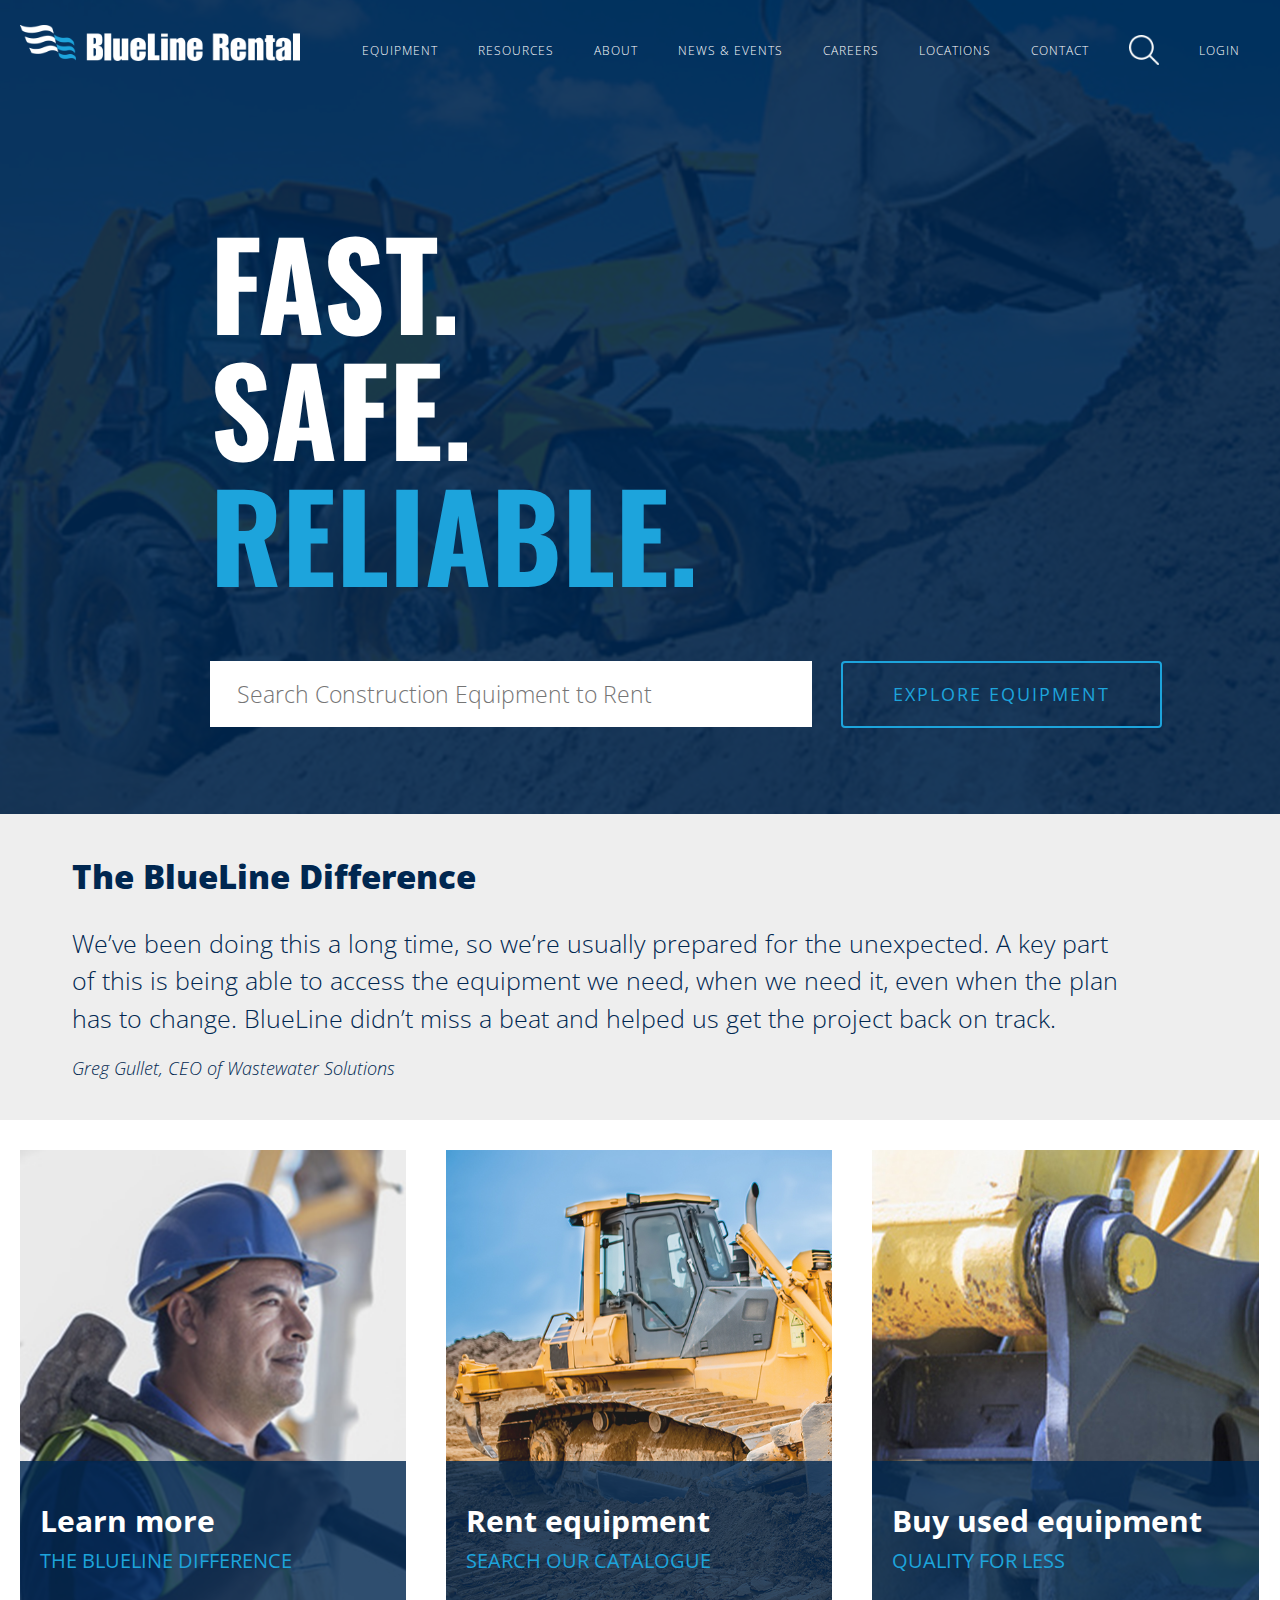
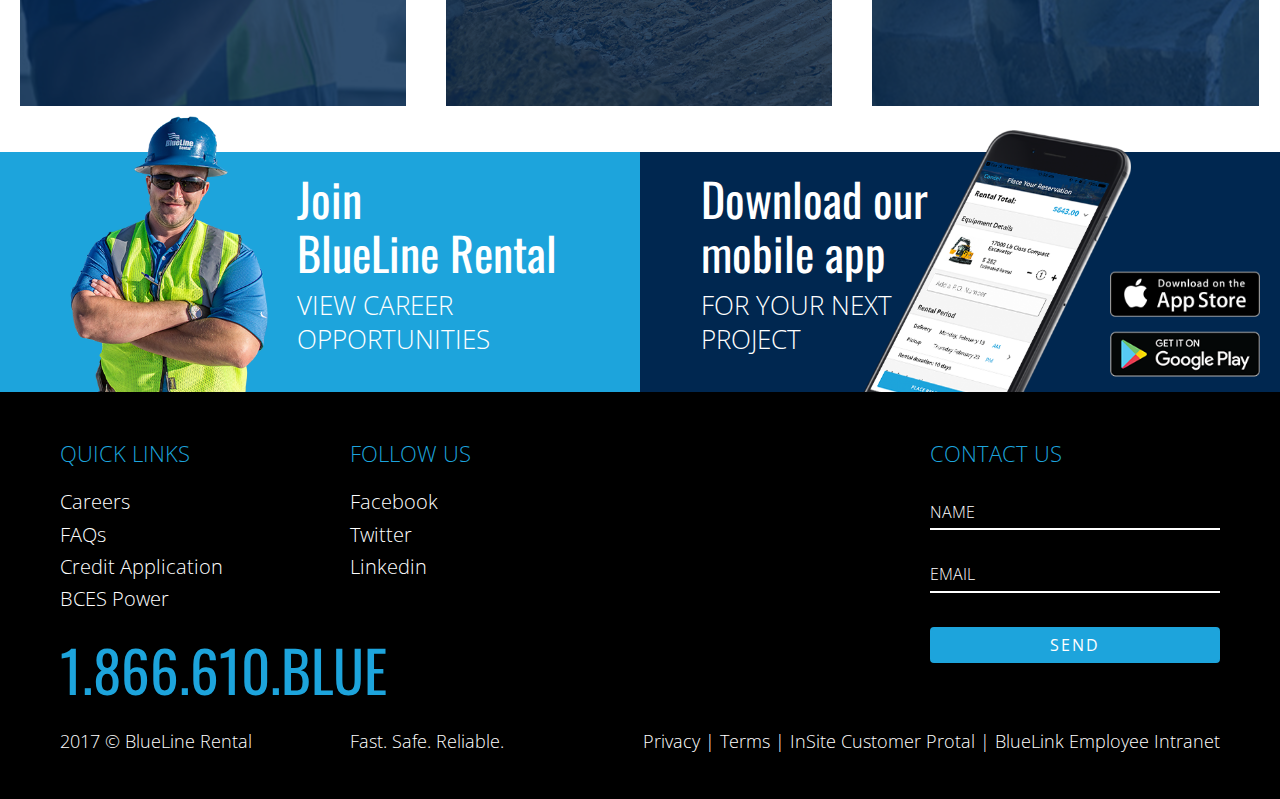
<file: index.html>
<!DOCTYPE html>
<html lang="en">
<head>
    <meta charset="UTF-8">
    <title>BLR Genesis</title>
    <meta name="viewport" content="width=device-width, initial-scale=1.0">
    <link rel="stylesheet" href="style.css">
</head>
<body>

    <!-- menu on top of every page -->
    <div class="menu">

        <!-- logo -->
        <a href="index.html" class="pull-left logo"><img src="img/logo.png" alt="blr-logo"></a>

        <!-- menu -->
        <ul class="pull-right">
            <li>
                <a href="#">Equipment</a>
                <ul>
                    <li><a href="">Rent Eqipment</a></li>
                    <li><a href="">Buy used equipment</a></li>
                </ul>
            </li>
            <li><a href="#">Resources</a></li>
            <li><a href="#">About</a></li>
            <li><a href="#">News & events</a></li>
            <li><a href="#">Careers</a></li>
            <li><a href="#">Locations</a></li>
            <li><a href="#">Contact</a></li>
            <li class="search">
                <a href="#"><img src="img/search.png" style="height: 30px;"></a>
                <form class="search-form">
                    <span class="close light-blue-font-color dark-blue-hover-font-color">&times;</span>
                    <input type="text" placeholder="Search in the website...">
                    <input type="submit">
                </form>
            </li>
            <li class="login"><a href="#">Login</a></li>
        </ul>
        <div class="clear"></div> <!-- please keep all .clear, they're very important! -->

    </div>

    <!-- homepage header -->
    <div class="header header-homepage" style="background-image: url('img/header-homepage.jpg')">

        <!-- main title -->
        <h1><span class="white-font-color">Fast.</span><span class="white-font-color">Safe.</span><span class="light-blue-font-color">Reliable.</span></h1>

        <!-- searchbar -->
        <div class="homepage-searchbar">
            <input type="text" placeholder="Search Construction Equipment to Rent">
            <button class="btn light-blue-btn white-hover-btn">explore equipment</button>
        </div>

    </div>

    <!-- grey box introduction -->
    <div class="homepage-introduction">
        <div class="container">
            <h3>The BlueLine Difference</h3>
            <p>
                We’ve been doing this a long time, so we’re usually prepared for the unexpected. A key part of this is being able to access the equipment we need, when we need it, even when the plan
                has to change. BlueLine didn’t miss a beat and helped us get the project back on track.
            </p>
            <p><i>Greg Gullet, CEO of Wastewater Solutions</i></p>
        </div>
    </div>

    <!-- link boxes -->
    <div class="max-container">
        <a href="" class="homepage-boxes pull-left" style="background-image: url('img/homepage-box1.png')">
            <h6 class="white-font-color">Learn more</h6>
            <p class="light-blue-font-color">The BlueLine difference</p>
            <span class="btn white-btn light-blue-hover-btn">Learn more</span>
        </a>
        <a href="" class="homepage-boxes pull-left" style="background-image: url('img/homepage-box2.jpg')">
            <h6 class="white-font-color">Rent equipment</h6>
            <p class="light-blue-font-color">Search our catalogue</p>
            <span class="btn white-btn light-blue-hover-btn">Rent equipment</span>
        </a>
        <a href="" class="homepage-boxes pull-left" style="background-image: url('img/homepage-box3.jpg')">
            <h6 class="white-font-color">Buy used equipment</h6>
            <p class="light-blue-font-color">Quality for less</p>
            <span class="btn white-btn light-blue-hover-btn">Buy equipment</span>
        </a>
        <div class="clear"></div>
    </div>

    <!-- bottom link stripe with images -->
    <div class="homepage-stripe max-container">

        <!-- link to career page -->
        <div class="stripe-btn light-blue-bg darker-light-blue-bg-hover pull-left">
            <a href="">

                <!-- man image -->
                <img src="img/join-career.png" alt="view-career-opportunities" class="stripe-block man-image">

                <!-- text -->
                <div class="stripe-block">
                    <h5 class="white-font-color">
                        <span style="display: block;">Join</span>
                        BlueLine Rental
                    </h5>
                    <p class="white-font-color">View career opportunities</p>
                </div>

            </a>
        </div>

        <!-- link to app stores -->
        <div class="stripe-btn dark-blue-bg pull-right align-right">

            <!-- text -->
            <div class="stripe-block">
                <h5 class="white-font-color">
                    <span style="display: block;">Download our</span>
                    mobile app
                </h5>
                <p class="white-font-color">For your next project</p>
            </div>

            <!-- phone image -->
            <img src="img/download-app.png" alt="download-our-app" class="stripe-block phone-image">

            <!-- apple and google buttons -->
            <div class="stripe-block store-btns">
                <a href=""><img src="img/app-store-btn.png" alt="app-store"></a>
                <a href=""><img src="img/google-play-btn.png" alt="google-play"></a>
            </div>

        </div>

        <div class="clear"></div>
    </div>

    <!-- footer -->
    <div class="footer">
        <div class="container">

            <!-- menu column -->
            <div class="col-3 pull-left">
                <p class="light-blue-font-color">Quick links</p>
                <ul>
                    <li><a href="">Careers</a></li>
                    <li><a href="">FAQs</a></li>
                    <li><a href="">Credit Application</a></li>
                    <li><a href="">BCES Power</a></li>
                </ul>
            </div>

            <!-- social column -->
            <div class="col-3 pull-left">
                <p class="light-blue-font-color">Follow us</p>
                <ul>
                    <li><a href="">Facebook</a></li>
                    <li><a href="">Twitter</a></li>
                    <li><a href="">Linkedin</a></li>
                </ul>
            </div>

            <!-- contact form -->
            <div class="col-3 pull-right contact-form">
                <p class="light-blue-font-color">Contact us</p>
                <form>
                    <label>Name</label>
                    <input type="text" placeholder="NAME">
                    <label>Email</label>
                    <input type="email" placeholder="EMAIL">
                    <button class="btn light-blue-btn">Send</button>
                </form>
            </div>

            <!-- phone number -->
            <a href="tel:1.866.610.BLUE" class="phone-number pull-left light-blue-font-color">1.866.610.BLUE</a>

            <div class="clear"></div>

            <!-- copyright -->
            <p class="copyright white-font-color">
                <span class="pull-left">2017 &copy; BlueLine Rental</span>
                <span class="pull-left">Fast. Safe. Reliable.</span>
                <span class="pull-right">
                    <a href="" target="_blank">Privacy</a> |
                    <a href="" target="_blank">Terms</a> |
                    <a href="" target="_blank">InSite Customer Protal</a> |
                    <a href="" target="_blank">BlueLink Employee Intranet</a>
                </span>
            </p>
            <div class="clear"></div>

        </div>
    </div>

    <!-- jQuery and custom scripts -->
    <script src="https://code.jquery.com/jquery-2.2.4.min.js" integrity="sha256-BbhdlvQf/xTY9gja0Dq3HiwQF8LaCRTXxZKRutelT44=" crossorigin="anonymous"></script>
    <script src="js/custom.js"></script>
</body>
</html>
</file>
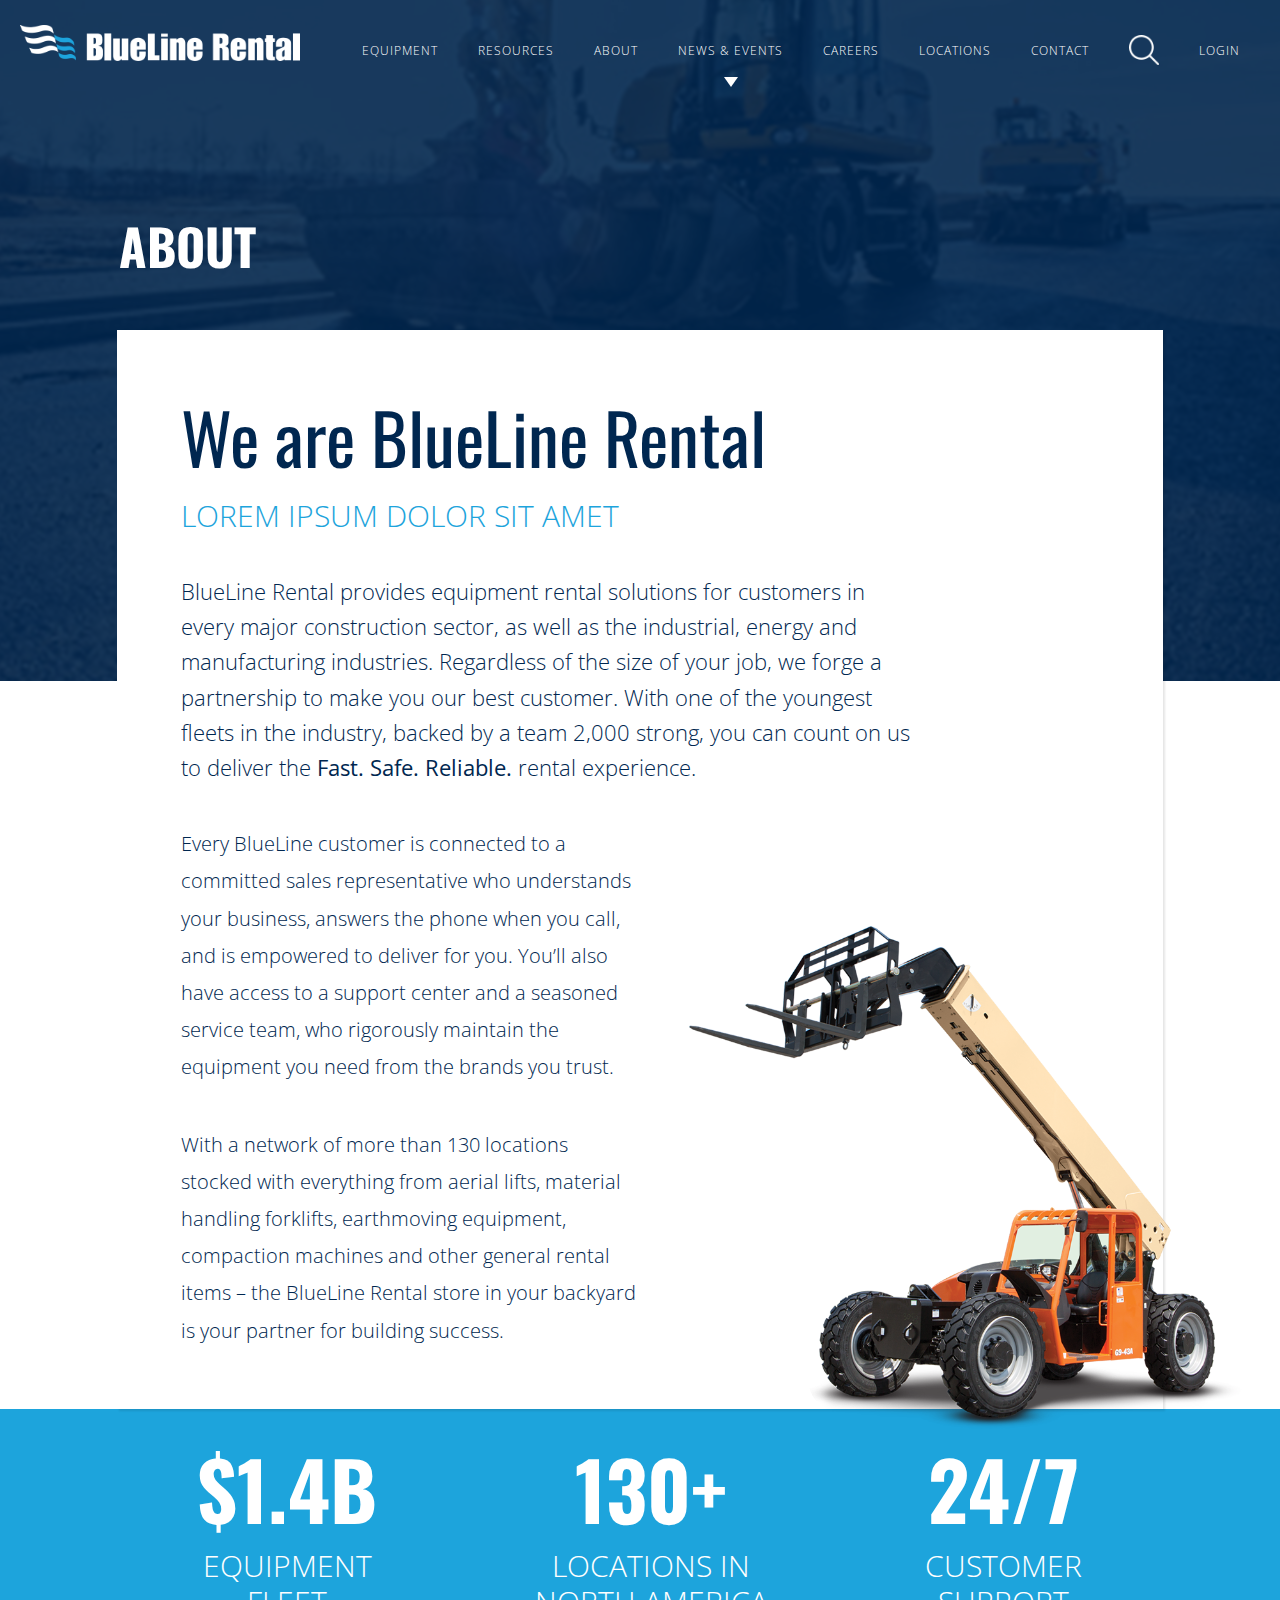
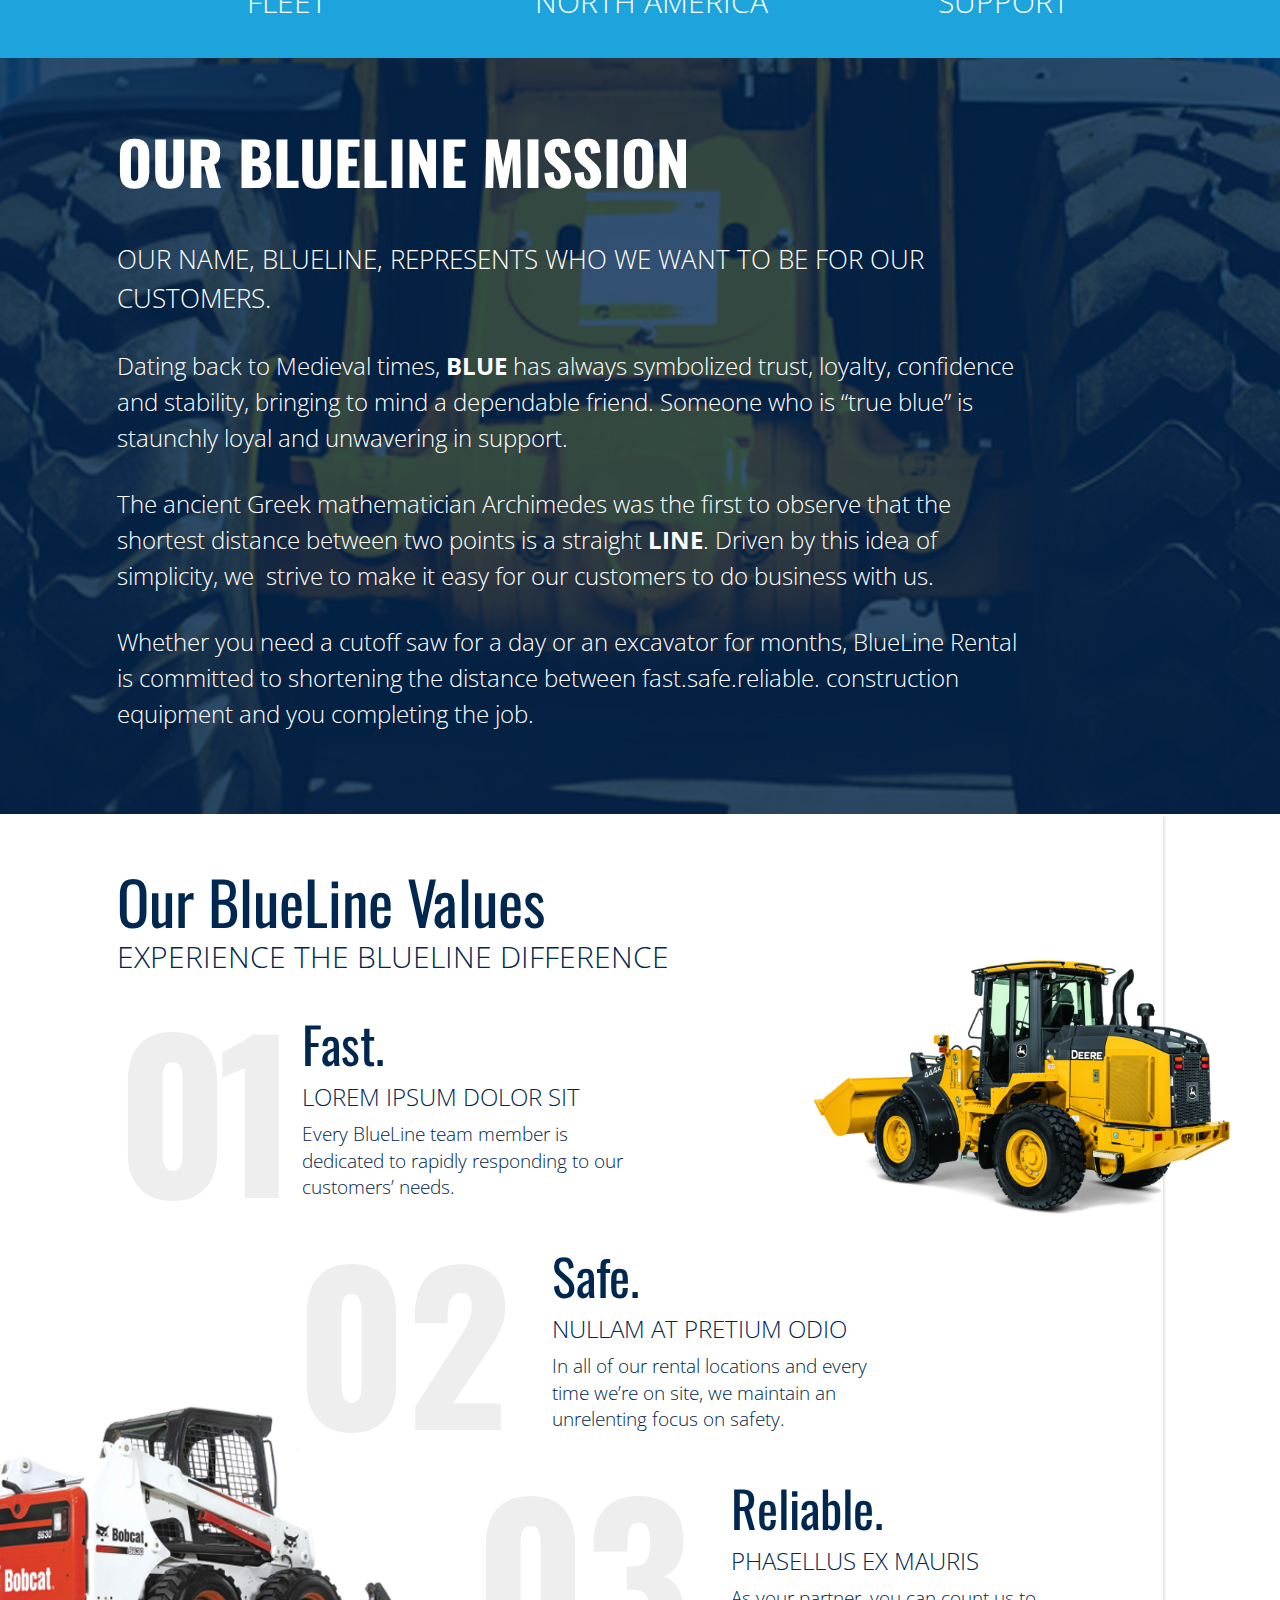
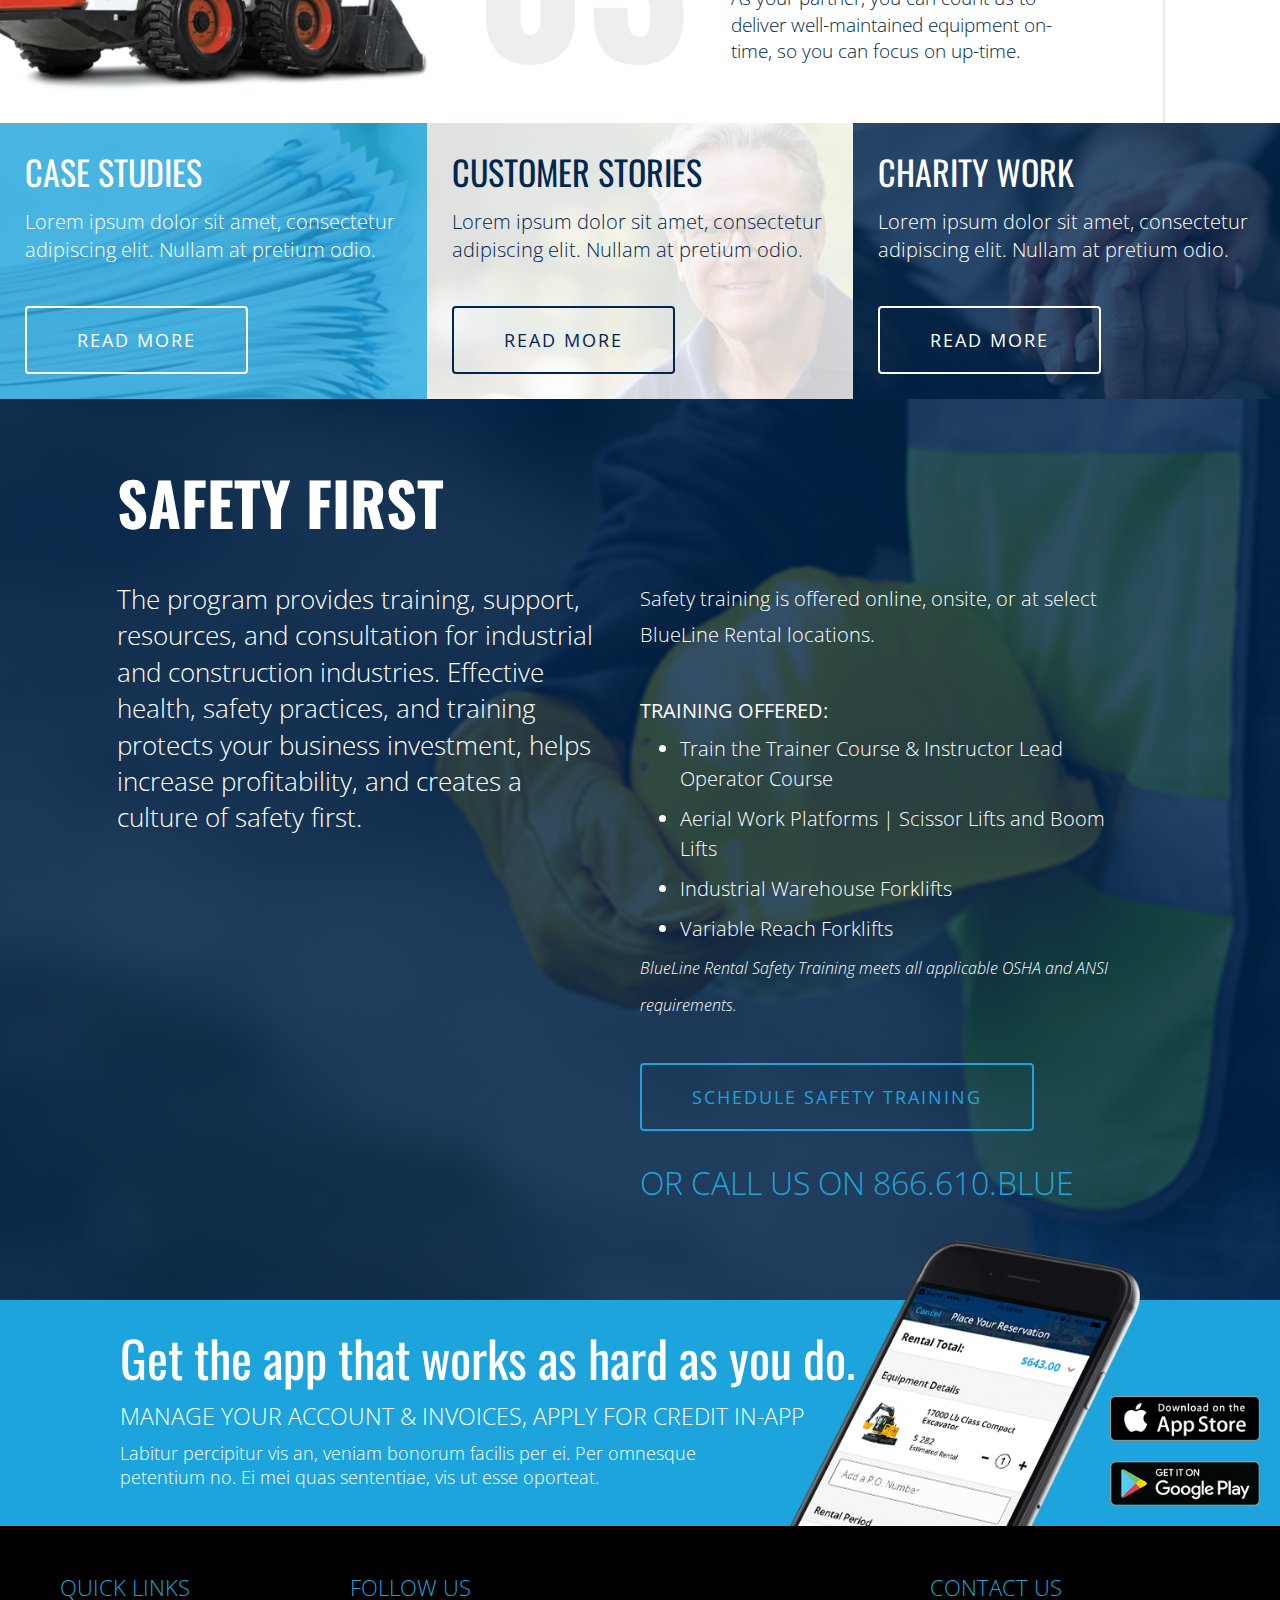
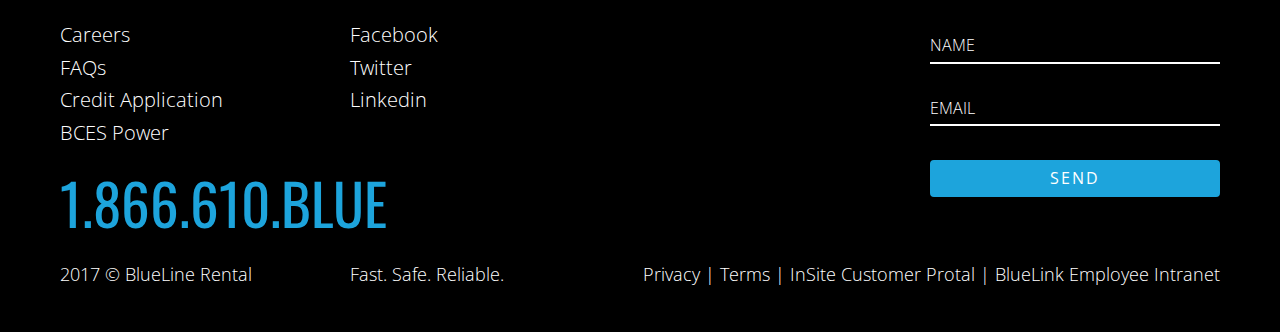
<file: about.html>
<!DOCTYPE html>
<html lang="en">
<head>
    <meta charset="UTF-8">
    <title>BLR Genesis</title>
    <meta name="viewport" content="width=device-width, initial-scale=1.0">
    <link rel="stylesheet" href="style.css">
</head>
<body>

    <!-- menu on top of every page -->
    <div class="menu">

        <!-- logo -->
        <a href="index.html" class="pull-left logo"><img src="img/logo.png" alt="blr-logo"></a>

        <!-- menu -->
        <ul class="pull-right">
            <li><a href="landing-earth-movers.html">Equipment</a></li>
            <li><a href="">Resources</a></li>
            <li><a href="">About</a></li>
            <li><a href="news.html" class="active">News & events</a></li>
            <li><a href="">Careers</a></li>
            <li><a href="">Locations</a></li>
            <li><a href="">Contact</a></li>
            <li class="search"><a href=""><img src="img/search.png" style="height: 30px;"></a></li>
            <li class="login"><a href="">Login</a></li>
        </ul>
        <div class="clear"></div> <!-- please keep all .clear, they're very important! -->

    </div>

    <!-- about header -->
    <div class="header header-about" style="background-image: url('img/header-about.jpg')">

        <!-- about title -->
        <h1 class="white-font-color">About</h1>

    </div>

    <!-- first white box -->
    <div class="about-first-box white-bg">

        <!-- text -->
        <h2>We are BlueLine Rental</h2>
        <h3>Lorem ipsum dolor sit amet</h3>
        <p class="about-intro">
            BlueLine Rental provides equipment rental solutions for customers in every major construction sector, as well as the industrial, energy and manufacturing industries. Regardless of the
            size of your job, we forge a partnership to make you our best customer. With one of the youngest fleets in the industry, backed by a team 2,000 strong, you can count on us to deliver
            the <strong>Fast. Safe. Reliable.</strong> rental experience.
        </p>
        <p>
            Every BlueLine customer is connected to a committed sales representative who understands your business, answers the phone when you call, and is empowered to deliver for you. You’ll also
            have access to a support center and a seasoned service team, who rigorously maintain the equipment you need from the brands you trust.
        </p>
        <p>
            With a network of more than 130 locations stocked with everything from aerial lifts, material handling forklifts, earthmoving equipment, compaction machines and other general rental
            items – the BlueLine Rental store in your backyard is your partner for building success.
        </p>

        <!-- image -->
        <img src="img/fork-lift.png" alt="image-title">

    </div>

    <!-- stats section -->
    <div class="about-stats light-blue-bg align-center">
        <p>
            <strong>$1.4B</strong>
            equipment<br>fleet
        </p>
        <p>
            <strong>130+</strong>
            locations in<br>north america
        </p>
        <p>
            <strong>24/7</strong>
            customer<br>support
        </p>
    </div>

    <!-- mission section -->
    <div class="about-mission" style="background-image: url('img/about-mission.jpg')">
        <div>
            <h2>Our blueline mission</h2>
            <p class="about-mission-intro">
                Our name, BlueLine, represents who we want to be for our customers.
            </p>
            <p>
                 Dating back to Medieval times, <strong>blue</strong> has always symbolized trust, loyalty, confidence and stability, bringing to mind a dependable friend. Someone who is “true blue” is staunchly
                 loyal and unwavering in support.
            </p>
            <p>
                 The ancient Greek mathematician Archimedes was the first to observe that the shortest distance between two points is a straight <strong>line</strong>. Driven by this idea of simplicity, we  strive
                 to make it easy for our customers to do business with us.
            </p>
            <p>
                 Whether you need a cutoff saw for a day or an excavator for months, BlueLine Rental is committed to shortening the distance between fast.safe.reliable. construction equipment and
                 you completing the job.
            </p>
        </div>
    </div>

    <!-- values section -->
    <div class="about-values">

        <!-- image on top right corner -->
        <img src="img/equipment3.png" alt="image-title" class="about-values-top">

        <!-- image on bottom left corner -->
        <img src="img/equipment2.png" alt="image-title" class="about-values-bottom">

        <!-- title and subtitle -->
        <h2>Our BlueLine Values</h2>
        <h3>experience the blueline difference</h3>

        <!-- first block -->
        <div class="about-values-block first">
            <strong class="about-values-number">01</strong>
            <p class="about-values-text">
                <strong>Fast.</strong>
                <span>Lorem ipsum dolor sit</span>
                Every BlueLine team member is dedicated to rapidly responding to our customers’ needs.
            </p>
        </div>

        <!-- second block -->
        <div class="about-values-block second">
            <strong class="about-values-number">02</strong>
            <p class="about-values-text">
                <strong>Safe.</strong>
                <span>Nullam at pretium odio</span>
                In all of our rental locations and every time we’re on site, we maintain an unrelenting focus on safety.
            </p>
        </div>

        <!-- third block -->
        <div class="about-values-block third">
            <strong class="about-values-number">03</strong>
            <p class="about-values-text">
                <strong>Reliable.</strong>
                <span>Phasellus ex mauris</span>
                As your partner, you can count us to deliver well-maintained equipment on-time, so you can focus on up-time.
            </p>
        </div>

    </div>

    <!-- three articles -->
    <div class="about-articles">
        <a href="" class="middle" style="background-image: url('img/about-article1.jpg')">
            <h5>Case studies</h5>
            <p>Lorem ipsum dolor sit amet, consectetur adipiscing elit. Nullam at pretium odio. </p>
            <span class="btn">Read more</span>
        </a>
        <a href="" class="light" style="background-image: url('img/about-article2.jpg')">
            <h5>Customer stories</h5>
            <p>Lorem ipsum dolor sit amet, consectetur adipiscing elit. Nullam at pretium odio. </p>
            <span class="btn">Read more</span>
        </a>
        <a href="" class="dark" style="background-image: url('img/about-article3.jpg')">
            <h5>Charity work</h5>
            <p>Lorem ipsum dolor sit amet, consectetur adipiscing elit. Nullam at pretium odio. </p>
            <span class="btn">Read more</span>
        </a>
    </div>

    <!-- safety section -->
    <div class="about-safety" style="background-image: url('img/about-safety.jpg')">
        <div>
            <h2>Safety first</h2>

            <!-- left column -->
            <div class="col-2 pull-left">
                <p class="safety-intro">
                    The program provides training, support, resources, and consultation for industrial and construction industries. Effective health, safety practices, and training protects
                    your business investment, helps increase profitability, and creates a culture of safety first.
                </p>
            </div>

            <!-- right column -->
            <div class="col-2 pull-right">
                <p>Safety training is offered online, onsite, or at select BlueLine Rental locations.</p>
                <p style="text-transform:uppercase;margin-bottom: 0;"><strong>Training offered:</strong></p>
                <ul>
                    <li>Train the Trainer Course & Instructor Lead Operator Course</li>
                    <li>Aerial Work Platforms | Scissor Lifts and Boom Lifts</li>
                    <li>Industrial Warehouse Forklifts</li>
                    <li>Variable Reach Forklifts</li>
                </ul>
                <p><i>BlueLine Rental Safety Training meets all applicable OSHA and ANSI requirements.</i></p>
                <a href="" class="btn light-blue-btn white-hover-btn">schedule safety training</a>
                <h5>or call us on 866.610.BLUE</h5>
            </div>

            <div class="clear"></div>
        </div>
    </div>

    <!-- bottom blue stripe -->
    <div class="landing-bottom-stripe light-blue-bg align-right">

        <!-- text -->
        <div>
            <h5 class="white-font-color">Get the app that works as hard as you do.</h5>
            <h6 class="white-font-color">manage your account & Invoices, apply for credit in-app</h6>
            <p class="white-font-color">Labitur percipitur vis an, veniam bonorum facilis per ei. Per omnesque petentium no. Ei mei quas sententiae, vis ut esse oporteat.</p>
        </div>

        <!-- phone image -->
        <div class="landing-bottom-phone">
            <img src="img/landing-bottom-stripe.png" alt="iphone">
        </div>

        <!-- app stores buttons -->
        <div class="landing-bottom-btns">
            <a href="" target="_blank"><img src="img/app-store-btn.png" alt="app-store"></a>
            <a href="" target="_blank"><img src="img/google-play-btn.png" alt="google-play"></a>
        </div>

    </div>

    <!-- footer -->
    <div class="footer">
        <div class="container">

            <!-- menu column -->
            <div class="col-3 pull-left">
                <p class="light-blue-font-color">Quick links</p>
                <ul>
                    <li><a href="">Careers</a></li>
                    <li><a href="">FAQs</a></li>
                    <li><a href="">Credit Application</a></li>
                    <li><a href="">BCES Power</a></li>
                </ul>
            </div>

            <!-- social column -->
            <div class="col-3 pull-left">
                <p class="light-blue-font-color">Follow us</p>
                <ul>
                    <li><a href="">Facebook</a></li>
                    <li><a href="">Twitter</a></li>
                    <li><a href="">Linkedin</a></li>
                </ul>
            </div>

            <!-- contact form -->
            <div class="col-3 pull-right contact-form">
                <p class="light-blue-font-color">Contact us</p>
                <form>
                    <label>Name</label>
                    <input type="text" placeholder="NAME">
                    <label>Email</label>
                    <input type="email" placeholder="EMAIL">
                    <button class="btn light-blue-btn">Send</button>
                </form>
            </div>

            <!-- phone number -->
            <a href="tel:1.866.610.BLUE" class="phone-number pull-left light-blue-font-color">1.866.610.BLUE</a>

            <div class="clear"></div>

            <!-- copyright -->
            <p class="copyright white-font-color">
                <span class="pull-left">2017 &copy; BlueLine Rental</span>
                <span class="pull-left">Fast. Safe. Reliable.</span>
                <span class="pull-right">
                    <a href="" target="_blank">Privacy</a> |
                    <a href="" target="_blank">Terms</a> |
                    <a href="" target="_blank">InSite Customer Protal</a> |
                    <a href="" target="_blank">BlueLink Employee Intranet</a>
                </span>
            </p>
            <div class="clear"></div>

        </div>
    </div>

    <!-- jQuery and custom scripts -->
    <script src="https://code.jquery.com/jquery-2.2.4.min.js" integrity="sha256-BbhdlvQf/xTY9gja0Dq3HiwQF8LaCRTXxZKRutelT44=" crossorigin="anonymous"></script>
    <script src="js/custom.js"></script>
</body>
</html>
</file>
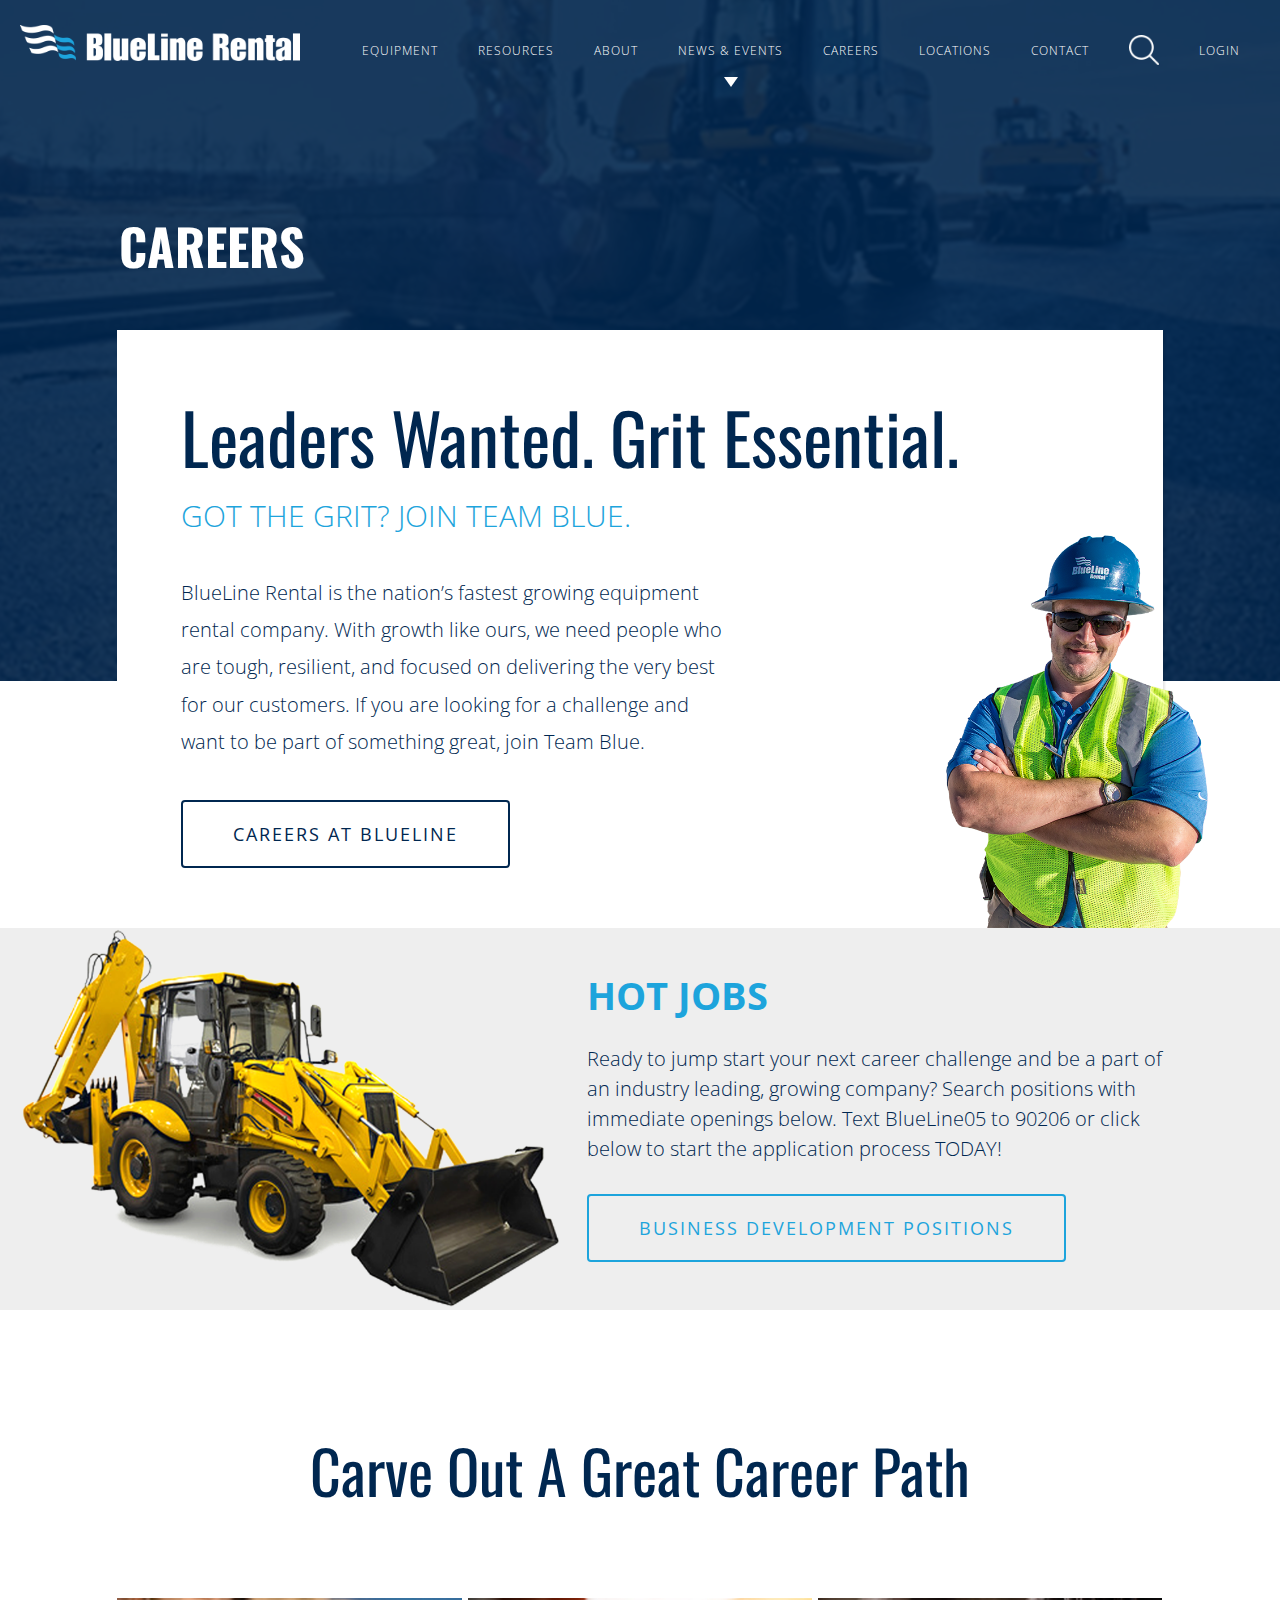
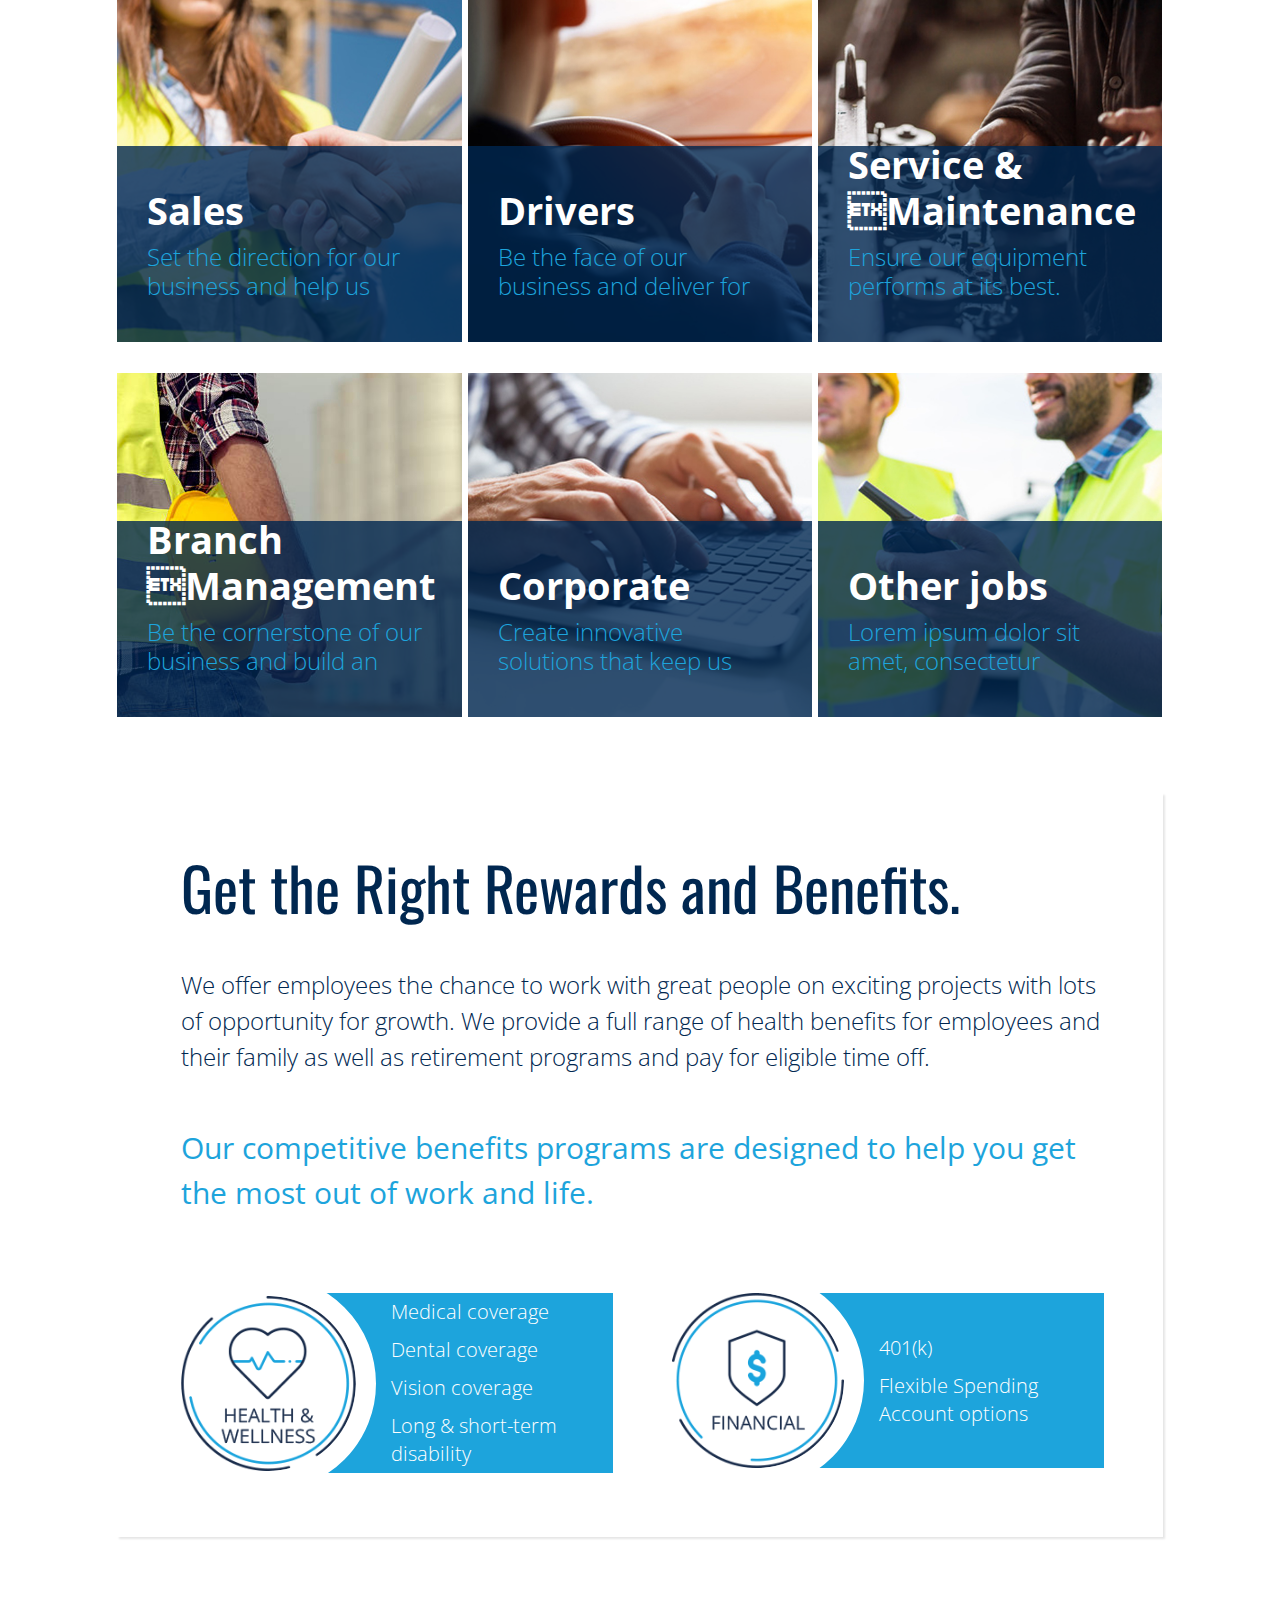
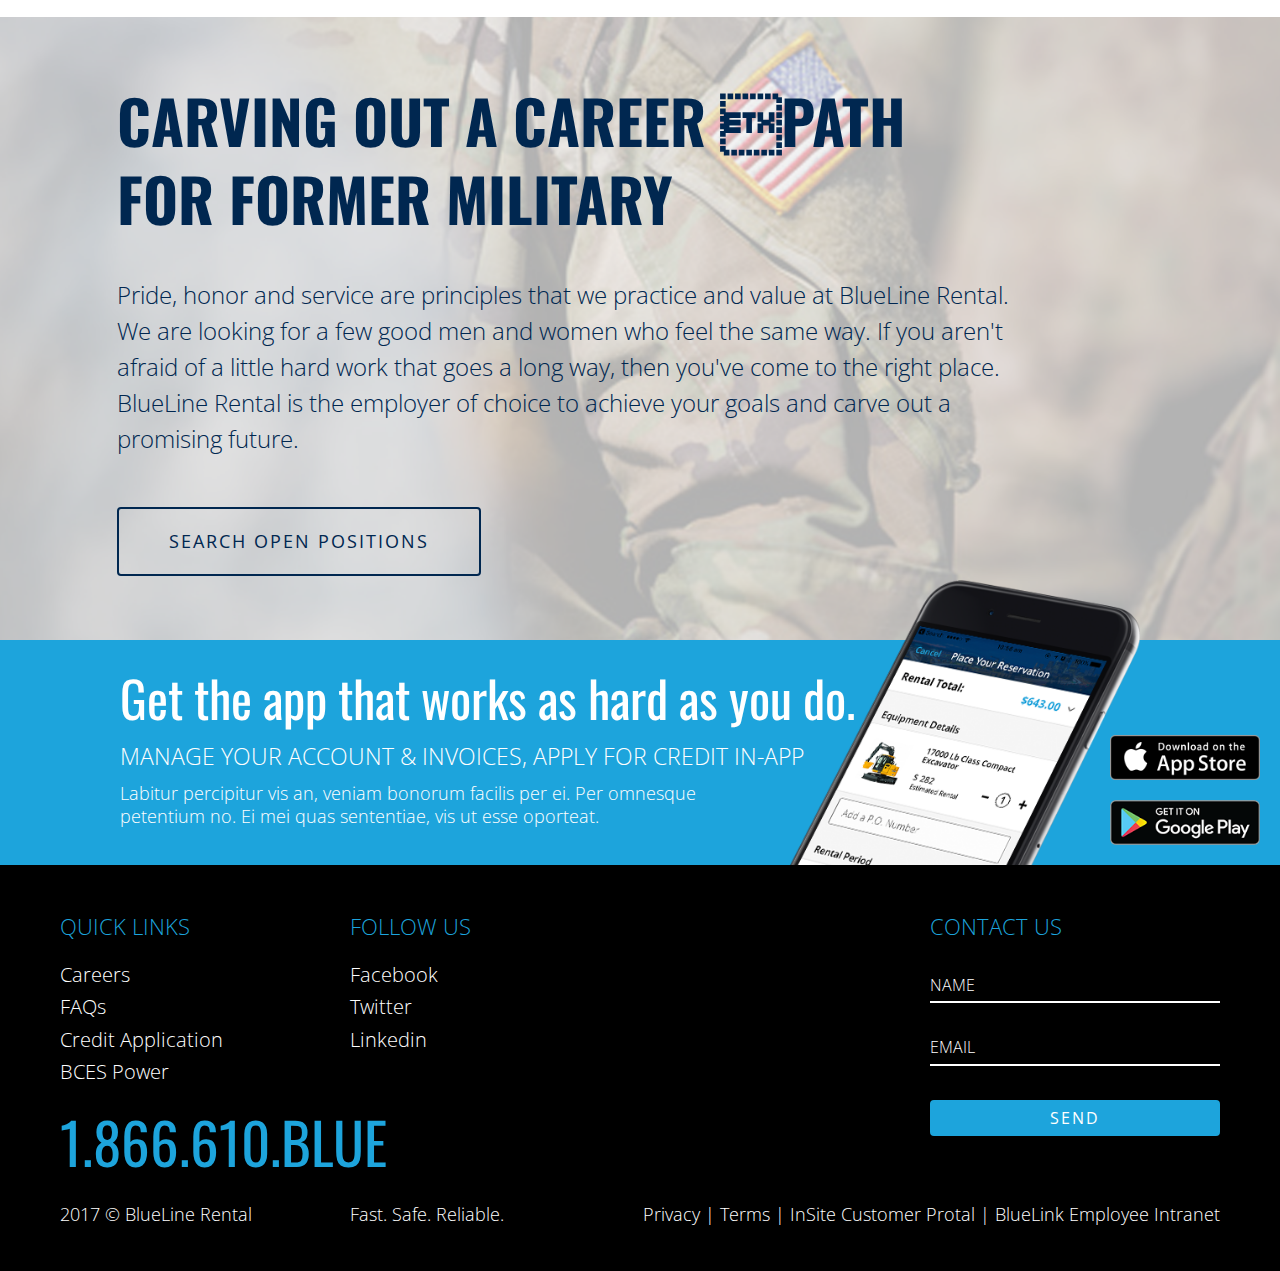
<file: careers.html>
<!DOCTYPE html>
<html lang="en">
<head>
    <meta charset="UTF-8">
    <title>BLR Genesis</title>
    <meta name="viewport" content="width=device-width, initial-scale=1.0">
    <link rel="stylesheet" href="style.css">
</head>
<body>

    <!-- menu on top of every page -->
    <div class="menu">

        <!-- logo -->
        <a href="index.html" class="pull-left logo"><img src="img/logo.png" alt="blr-logo"></a>

        <!-- menu -->
        <ul class="pull-right">
            <li><a href="landing-earth-movers.html">Equipment</a></li>
            <li><a href="">Resources</a></li>
            <li><a href="">About</a></li>
            <li><a href="news.html" class="active">News & events</a></li>
            <li><a href="">Careers</a></li>
            <li><a href="">Locations</a></li>
            <li><a href="">Contact</a></li>
            <li class="search"><a href=""><img src="img/search.png" style="height: 30px;"></a></li>
            <li class="login"><a href="">Login</a></li>
        </ul>
        <div class="clear"></div> <!-- please keep all .clear, they're very important! -->

    </div>

    <!-- careers header -->
    <div class="header header-careers" style="background-image: url('img/header-careers.jpg')">

        <!-- careers title -->
        <h1 class="white-font-color">Careers</h1>

    </div>

    <!-- first white box -->
    <div class="careers-first-box white-bg">

        <!-- text -->
        <h2>Leaders Wanted. Grit Essential.</h2>
        <h3 class="light-blue-font-color">Got the Grit? Join Team BLUE.</h3>
        <p>
            BlueLine Rental is the nation’s fastest growing equipment rental company. With growth like ours, we need people who are tough, resilient, and focused on delivering the very best for our
            customers. If you are looking for a challenge and want to be part of something great, join Team Blue.
        </p>

        <!-- button -->
        <a href="" class="btn dark-blue-btn light-blue-hover-btn">Careers at blueline</a>
        <div class="clear"></div>

        <!-- image -->
        <img src="img/join-career2.png" alt="join-careers">

    </div>

    <!-- hot jobs section -->
    <div class="careers-hot-jobs light-grey-bg">
        <div class="max-container">

            <!-- image -->
            <img src="img/careers-hotjobs.png" alt="image-title">

            <!-- text -->
            <div class="careers-hot-jobs-text">
                <h4 class="light-blue-font-color">Hot jobs</h4>
                <p>
                    Ready to jump start your next career challenge and be a part of an industry leading, growing company? Search positions with immediate openings below. Text BlueLine05 to 90206 or
                    click below to start the application process TODAY!
                </p>
                <a href="" class="btn light-blue-btn dark-blue-hover-btn">Business Development Positions</a>
            </div>

        </div>
    </div>

    <!-- careers link boxes -->
    <div class="careers-boxes max-container">
        <h2 class="align-center">Carve Out A Great Career Path</h2>

        <!-- boxes -->
        <a href="" class="careers-box" style="background-image: url('img/careers-box1.jpg')">
            <div>
                <h5 class="white-font-color">Sales</h5>
                <p class="light-blue-font-color">Set the direction for our business and help us grow.</p>
                <span class="btn white-btn light-blue-hover-btn">Search jobs</span>
            </div>
        </a>
        <a href="" class="careers-box" style="background-image: url('img/careers-box2.jpg')">
            <div>
                <h5 class="white-font-color">Drivers</h5>
                <p class="light-blue-font-color">Be the face of our business and deliver for our customers.</p>
                <span class="btn white-btn light-blue-hover-btn">Search jobs</span>
            </div>
        </a>
        <a href="" class="careers-box" style="background-image: url('img/careers-box3.jpg')">
            <div>
                <h5 class="white-font-color">Service & Maintenance</h5>
                <p class="light-blue-font-color">Ensure our equipment performs at its best.</p>
                <span class="btn white-btn light-blue-hover-btn">Search jobs</span>
            </div>
        </a>
        <a href="" class="careers-box" style="background-image: url('img/careers-box4.jpg')">
            <div>
                <h5 class="white-font-color">Branch Management</h5>
                <p class="light-blue-font-color">Be the cornerstone of our business and build an environment that supports our employees and customers.</p>
                <span class="btn white-btn light-blue-hover-btn">Search jobs</span>
            </div>
        </a>
        <a href="" class="careers-box" style="background-image: url('img/careers-box5.jpg')">
            <div>
                <h5 class="white-font-color">Corporate</h5>
                <p class="light-blue-font-color">Create innovative solutions that keep us moving forward.</p>
                <span class="btn white-btn light-blue-hover-btn">Search jobs</span>
            </div>
        </a>
        <a href="" class="careers-box" style="background-image: url('img/careers-box6.jpg')">
            <div>
                <h5 class="white-font-color">Other jobs</h5>
                <p class="light-blue-font-color">Lorem ipsum dolor sit amet, consectetur adipiscing elit.</p>
                <span class="btn white-btn light-blue-hover-btn">Search jobs</span>
            </div>
        </a>

    </div>

    <!-- careers rewards -->
    <div class="careers-rewards">

        <!-- text -->
        <h2>Get the Right Rewards and Benefits.</h2>
        <p>
            We offer employees the chance to work with great people on exciting projects with lots of opportunity for growth. We provide a full range of health benefits for employees and their
            family as well as retirement programs and pay for eligible time off.
        </p>
        <p class="light-blue-font-color">
            <strong>
                Our competitive benefits programs are designed to help you get the most out of work and life.
            </strong>
        </p>

        <!-- medals -->
        <div class="careers-medal light-blue-bg">
            <img src="img/careers-medal1.png" alt="careers-reward">
            <ul>
                <li>Medical coverage</li>
                <li>Dental coverage</li>
                <li>Vision coverage</li>
                <li>Long & short-term disability</li>
            </ul>
        </div>
        <div class="careers-medal light-blue-bg">
            <img src="img/careers-medal2.png" alt="careers-reward">
            <ul>
                <li>401(k)</li>
                <li>Flexible Spending Account options</li>
            </ul>
        </div>

    </div>

    <!-- search open positions -->
    <div class="careers-search-open-positions" style="background-image: url('img/careers-open-positions.png')">
        <div>
            <h2>Carving out a Career Path for Former Military</h2>
            <p>
                Pride, honor and service are principles that we practice and value at BlueLine Rental. We are looking for a few good men and women who feel the same way. If you aren't afraid of a
                little hard work that goes a long way, then you've come to the right place. BlueLine Rental is the employer of choice to achieve your goals and carve out a promising future.
            </p>
            <a href="" class="btn dark-blue-btn light-blue-hover-btn">Search open positions</a>
        </div>
    </div>

    <!-- bottom blue stripe -->
    <div class="landing-bottom-stripe light-blue-bg align-right">

        <!-- text -->
        <div>
            <h5 class="white-font-color">Get the app that works as hard as you do.</h5>
            <h6 class="white-font-color">manage your account & Invoices, apply for credit in-app</h6>
            <p class="white-font-color">Labitur percipitur vis an, veniam bonorum facilis per ei. Per omnesque petentium no. Ei mei quas sententiae, vis ut esse oporteat.</p>
        </div>

        <!-- phone image -->
        <div class="landing-bottom-phone">
            <img src="img/landing-bottom-stripe.png" alt="iphone">
        </div>

        <!-- app stores buttons -->
        <div class="landing-bottom-btns">
            <a href="" target="_blank"><img src="img/app-store-btn.png" alt="app-store"></a>
            <a href="" target="_blank"><img src="img/google-play-btn.png" alt="google-play"></a>
        </div>

    </div>

    <!-- footer -->
    <div class="footer">
        <div class="container">

            <!-- menu column -->
            <div class="col-3 pull-left">
                <p class="light-blue-font-color">Quick links</p>
                <ul>
                    <li><a href="">Careers</a></li>
                    <li><a href="">FAQs</a></li>
                    <li><a href="">Credit Application</a></li>
                    <li><a href="">BCES Power</a></li>
                </ul>
            </div>

            <!-- social column -->
            <div class="col-3 pull-left">
                <p class="light-blue-font-color">Follow us</p>
                <ul>
                    <li><a href="">Facebook</a></li>
                    <li><a href="">Twitter</a></li>
                    <li><a href="">Linkedin</a></li>
                </ul>
            </div>

            <!-- contact form -->
            <div class="col-3 pull-right contact-form">
                <p class="light-blue-font-color">Contact us</p>
                <form>
                    <label>Name</label>
                    <input type="text" placeholder="NAME">
                    <label>Email</label>
                    <input type="email" placeholder="EMAIL">
                    <button class="btn light-blue-btn">Send</button>
                </form>
            </div>

            <!-- phone number -->
            <a href="tel:1.866.610.BLUE" class="phone-number pull-left light-blue-font-color">1.866.610.BLUE</a>

            <div class="clear"></div>

            <!-- copyright -->
            <p class="copyright white-font-color">
                <span class="pull-left">2017 &copy; BlueLine Rental</span>
                <span class="pull-left">Fast. Safe. Reliable.</span>
                <span class="pull-right">
                    <a href="" target="_blank">Privacy</a> |
                    <a href="" target="_blank">Terms</a> |
                    <a href="" target="_blank">InSite Customer Protal</a> |
                    <a href="" target="_blank">BlueLink Employee Intranet</a>
                </span>
            </p>
            <div class="clear"></div>

        </div>
    </div>

    <!-- jQuery and custom scripts -->
    <script src="https://code.jquery.com/jquery-2.2.4.min.js" integrity="sha256-BbhdlvQf/xTY9gja0Dq3HiwQF8LaCRTXxZKRutelT44=" crossorigin="anonymous"></script>
    <script src="js/custom.js"></script>
</body>
</html>
</file>
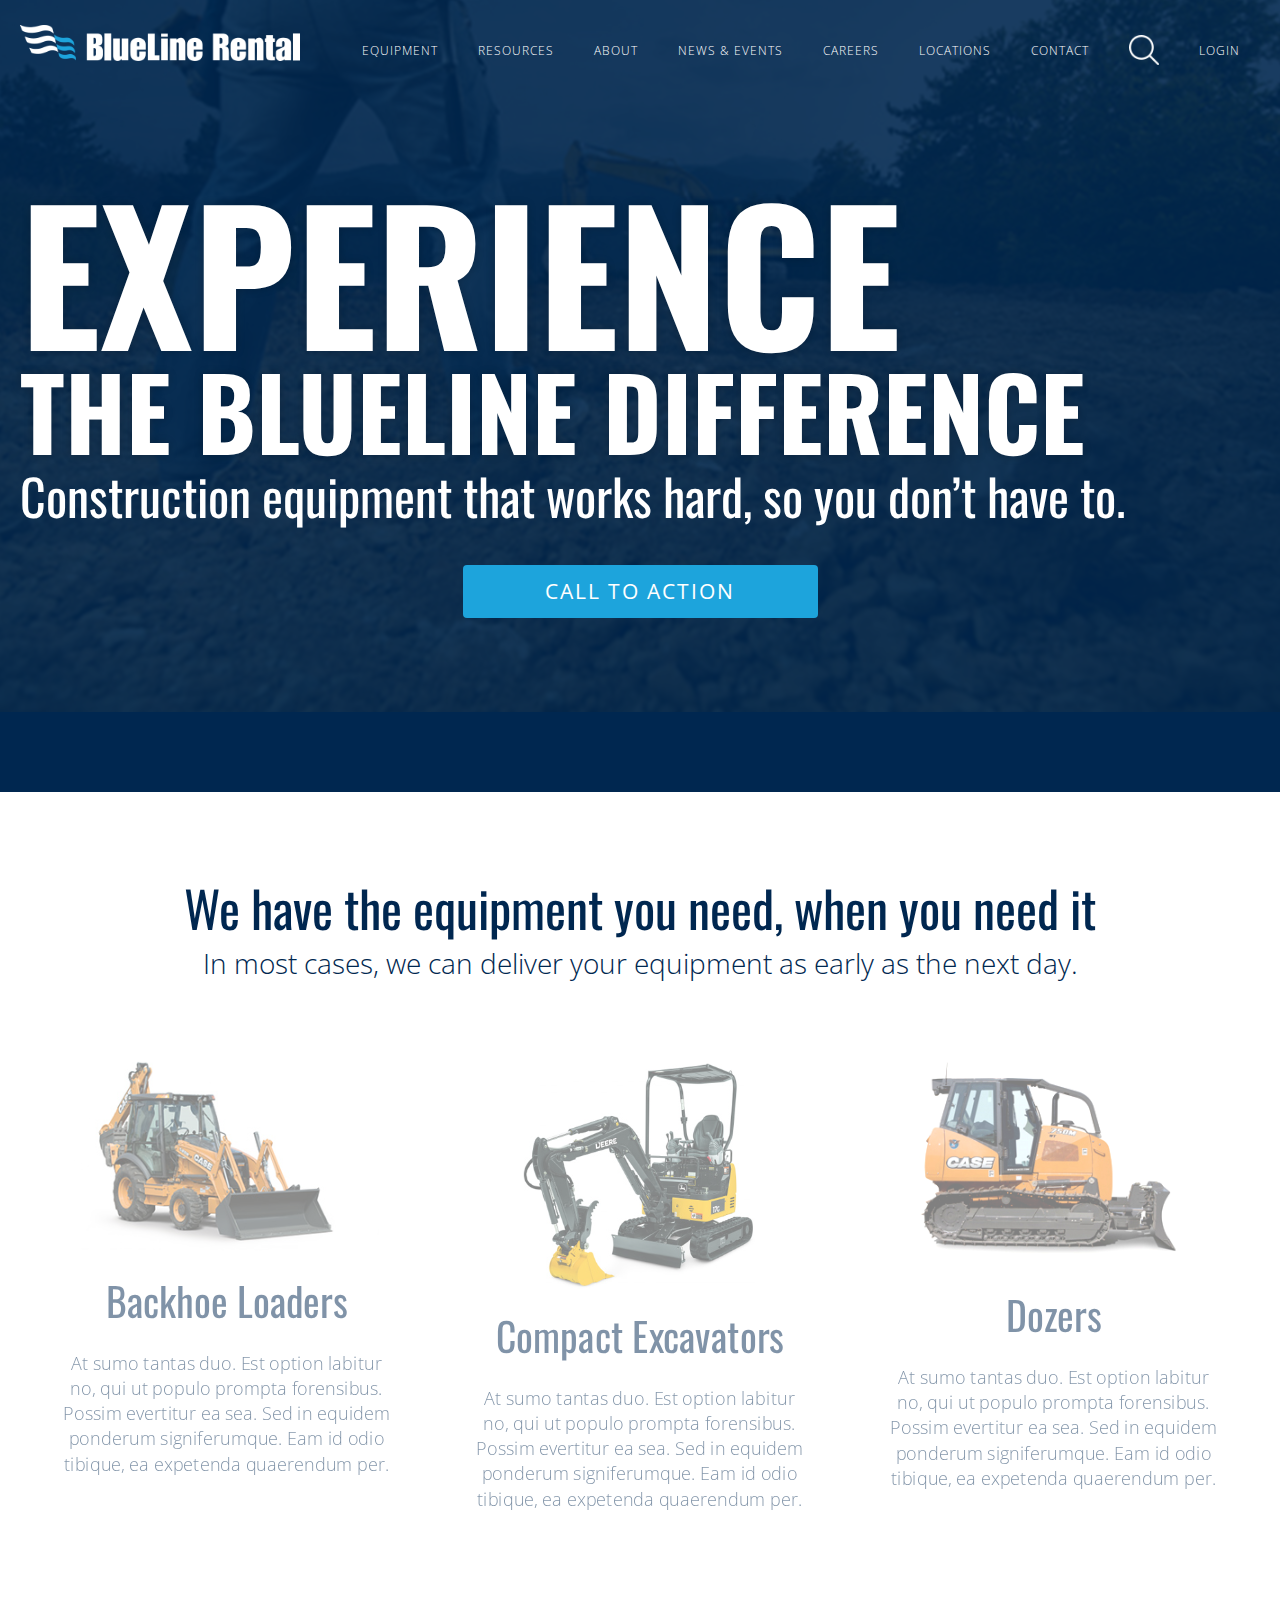
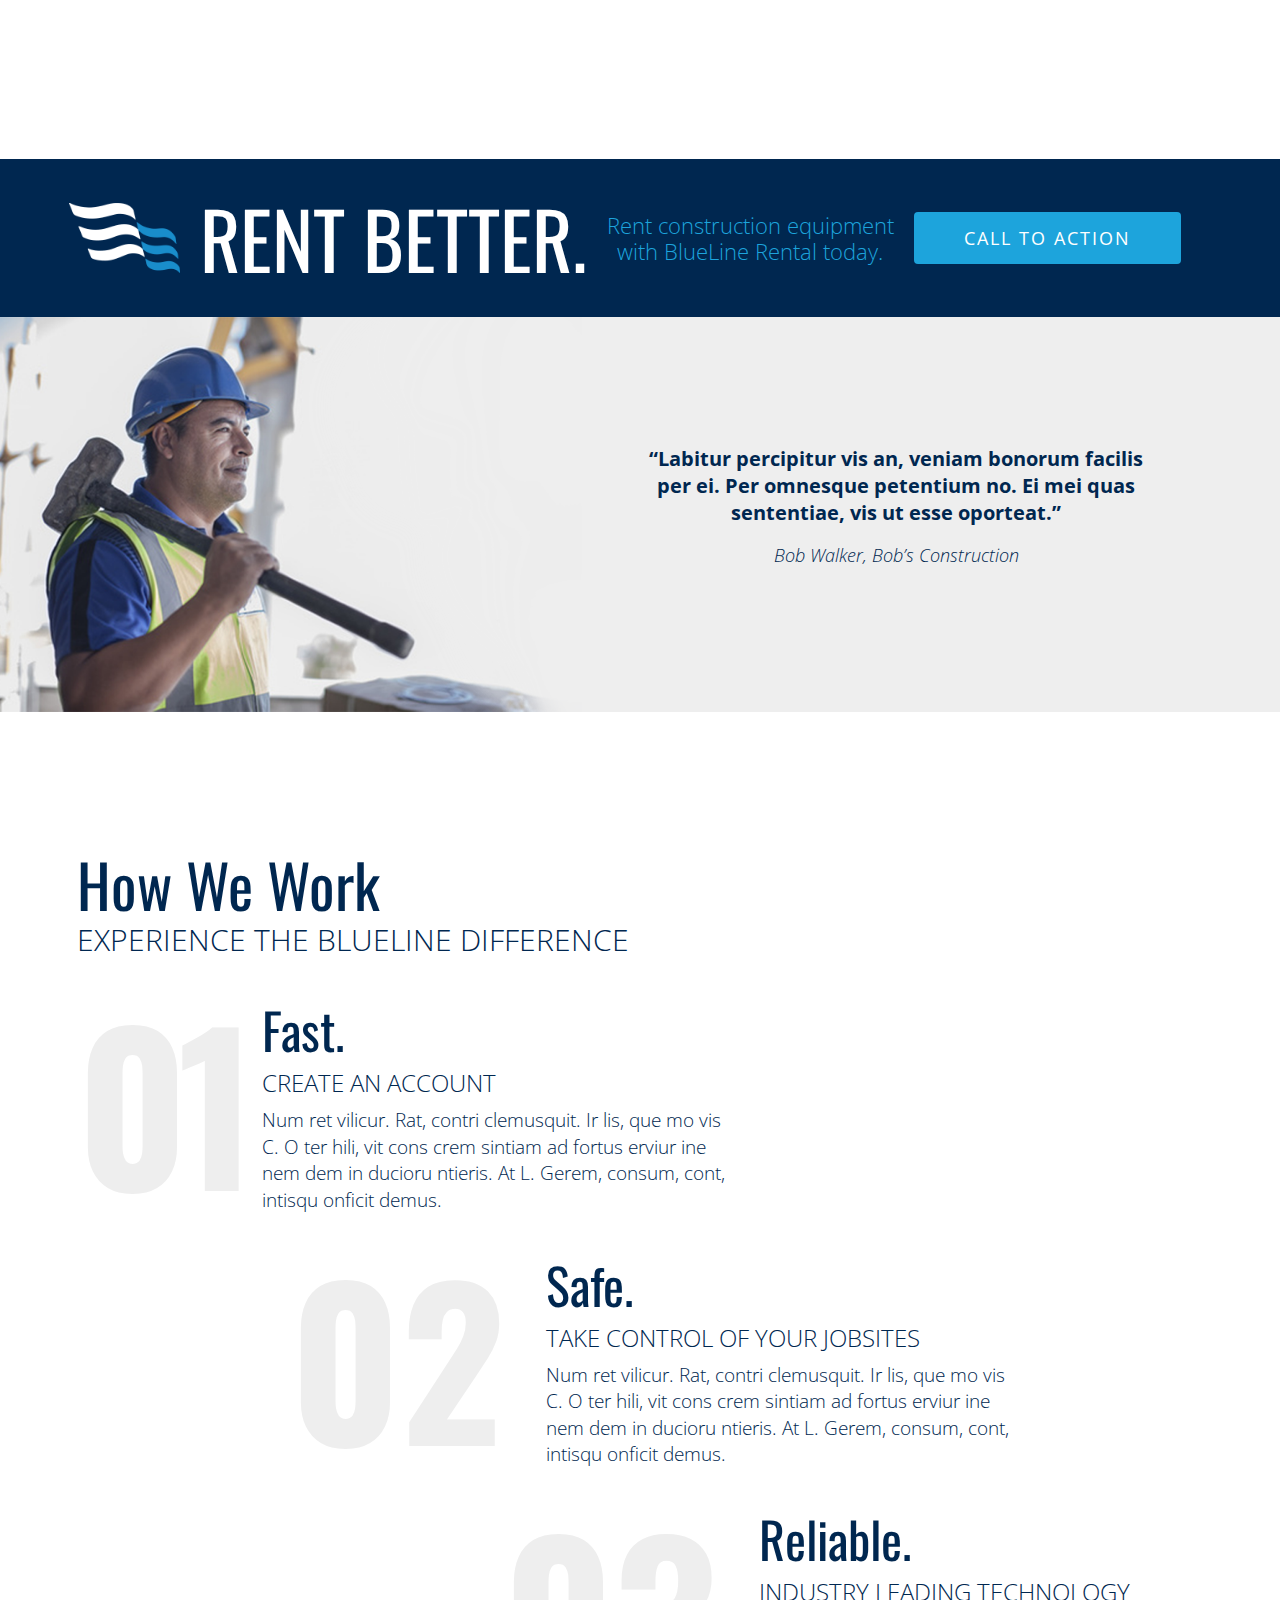
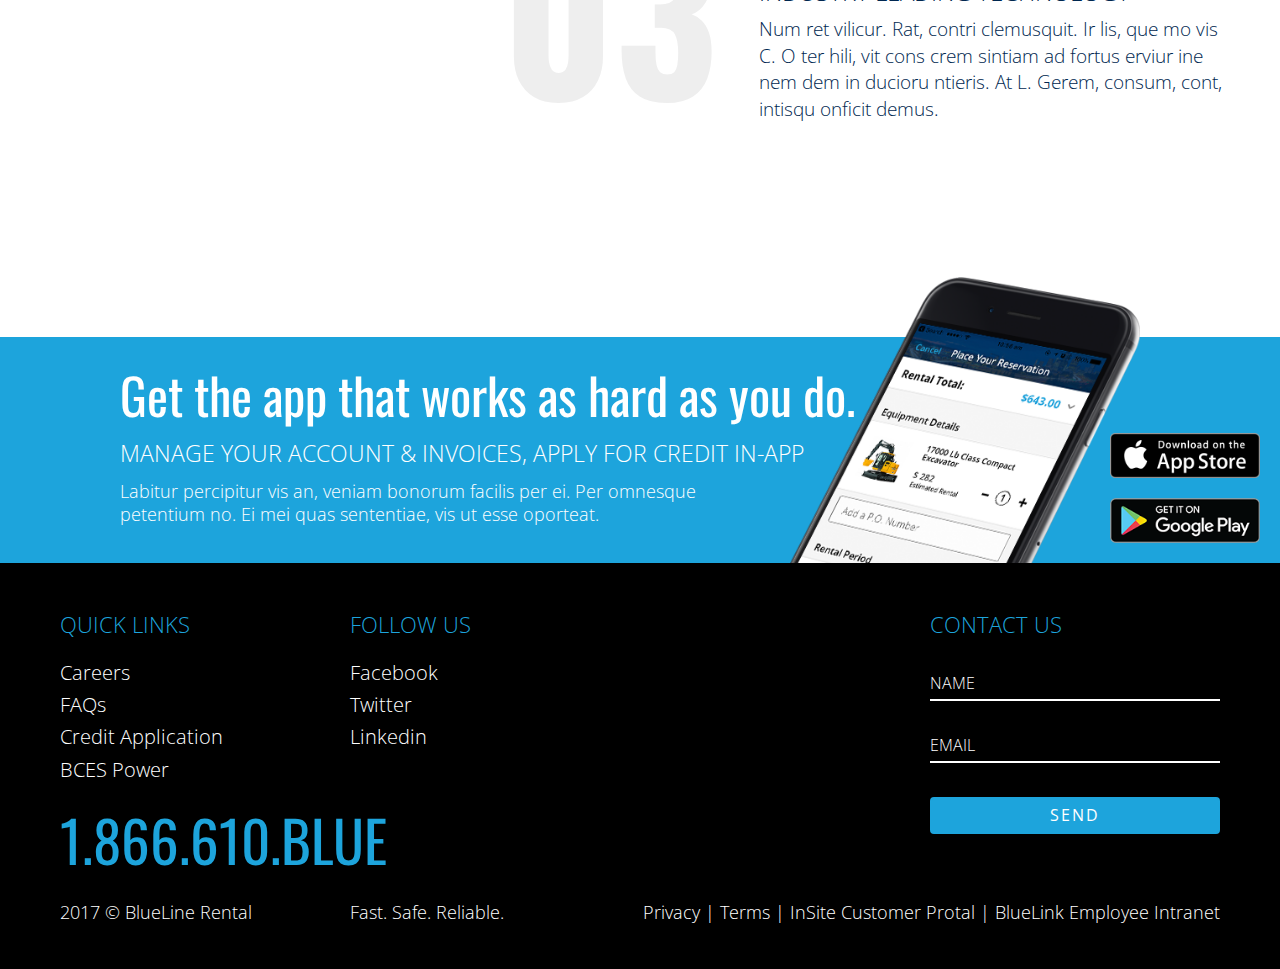
<file: landing-CTA.html>
<!DOCTYPE html>
<html lang="en">
<head>
    <meta charset="UTF-8">
    <title>BLR Genesis</title>
    <meta name="viewport" content="width=device-width, initial-scale=1.0">
    <link rel="stylesheet" href="style.css">
</head>
<body>

    <!-- menu on top of every page -->
    <div class="menu">

        <!-- logo -->
        <a href="index.html" class="pull-left logo"><img src="img/logo.png" alt="blr-logo"></a>

        <!-- menu -->
        <ul class="pull-right">
            <li><a href="landing-earth-movers.html">Equipment</a></li>
            <li><a href="">Resources</a></li>
            <li><a href="">About</a></li>
            <li><a href="news.html">News & events</a></li>
            <li><a href="">Careers</a></li>
            <li><a href="">Locations</a></li>
            <li><a href="">Contact</a></li>
            <li class="search"><a href=""><img src="img/search.png" style="height: 30px;"></a></li>
            <li class="login"><a href="">Login</a></li>
        </ul>
        <div class="clear"></div> <!-- please keep all .clear, they're very important! -->

    </div>

    <!-- landingpage header -->
    <div class="header header-landing header-landing-cta align-center" style="background-image: url('img/landing-header2.jpg')">

        <!-- big title -->
        <h1 class="white-font-color">
            <span>Experience</span>
            <span>the blueline difference</span>
        </h1>

        <!-- subtitle -->
        <h2 class="white-font-color">Construction equipment that works hard, so you don’t have to.</h2>

        <!-- button / link -->
        <a href="" class="btn light-blue-bg-btn">Call to action</a>

    </div>

    <!-- landingpage items -->
    <div class="landing-items align-center max-container">
        <h4>We have the equipment you need, when you need it</h4>
        <h6>In most cases, we can deliver your equipment as early as the next day.</h6>

        <!-- three blocks -->
        <div class="landing-block">
            <img src="img/landing-block1.jpg" alt="item-title">
            <h5>Backhoe Loaders</h5>
            <p>
                At sumo tantas duo. Est option labitur no, qui ut populo prompta forensibus. Possim evertitur ea sea. Sed in equidem ponderum signiferumque. Eam id odio tibique, ea expetenda
                quaerendum per.
            </p>
            <a href="" class="btn dark-blue-bg-btn">Call to action</a>
        </div>
        <div class="landing-block">
            <img src="img/landing-block2.jpg" alt="item-title">
            <h5>Compact Excavators</h5>
            <p>
                At sumo tantas duo. Est option labitur no, qui ut populo prompta forensibus. Possim evertitur ea sea. Sed in equidem ponderum signiferumque. Eam id odio tibique, ea expetenda
                quaerendum per.
            </p>
            <a href="" class="btn dark-blue-bg-btn">Call to action</a>
        </div>
        <div class="landing-block">
            <img src="img/landing-block3.jpg" alt="item-title">
            <h5>Dozers</h5>
            <p>
                At sumo tantas duo. Est option labitur no, qui ut populo prompta forensibus. Possim evertitur ea sea. Sed in equidem ponderum signiferumque. Eam id odio tibique, ea expetenda
                quaerendum per.
            </p>
            <a href="" class="btn dark-blue-bg-btn">Call to action</a>
        </div>

    </div>

    <!-- landingpage testimonials -->
    <div class="landing-testimonials">

        <!-- blue banner -->
        <div class="banner dark-blue-bg align-center">
            <img src="img/blr-logo-flag.png" alt="blr-logo-flag">
            <h5 class="white-font-color">Rent better.</h5>
            <div class="clear"></div>
            <p class="light-blue-font-color">Rent construction equipment<br>with BlueLine Rental today.</p>
            <a href="" class="btn light-blue-bg-btn">Call to action</a>
        </div>

        <!-- testimonials boxes -->
        <div class="testimonials-box testimonials-cta align-center" style="background-image: url('img/testimonials-cta.png')">
            <p>“Labitur percipitur vis an, veniam bonorum facilis per ei. Per omnesque petentium no. Ei mei quas sententiae, vis ut esse oporteat.”</p>
            <p><i>Bob Walker, Bob’s Construction</i></p>
        </div>
        <div class="clear"></div>

    </div>

    <!-- how we work section -->
    <div class="landing-how-we-work">

        <!-- title and subtitle -->
        <h2>How we work</h2>
        <h3>experience the blueline difference</h3>

        <!-- first block -->
        <div class="how-we-work-block first">
            <strong class="how-we-work-number">01</strong>
            <p class="how-we-work-text">
                <strong>Fast.</strong>
                <span>Create an account</span>
                Num ret vilicur. Rat, contri clemusquit. Ir lis, que mo vis C. O ter hili, vit cons crem sintiam ad fortus erviur ine nem dem in ducioru ntieris. At L. Gerem, consum, cont, intisqu
                onficit demus.
            </p>
        </div>

        <!-- second block -->
        <div class="how-we-work-block second">
            <strong class="how-we-work-number">02</strong>
            <p class="how-we-work-text">
                <strong>Safe.</strong>
                <span>Take control of your jobsites</span>
                Num ret vilicur. Rat, contri clemusquit. Ir lis, que mo vis C. O ter hili, vit cons crem sintiam ad fortus erviur ine nem dem in ducioru ntieris. At L. Gerem, consum, cont, intisqu
                onficit demus.
            </p>
        </div>

        <!-- third block -->
        <div class="how-we-work-block third">
            <strong class="how-we-work-number">03</strong>
            <p class="how-we-work-text">
                <strong>Reliable.</strong>
                <span>industry leading technology</span>
                Num ret vilicur. Rat, contri clemusquit. Ir lis, que mo vis C. O ter hili, vit cons crem sintiam ad fortus erviur ine nem dem in ducioru ntieris. At L. Gerem, consum, cont, intisqu
                onficit demus.
            </p>
        </div>

    </div>

    <!-- bottom blue stripe -->
    <div class="landing-bottom-stripe light-blue-bg align-right">

        <!-- text -->
        <div>
            <h5 class="white-font-color">Get the app that works as hard as you do.</h5>
            <h6 class="white-font-color">manage your account & Invoices, apply for credit in-app</h6>
            <p class="white-font-color">Labitur percipitur vis an, veniam bonorum facilis per ei. Per omnesque petentium no. Ei mei quas sententiae, vis ut esse oporteat.</p>
        </div>

        <!-- phone image -->
        <div class="landing-bottom-phone">
            <img src="img/landing-bottom-stripe.png" alt="iphone">
        </div>

        <!-- app stores buttons -->
        <div class="landing-bottom-btns">
            <a href="" target="_blank"><img src="img/app-store-btn.png" alt="app-store"></a>
            <a href="" target="_blank"><img src="img/google-play-btn.png" alt="google-play"></a>
        </div>

    </div>

    <!-- footer -->
    <div class="footer">
        <div class="container">

            <!-- menu column -->
            <div class="col-3 pull-left">
                <p class="light-blue-font-color">Quick links</p>
                <ul>
                    <li><a href="">Careers</a></li>
                    <li><a href="">FAQs</a></li>
                    <li><a href="">Credit Application</a></li>
                    <li><a href="">BCES Power</a></li>
                </ul>
            </div>

            <!-- social column -->
            <div class="col-3 pull-left">
                <p class="light-blue-font-color">Follow us</p>
                <ul>
                    <li><a href="">Facebook</a></li>
                    <li><a href="">Twitter</a></li>
                    <li><a href="">Linkedin</a></li>
                </ul>
            </div>

            <!-- contact form -->
            <div class="col-3 pull-right contact-form">
                <p class="light-blue-font-color">Contact us</p>
                <form>
                    <label>Name</label>
                    <input type="text" placeholder="NAME">
                    <label>Email</label>
                    <input type="email" placeholder="EMAIL">
                    <button class="btn light-blue-btn">Send</button>
                </form>
            </div>

            <!-- phone number -->
            <a href="tel:1.866.610.BLUE" class="phone-number pull-left light-blue-font-color">1.866.610.BLUE</a>

            <div class="clear"></div>

            <!-- copyright -->
            <p class="copyright white-font-color">
                <span class="pull-left">2017 &copy; BlueLine Rental</span>
                <span class="pull-left">Fast. Safe. Reliable.</span>
                <span class="pull-right">
                    <a href="" target="_blank">Privacy</a> |
                    <a href="" target="_blank">Terms</a> |
                    <a href="" target="_blank">InSite Customer Protal</a> |
                    <a href="" target="_blank">BlueLink Employee Intranet</a>
                </span>
            </p>
            <div class="clear"></div>

        </div>
    </div>

    <!-- jQuery and custom scripts -->
    <script src="https://code.jquery.com/jquery-2.2.4.min.js" integrity="sha256-BbhdlvQf/xTY9gja0Dq3HiwQF8LaCRTXxZKRutelT44=" crossorigin="anonymous"></script>
    <script src="js/custom.js"></script>
</body>
</html>
</file>
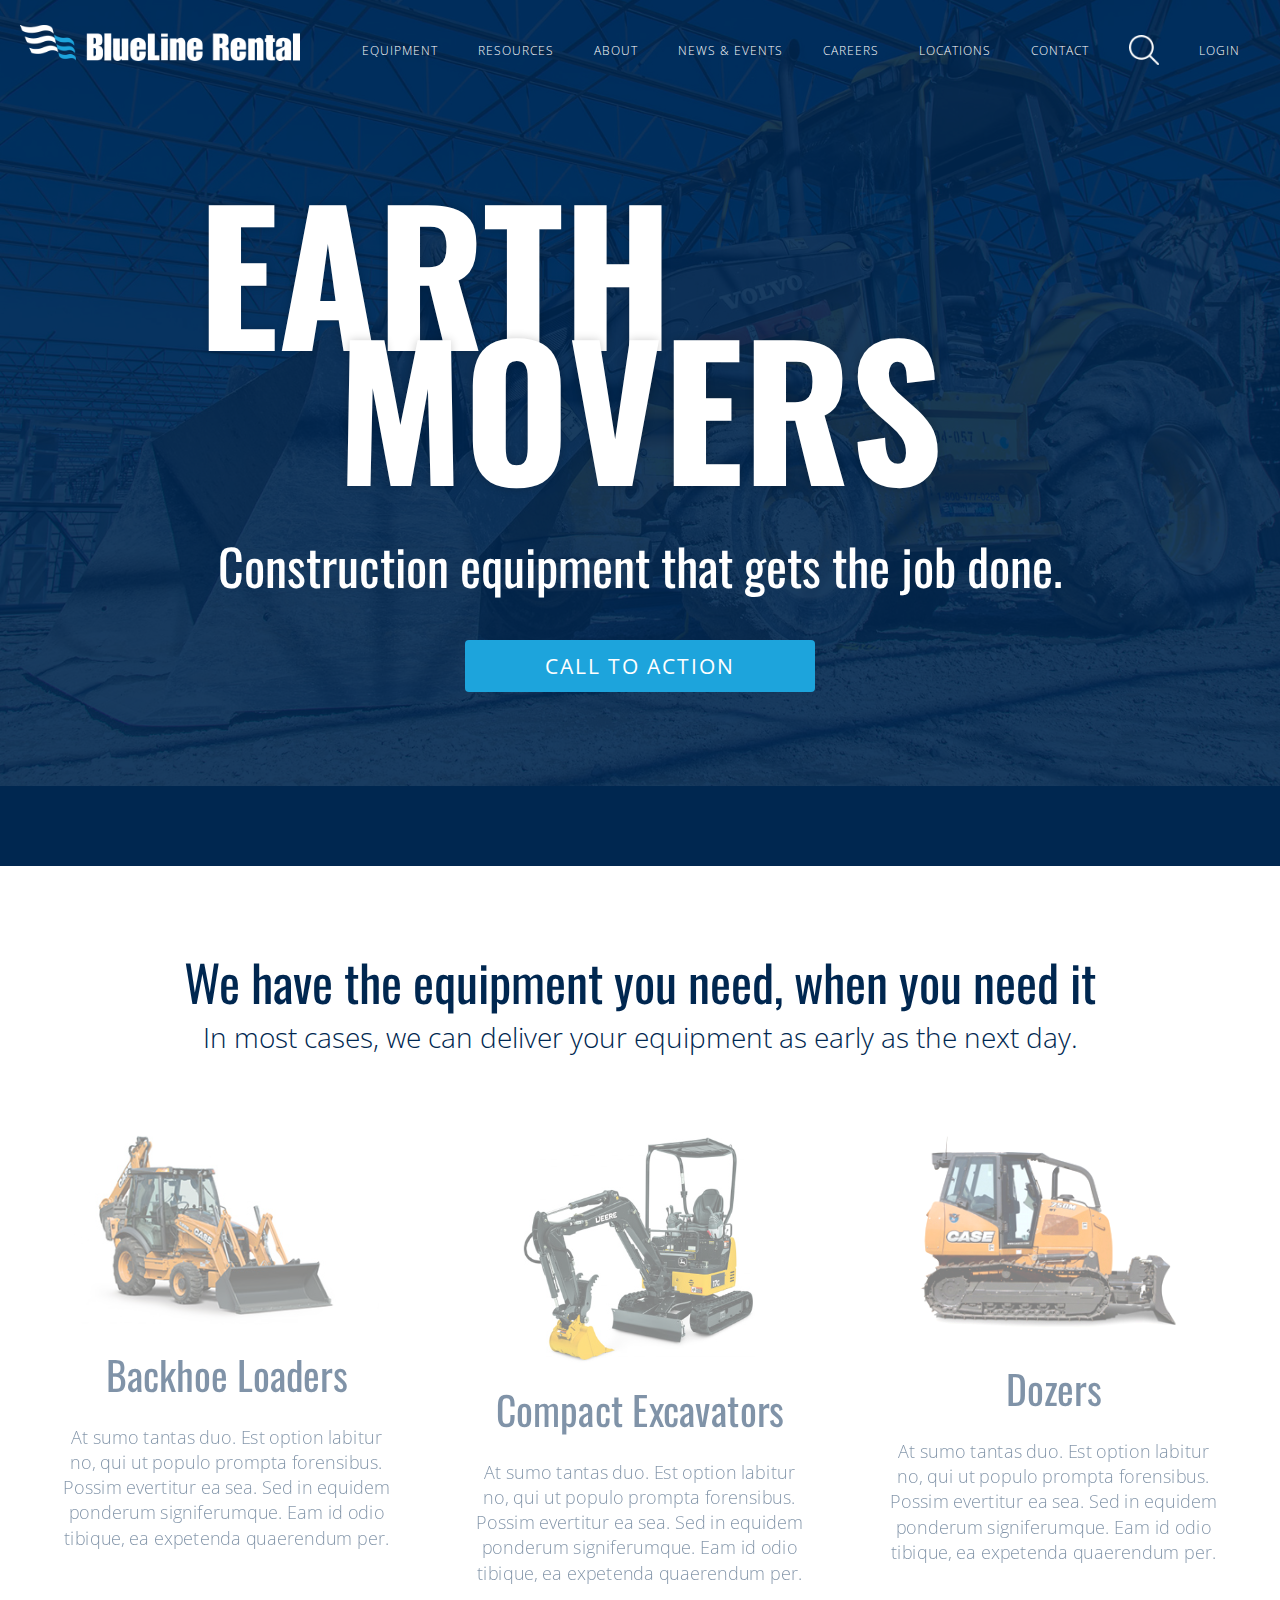
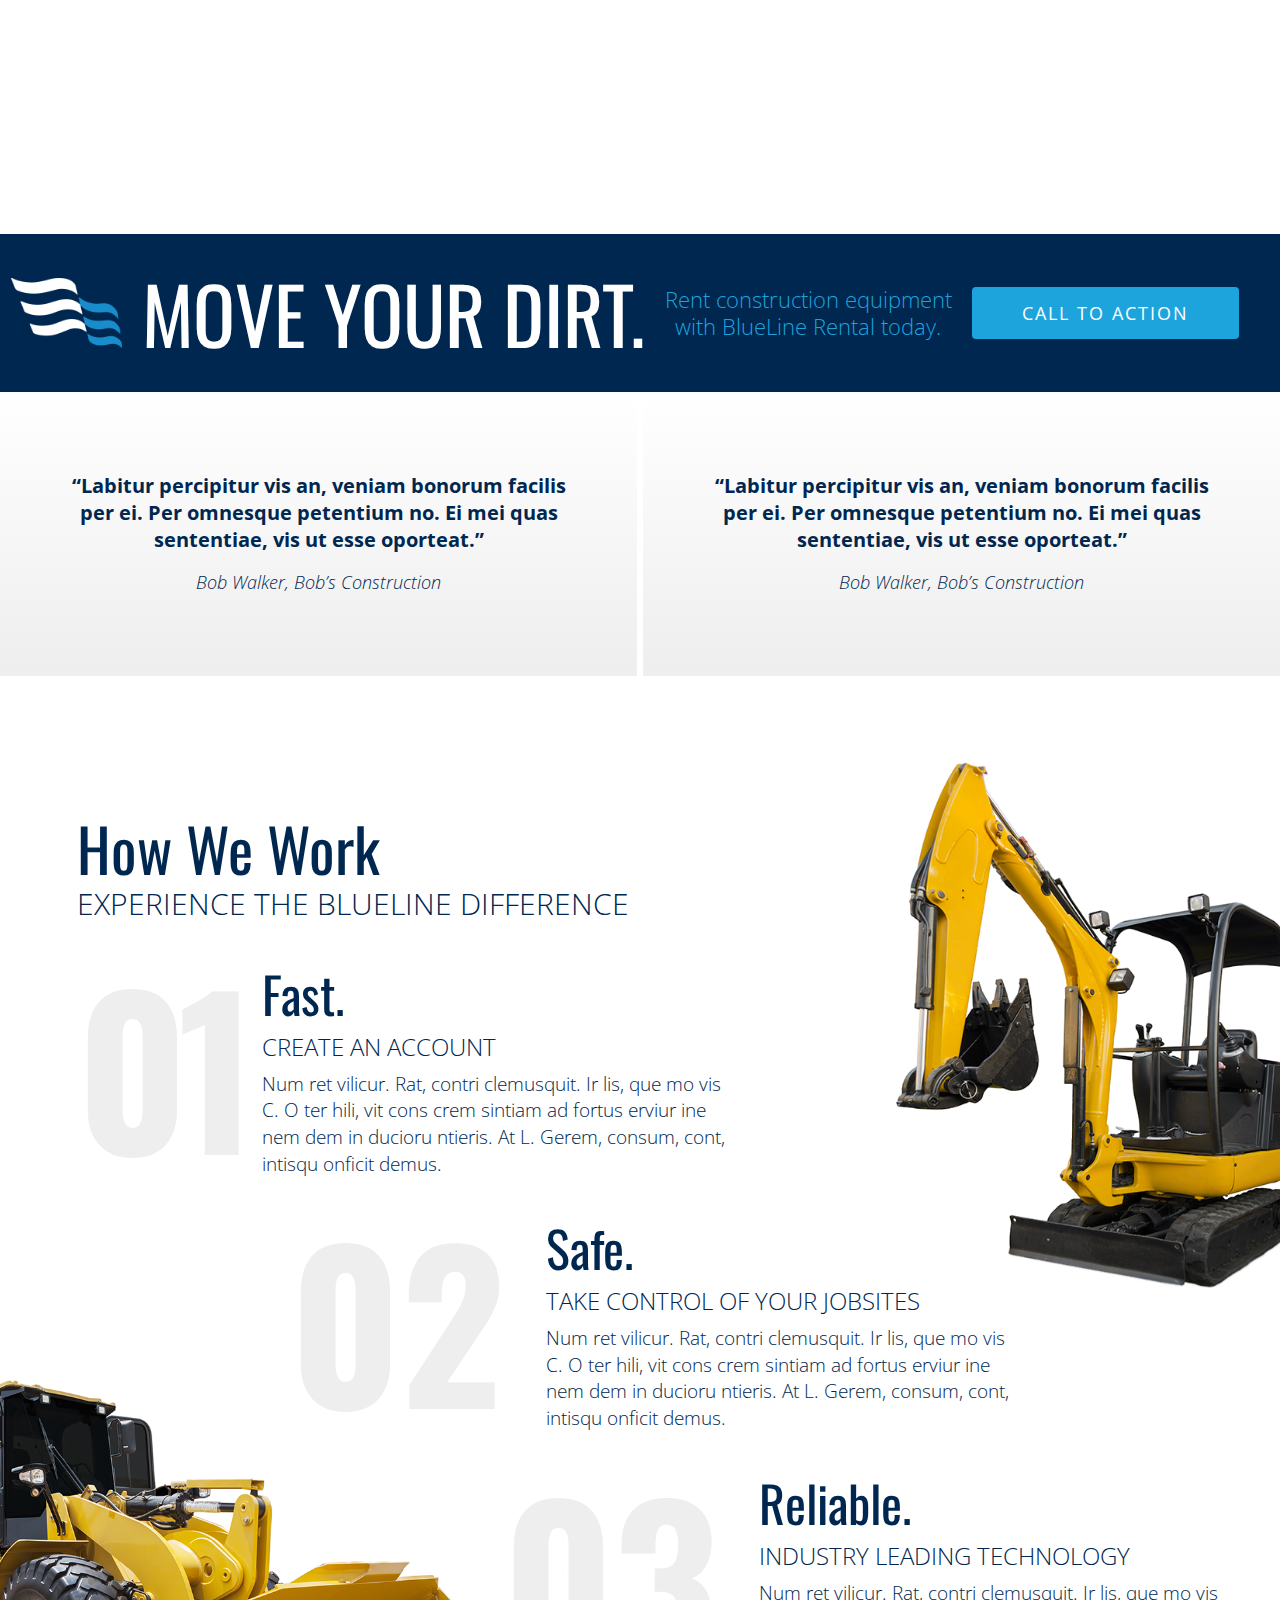
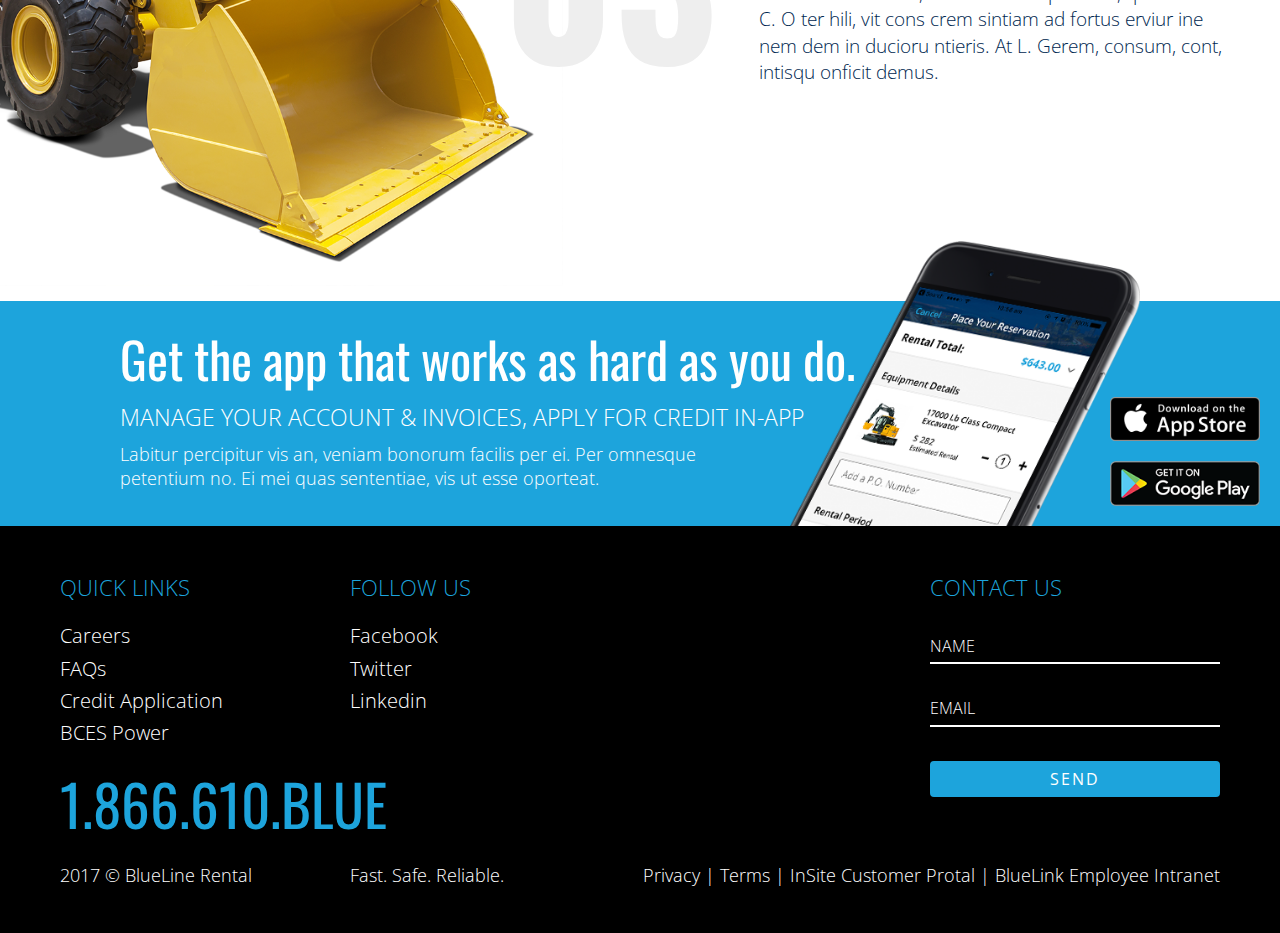
<file: landing-earth-movers.html>
<!DOCTYPE html>
<html lang="en">
<head>
    <meta charset="UTF-8">
    <title>BLR Genesis</title>
    <meta name="viewport" content="width=device-width, initial-scale=1.0">
    <link rel="stylesheet" href="style.css">
</head>
<body>

    <!-- menu on top of every page -->
    <div class="menu">

        <!-- logo -->
        <a href="index.html" class="pull-left logo"><img src="img/logo.png" alt="blr-logo"></a>

        <!-- menu -->
        <ul class="pull-right">
            <li><a href="landing-earth-movers.html">Equipment</a></li>
            <li><a href="">Resources</a></li>
            <li><a href="">About</a></li>
            <li><a href="news.html">News & events</a></li>
            <li><a href="">Careers</a></li>
            <li><a href="">Locations</a></li>
            <li><a href="">Contact</a></li>
            <li class="search"><a href=""><img src="img/search.png" style="height: 30px;"></a></li>
            <li class="login"><a href="">Login</a></li>
        </ul>
        <div class="clear"></div> <!-- please keep all .clear, they're very important! -->

    </div>

    <!-- landingpage header -->
    <div class="header header-landing align-center" style="background-image: url('img/landing-header1.jpg')">

        <!-- big title -->
        <h1 class="white-font-color">
            <span>Earth</span>
            <span>Movers</span>
        </h1>

        <!-- subtitle -->
        <h2 class="white-font-color">Construction equipment that gets the job done.</h2>

        <!-- button / link -->
        <a href="" class="btn light-blue-bg-btn">Call to action</a>

    </div>

    <!-- landingpage items -->
    <div class="landing-items align-center max-container">
        <h4>We have the equipment you need, when you need it</h4>
        <h6>In most cases, we can deliver your equipment as early as the next day.</h6>

        <!-- three blocks -->
        <div class="landing-block">
            <img src="img/landing-block1.jpg" alt="item-title">
            <h5>Backhoe Loaders</h5>
            <p>
                At sumo tantas duo. Est option labitur no, qui ut populo prompta forensibus. Possim evertitur ea sea. Sed in equidem ponderum signiferumque. Eam id odio tibique, ea expetenda
                quaerendum per.
            </p>
            <a href="" class="btn dark-blue-bg-btn">Call to action</a>
        </div>
        <div class="landing-block">
            <img src="img/landing-block2.jpg" alt="item-title">
            <h5>Compact Excavators</h5>
            <p>
                At sumo tantas duo. Est option labitur no, qui ut populo prompta forensibus. Possim evertitur ea sea. Sed in equidem ponderum signiferumque. Eam id odio tibique, ea expetenda
                quaerendum per.
            </p>
            <a href="" class="btn dark-blue-bg-btn">Call to action</a>
        </div>
        <div class="landing-block">
            <img src="img/landing-block3.jpg" alt="item-title">
            <h5>Dozers</h5>
            <p>
                At sumo tantas duo. Est option labitur no, qui ut populo prompta forensibus. Possim evertitur ea sea. Sed in equidem ponderum signiferumque. Eam id odio tibique, ea expetenda
                quaerendum per.
            </p>
            <a href="" class="btn dark-blue-bg-btn">Call to action</a>
        </div>

    </div>

    <!-- landingpage testimonials -->
    <div class="landing-testimonials">

        <!-- blue banner -->
        <div class="banner dark-blue-bg align-center">
            <img src="img/blr-logo-flag.png" alt="blr-logo-flag">
            <h5 class="white-font-color">Move your dirt.</h5>
            <div class="clear"></div>
            <p class="light-blue-font-color">Rent construction equipment<br>with BlueLine Rental today.</p>
            <a href="" class="btn light-blue-bg-btn">Call to action</a>
        </div>

        <!-- testimonials boxes -->
        <div class="testimonials-box pull-left align-center">
            <p>“Labitur percipitur vis an, veniam bonorum facilis per ei. Per omnesque petentium no. Ei mei quas sententiae, vis ut esse oporteat.”</p>
            <p><i>Bob Walker, Bob’s Construction</i></p>
        </div>
        <div class="testimonials-box pull-right align-center">
            <p>“Labitur percipitur vis an, veniam bonorum facilis per ei. Per omnesque petentium no. Ei mei quas sententiae, vis ut esse oporteat.”</p>
            <p><i>Bob Walker, Bob’s Construction</i></p>
        </div>
        <div class="clear"></div>

    </div>

    <!-- how we work section -->
    <div class="landing-how-we-work">

        <!-- image on top right corner -->
        <img src="img/how-we-work1.png" alt="image-title" class="how-we-work-top">

        <!-- image on bottom left corner -->
        <img src="img/how-we-work2.png" alt="image-title" class="how-we-work-bottom">

        <!-- title and subtitle -->
        <h2>How we work</h2>
        <h3>experience the blueline difference</h3>

        <!-- first block -->
        <div class="how-we-work-block first">
            <strong class="how-we-work-number">01</strong>
            <p class="how-we-work-text">
                <strong>Fast.</strong>
                <span>Create an account</span>
                Num ret vilicur. Rat, contri clemusquit. Ir lis, que mo vis C. O ter hili, vit cons crem sintiam ad fortus erviur ine nem dem in ducioru ntieris. At L. Gerem, consum, cont, intisqu
                onficit demus.
            </p>
        </div>

        <!-- second block -->
        <div class="how-we-work-block second">
            <strong class="how-we-work-number">02</strong>
            <p class="how-we-work-text">
                <strong>Safe.</strong>
                <span>Take control of your jobsites</span>
                Num ret vilicur. Rat, contri clemusquit. Ir lis, que mo vis C. O ter hili, vit cons crem sintiam ad fortus erviur ine nem dem in ducioru ntieris. At L. Gerem, consum, cont, intisqu
                onficit demus.
            </p>
        </div>

        <!-- third block -->
        <div class="how-we-work-block third">
            <strong class="how-we-work-number">03</strong>
            <p class="how-we-work-text">
                <strong>Reliable.</strong>
                <span>industry leading technology</span>
                Num ret vilicur. Rat, contri clemusquit. Ir lis, que mo vis C. O ter hili, vit cons crem sintiam ad fortus erviur ine nem dem in ducioru ntieris. At L. Gerem, consum, cont, intisqu
                onficit demus.
            </p>
        </div>

    </div>

    <!-- bottom blue stripe -->
    <div class="landing-bottom-stripe light-blue-bg align-right">

        <!-- text -->
        <div>
            <h5 class="white-font-color">Get the app that works as hard as you do.</h5>
            <h6 class="white-font-color">manage your account & Invoices, apply for credit in-app</h6>
            <p class="white-font-color">Labitur percipitur vis an, veniam bonorum facilis per ei. Per omnesque petentium no. Ei mei quas sententiae, vis ut esse oporteat.</p>
        </div>

        <!-- phone image -->
        <div class="landing-bottom-phone">
            <img src="img/landing-bottom-stripe.png" alt="iphone">
        </div>

        <!-- app stores buttons -->
        <div class="landing-bottom-btns">
            <a href="" target="_blank"><img src="img/app-store-btn.png" alt="app-store"></a>
            <a href="" target="_blank"><img src="img/google-play-btn.png" alt="google-play"></a>
        </div>

    </div>

    <!-- footer -->
    <div class="footer">
        <div class="container">

            <!-- menu column -->
            <div class="col-3 pull-left">
                <p class="light-blue-font-color">Quick links</p>
                <ul>
                    <li><a href="">Careers</a></li>
                    <li><a href="">FAQs</a></li>
                    <li><a href="">Credit Application</a></li>
                    <li><a href="">BCES Power</a></li>
                </ul>
            </div>

            <!-- social column -->
            <div class="col-3 pull-left">
                <p class="light-blue-font-color">Follow us</p>
                <ul>
                    <li><a href="">Facebook</a></li>
                    <li><a href="">Twitter</a></li>
                    <li><a href="">Linkedin</a></li>
                </ul>
            </div>

            <!-- contact form -->
            <div class="col-3 pull-right contact-form">
                <p class="light-blue-font-color">Contact us</p>
                <form>
                    <label>Name</label>
                    <input type="text" placeholder="NAME">
                    <label>Email</label>
                    <input type="email" placeholder="EMAIL">
                    <button class="btn light-blue-btn">Send</button>
                </form>
            </div>

            <!-- phone number -->
            <a href="tel:1.866.610.BLUE" class="phone-number pull-left light-blue-font-color">1.866.610.BLUE</a>

            <div class="clear"></div>

            <!-- copyright -->
            <p class="copyright white-font-color">
                <span class="pull-left">2017 &copy; BlueLine Rental</span>
                <span class="pull-left">Fast. Safe. Reliable.</span>
                <span class="pull-right">
                    <a href="" target="_blank">Privacy</a> |
                    <a href="" target="_blank">Terms</a> |
                    <a href="" target="_blank">InSite Customer Protal</a> |
                    <a href="" target="_blank">BlueLink Employee Intranet</a>
                </span>
            </p>
            <div class="clear"></div>

        </div>
    </div>

    <!-- jQuery and custom scripts -->
    <script src="https://code.jquery.com/jquery-2.2.4.min.js" integrity="sha256-BbhdlvQf/xTY9gja0Dq3HiwQF8LaCRTXxZKRutelT44=" crossorigin="anonymous"></script>
    <script src="js/custom.js"></script>
</body>
</html>
</file>
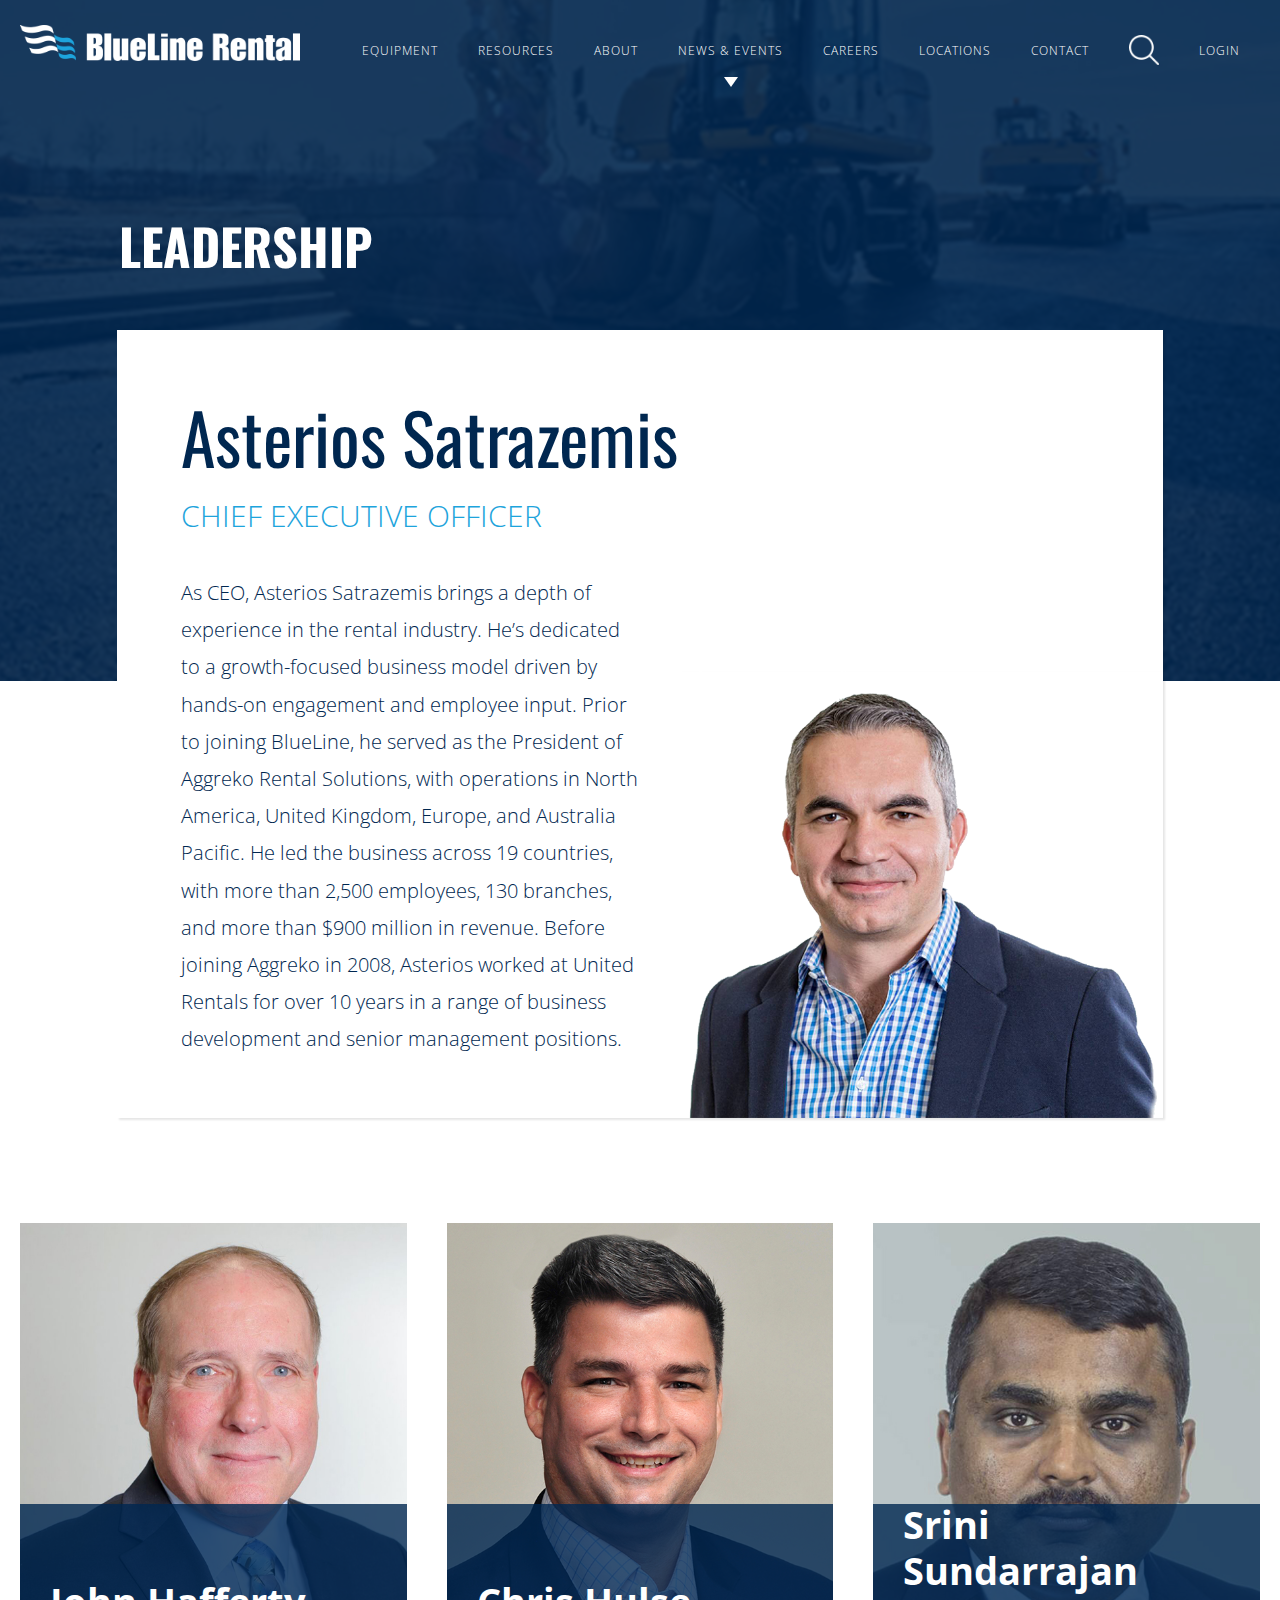
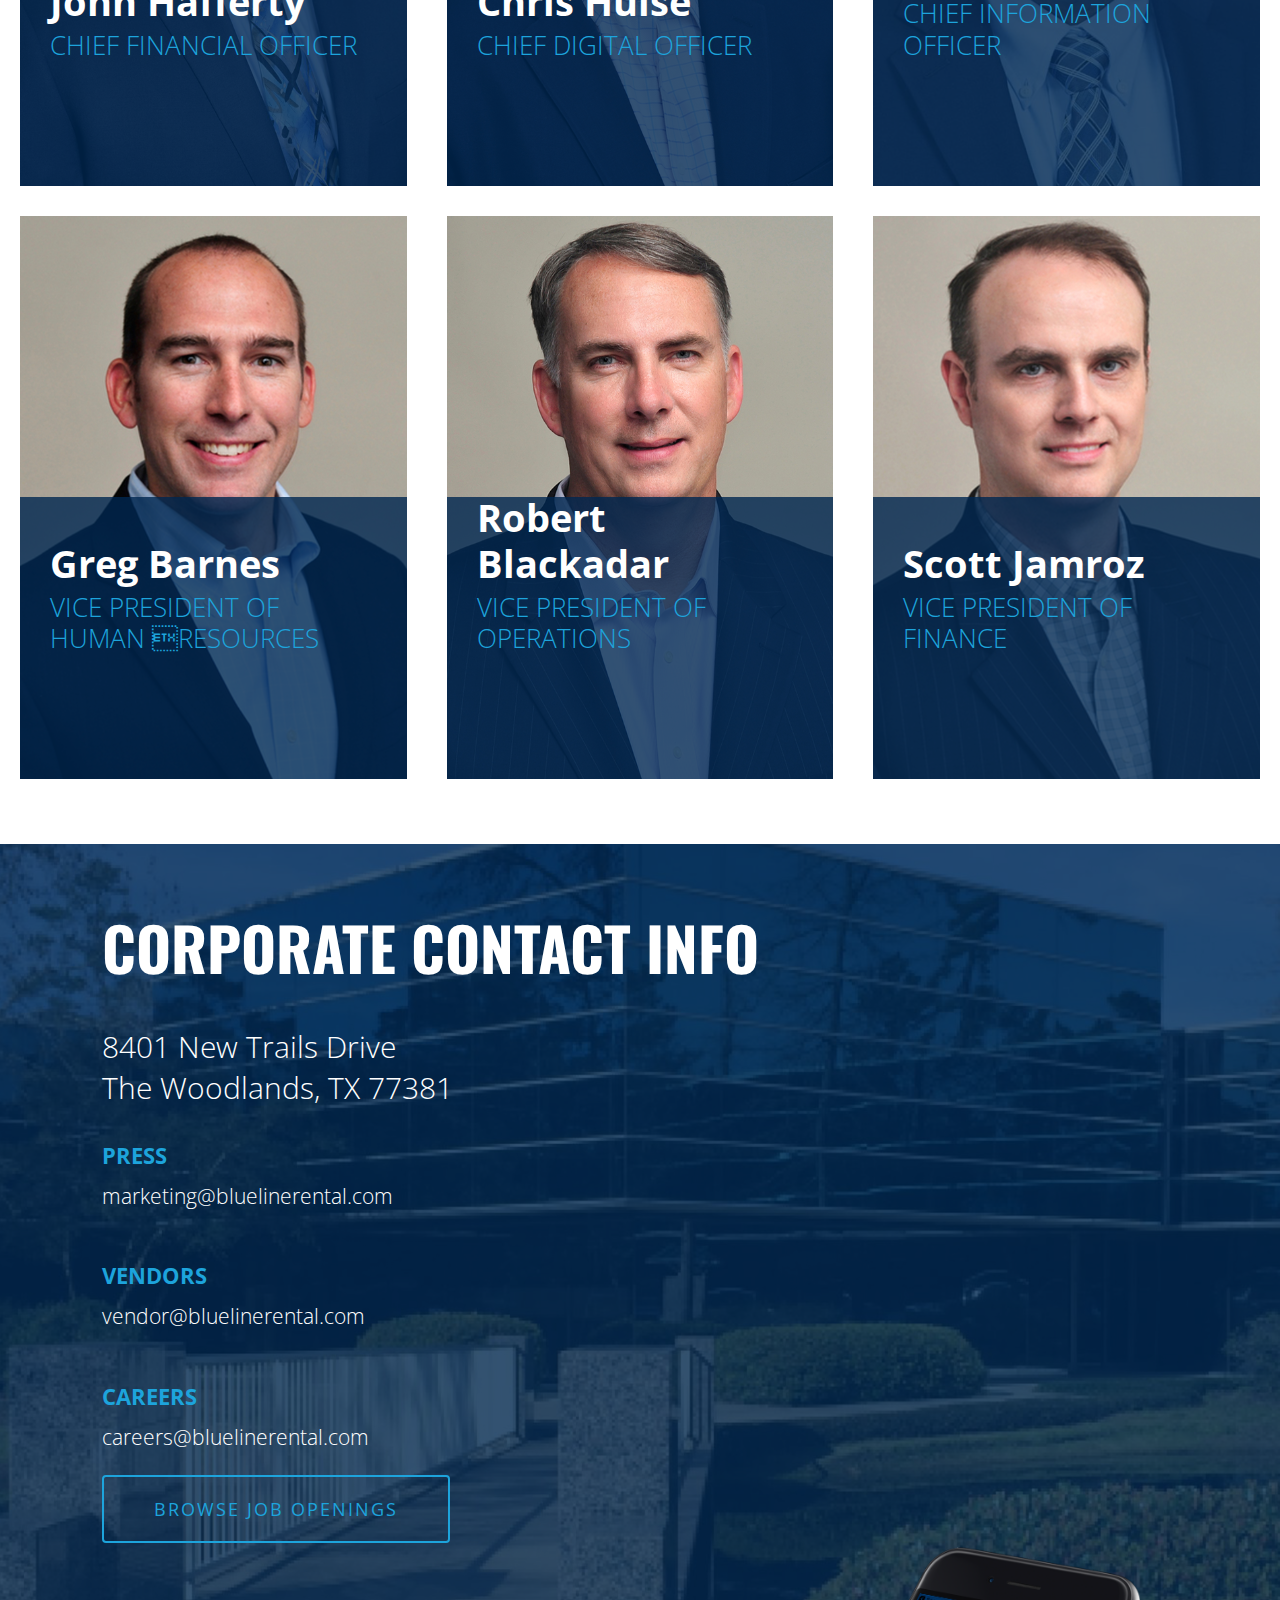
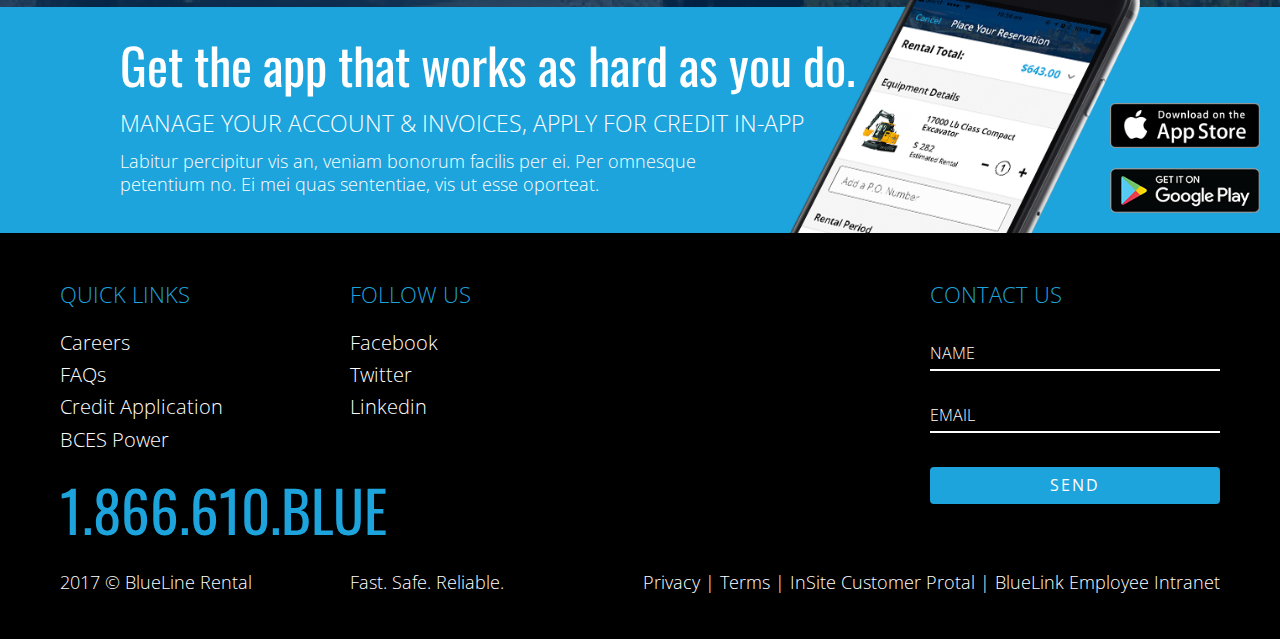
<file: leadership.html>
<!DOCTYPE html>
<html lang="en">
<head>
    <meta charset="UTF-8">
    <title>BLR Genesis</title>
    <meta name="viewport" content="width=device-width, initial-scale=1.0">
    <link rel="stylesheet" href="style.css">
</head>
<body>

    <!-- menu on top of every page -->
    <div class="menu">

        <!-- logo -->
        <a href="index.html" class="pull-left logo"><img src="img/logo.png" alt="blr-logo"></a>

        <!-- menu -->
        <ul class="pull-right">
            <li><a href="landing-earth-movers.html">Equipment</a></li>
            <li><a href="">Resources</a></li>
            <li><a href="">About</a></li>
            <li><a href="news.html" class="active">News & events</a></li>
            <li><a href="">Careers</a></li>
            <li><a href="">Locations</a></li>
            <li><a href="">Contact</a></li>
            <li class="search"><a href=""><img src="img/search.png" style="height: 30px;"></a></li>
            <li class="login"><a href="">Login</a></li>
        </ul>
        <div class="clear"></div> <!-- please keep all .clear, they're very important! -->

    </div>

    <!-- leadership header -->
    <div class="header header-leadership" style="background-image: url('img/header-about.jpg')">

        <!-- leadership title -->
        <h1 class="white-font-color">Leadership</h1>

    </div>

    <!-- first white box -->
    <div class="leadership-first-box white-bg">

        <!-- text -->
        <h2>Asterios Satrazemis</h2>
        <h3>Chief Executive Officer</h3>
        <p>
            As CEO, Asterios Satrazemis brings a depth of experience in the rental industry. He’s dedicated to a growth-focused business model driven by hands-on engagement and employee input.
            Prior to joining BlueLine, he served as the President of Aggreko Rental Solutions, with operations in North America, United Kingdom, Europe, and Australia Pacific. He led the business
            across 19 countries, with more than 2,500 employees, 130 branches, and more than $900 million in revenue. Before joining Aggreko in 2008, Asterios worked at United Rentals for over 10
            years in a range of business development and senior management positions.
        </p>

        <!-- image -->
        <img src="img/leadership-man.png" alt="image-title">

    </div>

    <!-- members section -->
    <div class="leadership-members max-container">

        <!-- single member -->
        <a class="leadership-member" style="background-image: url('img/member1.jpg')">
            <div>
                <!-- name -->
                <h5>John Hafferty</h5>

                <!-- position -->
                <h6>Chief Financial Officer</h6>

                <!-- description -->
                <p>
                    As CIO, Srini Sundarrajan drives effective service delivery and innovation through IT solutions. He focuses on results driven initiatives to create an industry leading experience
                    for BlueLine’s customers. Srini collaborates with functional leaders to develop IT Strategy for the company, and oversees IT infrastructure and leads development of ERP, BI,
                    Salesforce, and customer applications. Prior to joining BlueLine in 2014 as Director of Business Applications, Srini served in executive positions at IBM and RSC Equipment Rental,
                    where Srini managed outsourcing contracts and led the development of rental applications.
                </p>
            </div>
        </a>

        <!-- single member -->
        <a class="leadership-member" style="background-image: url('img/member2.jpg')">
            <div>
                <!-- name -->
                <h5>Chris Hulse</h5>

                <!-- position -->
                <h6>Chief Digital Officer</h6>

                <!-- description -->
                <p>
                    As CIO, Srini Sundarrajan drives effective service delivery and innovation through IT solutions. He focuses on results driven initiatives to create an industry leading experience
                    for BlueLine’s customers. Srini collaborates with functional leaders to develop IT Strategy for the company, and oversees IT infrastructure and leads development of ERP, BI,
                    Salesforce, and customer applications. Prior to joining BlueLine in 2014 as Director of Business Applications, Srini served in executive positions at IBM and RSC Equipment Rental,
                    where Srini managed outsourcing contracts and led the development of rental applications.
                </p>
            </div>
        </a>

        <!-- single member -->
        <a class="leadership-member" style="background-image: url('img/member3.jpg')">
            <div>
                <!-- name -->
                <h5>Srini Sundarrajan</h5>

                <!-- position -->
                <h6>Chief Information Officer</h6>

                <!-- description -->
                <p>
                    As CIO, Srini Sundarrajan drives effective service delivery and innovation through IT solutions. He focuses on results driven initiatives to create an industry leading experience
                    for BlueLine’s customers. Srini collaborates with functional leaders to develop IT Strategy for the company, and oversees IT infrastructure and leads development of ERP, BI,
                    Salesforce, and customer applications. Prior to joining BlueLine in 2014 as Director of Business Applications, Srini served in executive positions at IBM and RSC Equipment Rental,
                    where Srini managed outsourcing contracts and led the development of rental applications.
                </p>
            </div>
        </a>

        <!-- single member -->
        <a class="leadership-member" style="background-image: url('img/member4.jpg')">
            <div>
                <!-- name -->
                <h5>Greg Barnes</h5>

                <!-- position -->
                <h6>Vice President of Human Resources</h6>

                <!-- description -->
                <p>
                    As CIO, Srini Sundarrajan drives effective service delivery and innovation through IT solutions. He focuses on results driven initiatives to create an industry leading experience
                    for BlueLine’s customers. Srini collaborates with functional leaders to develop IT Strategy for the company, and oversees IT infrastructure and leads development of ERP, BI,
                    Salesforce, and customer applications. Prior to joining BlueLine in 2014 as Director of Business Applications, Srini served in executive positions at IBM and RSC Equipment Rental,
                    where Srini managed outsourcing contracts and led the development of rental applications.
                </p>
            </div>
        </a>

        <!-- single member -->
        <a class="leadership-member" style="background-image: url('img/member5.jpg')">
            <div>
                <!-- name -->
                <h5>Robert Blackadar</h5>

                <!-- position -->
                <h6>Vice President of Operations</h6>

                <!-- description -->
                <p>
                    As CIO, Srini Sundarrajan drives effective service delivery and innovation through IT solutions. He focuses on results driven initiatives to create an industry leading experience
                    for BlueLine’s customers. Srini collaborates with functional leaders to develop IT Strategy for the company, and oversees IT infrastructure and leads development of ERP, BI,
                    Salesforce, and customer applications. Prior to joining BlueLine in 2014 as Director of Business Applications, Srini served in executive positions at IBM and RSC Equipment Rental,
                    where Srini managed outsourcing contracts and led the development of rental applications.
                </p>
            </div>
        </a>

        <!-- single member -->
        <a class="leadership-member" style="background-image: url('img/member6.jpg')">
            <div>
                <!-- name -->
                <h5>Scott Jamroz</h5>

                <!-- position -->
                <h6>Vice President of Finance</h6>

                <!-- description -->
                <p>
                    As CIO, Srini Sundarrajan drives effective service delivery and innovation through IT solutions. He focuses on results driven initiatives to create an industry leading experience
                    for BlueLine’s customers. Srini collaborates with functional leaders to develop IT Strategy for the company, and oversees IT infrastructure and leads development of ERP, BI,
                    Salesforce, and customer applications. Prior to joining BlueLine in 2014 as Director of Business Applications, Srini served in executive positions at IBM and RSC Equipment Rental,
                    where Srini managed outsourcing contracts and led the development of rental applications.
                </p>
            </div>
        </a>

    </div>

    <!-- contact section -->
    <div class="leadership-contact" style="background-image: url('img/contact.jpg')">
        <div>
            <h2>Corporate Contact Info</h2>

            <!-- address -->
            <h3>
                8401 New Trails Drive<br>
                The Woodlands, TX 77381
            </h3>

            <!-- three emails -->
            <p>
                <strong>Press</strong>
                <a href="mailto:marketing@bluelinerental.com">marketing@bluelinerental.com</a>
            </p>
            <p>
                <strong>Vendors</strong>
                <a href="mailto:vendor@bluelinerental.com">vendor@bluelinerental.com</a>
            </p>
            <p>
                <strong>Careers</strong>
                <a href="mailto:careers@bluelinerental.com">careers@bluelinerental.com</a>
            </p>

            <!-- career button -->
            <a href="" class="btn light-blue-btn white-hover-btn">Browse job openings</a>

        </div>
    </div>

    <!-- bottom blue stripe -->
    <div class="landing-bottom-stripe light-blue-bg align-right">

        <!-- text -->
        <div>
            <h5 class="white-font-color">Get the app that works as hard as you do.</h5>
            <h6 class="white-font-color">manage your account & Invoices, apply for credit in-app</h6>
            <p class="white-font-color">Labitur percipitur vis an, veniam bonorum facilis per ei. Per omnesque petentium no. Ei mei quas sententiae, vis ut esse oporteat.</p>
        </div>

        <!-- phone image -->
        <div class="landing-bottom-phone">
            <img src="img/landing-bottom-stripe.png" alt="iphone">
        </div>

        <!-- app stores buttons -->
        <div class="landing-bottom-btns">
            <a href="" target="_blank"><img src="img/app-store-btn.png" alt="app-store"></a>
            <a href="" target="_blank"><img src="img/google-play-btn.png" alt="google-play"></a>
        </div>

    </div>

    <!-- footer -->
    <div class="footer">
        <div class="container">

            <!-- menu column -->
            <div class="col-3 pull-left">
                <p class="light-blue-font-color">Quick links</p>
                <ul>
                    <li><a href="">Careers</a></li>
                    <li><a href="">FAQs</a></li>
                    <li><a href="">Credit Application</a></li>
                    <li><a href="">BCES Power</a></li>
                </ul>
            </div>

            <!-- social column -->
            <div class="col-3 pull-left">
                <p class="light-blue-font-color">Follow us</p>
                <ul>
                    <li><a href="">Facebook</a></li>
                    <li><a href="">Twitter</a></li>
                    <li><a href="">Linkedin</a></li>
                </ul>
            </div>

            <!-- contact form -->
            <div class="col-3 pull-right contact-form">
                <p class="light-blue-font-color">Contact us</p>
                <form>
                    <label>Name</label>
                    <input type="text" placeholder="NAME">
                    <label>Email</label>
                    <input type="email" placeholder="EMAIL">
                    <button class="btn light-blue-btn">Send</button>
                </form>
            </div>

            <!-- phone number -->
            <a href="tel:1.866.610.BLUE" class="phone-number pull-left light-blue-font-color">1.866.610.BLUE</a>

            <div class="clear"></div>

            <!-- copyright -->
            <p class="copyright white-font-color">
                <span class="pull-left">2017 &copy; BlueLine Rental</span>
                <span class="pull-left">Fast. Safe. Reliable.</span>
                <span class="pull-right">
                    <a href="" target="_blank">Privacy</a> |
                    <a href="" target="_blank">Terms</a> |
                    <a href="" target="_blank">InSite Customer Protal</a> |
                    <a href="" target="_blank">BlueLink Employee Intranet</a>
                </span>
            </p>
            <div class="clear"></div>

        </div>
    </div>

    <!-- jQuery and custom scripts -->
    <script src="https://code.jquery.com/jquery-2.2.4.min.js" integrity="sha256-BbhdlvQf/xTY9gja0Dq3HiwQF8LaCRTXxZKRutelT44=" crossorigin="anonymous"></script>
    <script src="js/custom.js"></script>
</body>
</html>
</file>
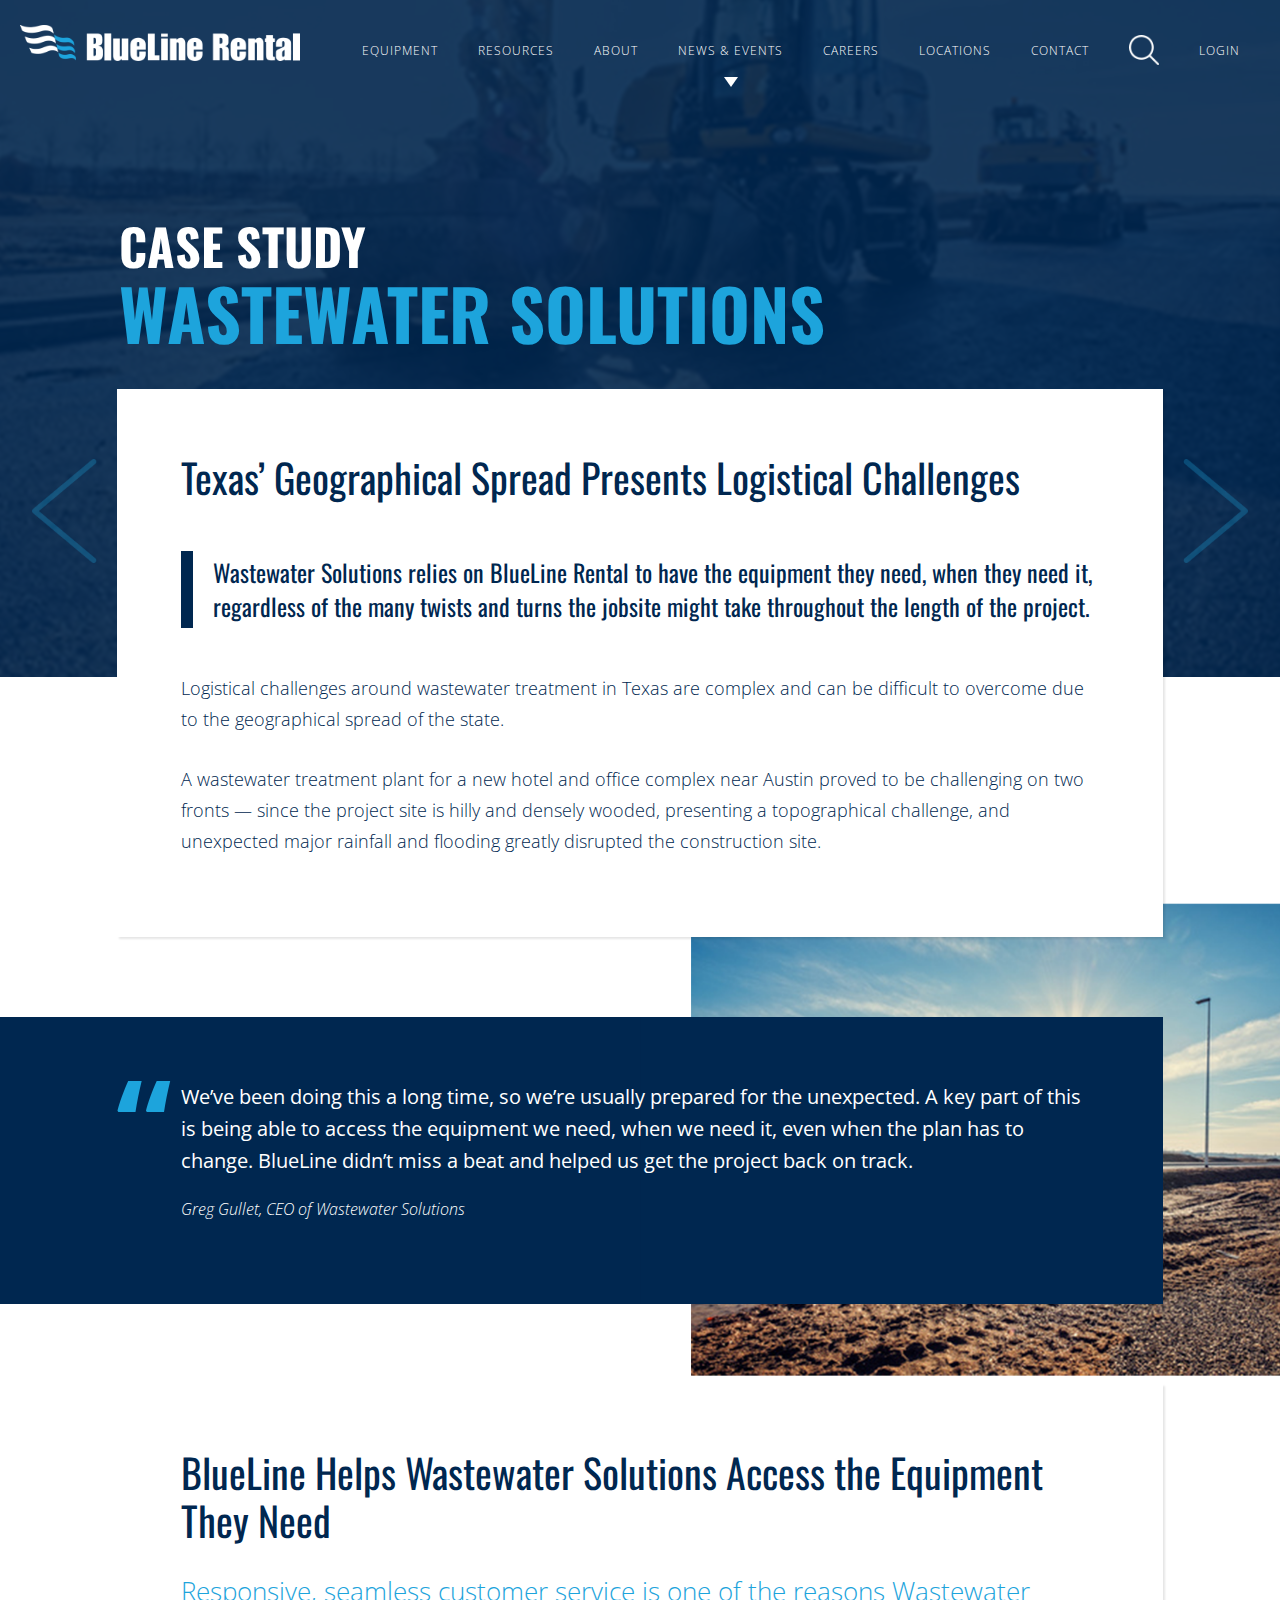
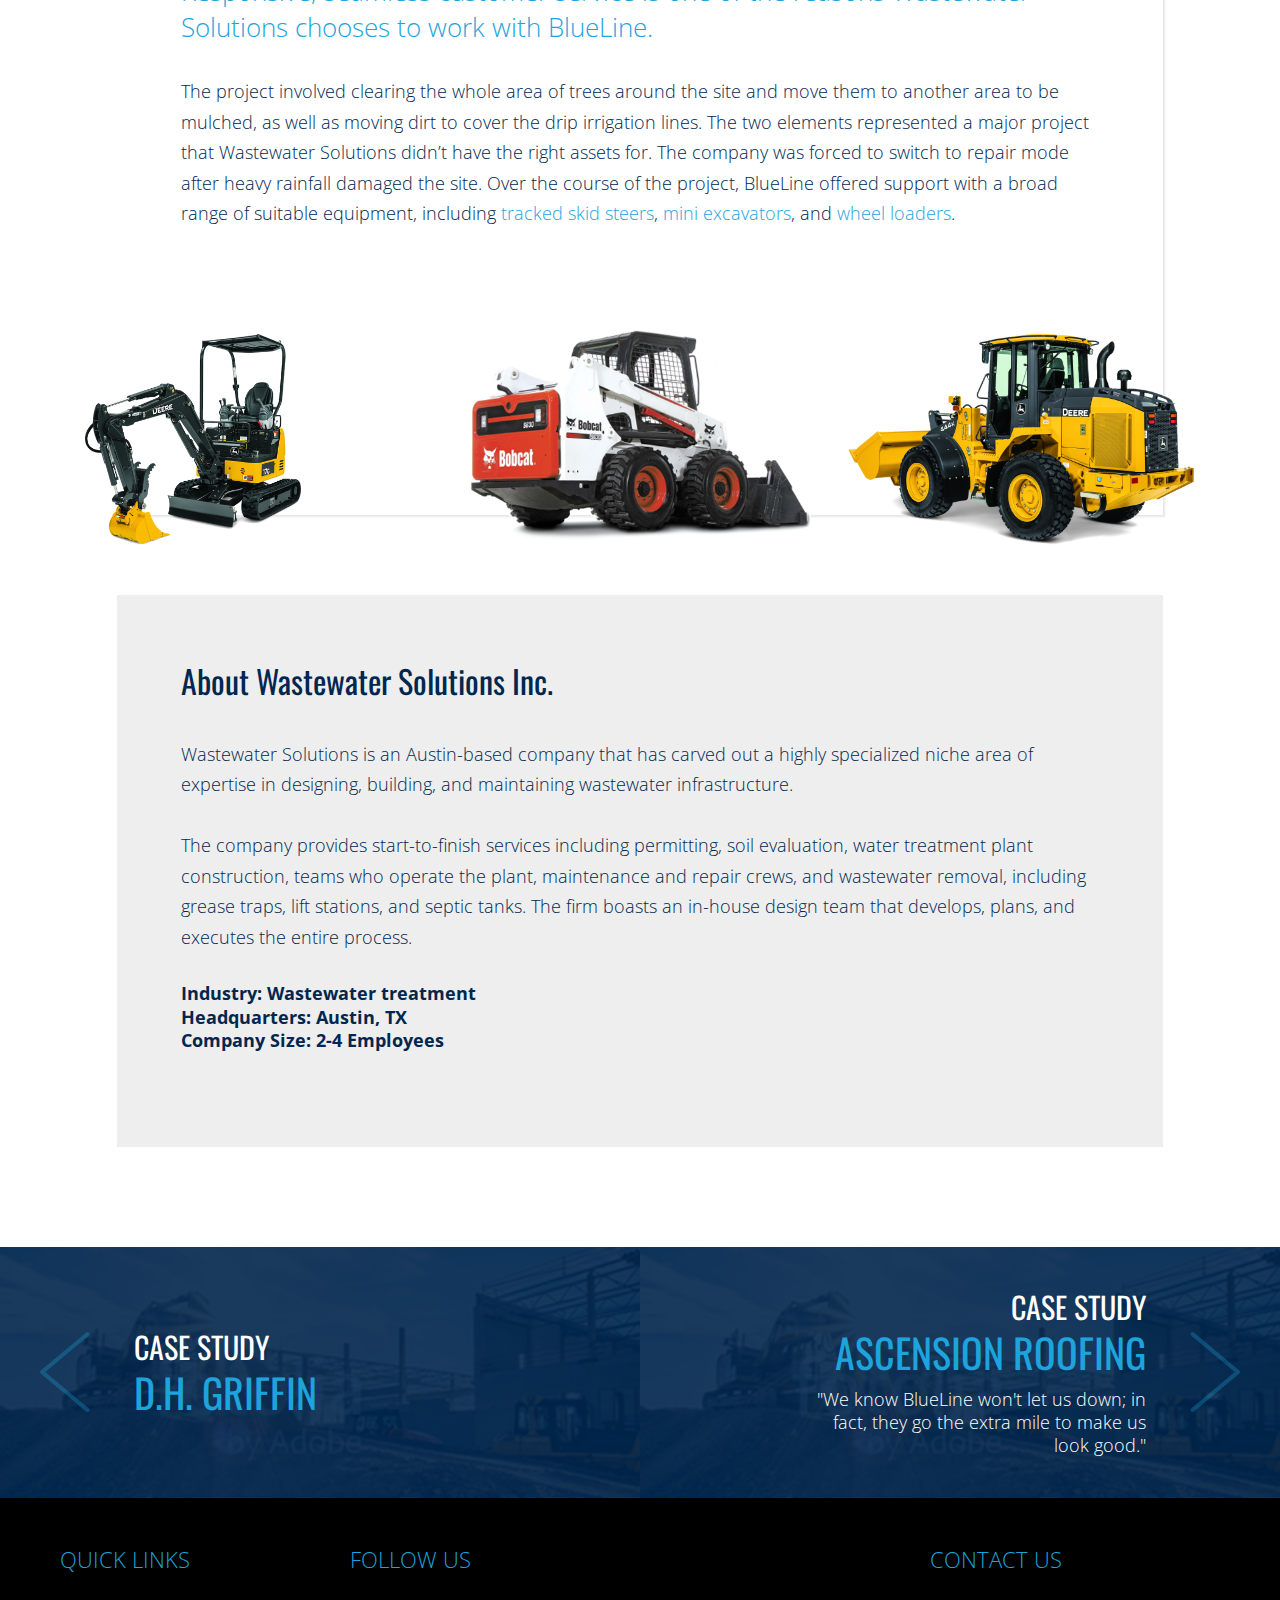
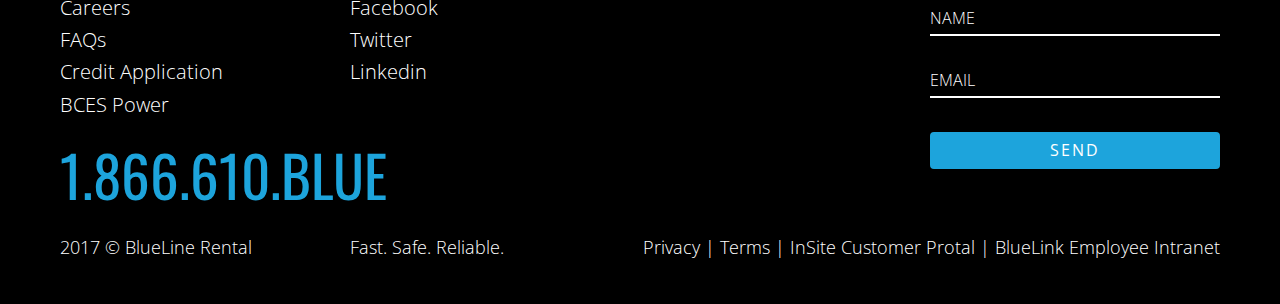
<file: news-inner.html>
<!DOCTYPE html>
<html lang="en">
<head>
    <meta charset="UTF-8">
    <title>BLR Genesis</title>
    <meta name="viewport" content="width=device-width, initial-scale=1.0">
    <link rel="stylesheet" href="style.css">
</head>
<body>

    <!-- menu on top of every page -->
    <div class="menu">

        <!-- logo -->
        <a href="index.html" class="pull-left logo"><img src="img/logo.png" alt="blr-logo"></a>

        <!-- menu -->
        <ul class="pull-right">
            <li><a href="landing-earth-movers.html">Equipment</a></li>
            <li><a href="">Resources</a></li>
            <li><a href="">About</a></li>
            <li><a href="news.html" class="active">News & events</a></li>
            <li><a href="">Careers</a></li>
            <li><a href="">Locations</a></li>
            <li><a href="">Contact</a></li>
            <li class="search"><a href=""><img src="img/search.png" style="height: 30px;"></a></li>
            <li class="login"><a href="">Login</a></li>
        </ul>
        <div class="clear"></div> <!-- please keep all .clear, they're very important! -->

    </div>

    <!-- news header -->
    <div class="header header-news-inner" style="background-image: url('img/news-inner-header.jpg')">

        <!-- news type (I guess) -->
        <h2 class="white-font-color">Case study</h2>

        <!-- news title -->
        <h1 class="light-blue-font-color">Wastewater solutions</h1>

    </div>

    <!-- news inner full article -->
    <div class="news-inner-article white-bg">

        <!-- title -->
        <h3>Texas’ Geographical Spread Presents Logistical Challenges</h3>

        <!-- intro with blue margin left -->
        <p class="news-intro">
            Wastewater Solutions relies on BlueLine Rental to have the equipment they need, when they need it, regardless of the many twists and turns the jobsite might take throughout the length
            of the project.
        </p>

        <!-- paragraph -->
        <p>
            Logistical challenges around wastewater treatment in Texas are complex and can be difficult to overcome due to the geographical spread of the state.
        </p>
        <p>
            A wastewater treatment plant for a new hotel and office complex near Austin proved to be challenging on two fronts — since the project site is hilly and densely wooded, presenting a
            topographical challenge, and unexpected major rainfall and flooding greatly disrupted the construction site.
        </p>

        <!-- arrows on the sides to navigate the articles -->
        <a class="left-arrow"></a>
        <a class="right-arrow"></a>

    </div>

    <!-- image behind the testimonials blue box -->
    <img src="img/news-inner-img.png" alt="image-title" class="news-inner-img">

    <!-- testimonials blue box -->
    <div class="news-testimonials dark-blue-bg">
        <img src="img/quote.png" alt="quote" class="quote-img">
        <p class="white-font-color">
            We’ve been doing this a long time, so we’re usually prepared for the unexpected. A key part of this is being able to access the equipment we need, when we need it, even when the plan
            has to change. BlueLine didn’t miss a beat and helped us get the project back on track.
        </p>
        <p class="white-font-color"><i>Greg Gullet, CEO of Wastewater Solutions</i></p>
    </div>

    <!-- box with images -->
    <div class="news-box-with-images white-bg">
        <h3>BlueLine Helps Wastewater Solutions Access the Equipment They Need</h3>
        <h6 class="light-blue-font-color">Responsive, seamless customer service is one of the reasons Wastewater Solutions chooses to work with BlueLine.</h6>
        <p>
            The project involved clearing the whole area of trees around the site and move them to another area to be mulched, as well as moving dirt to cover the drip irrigation lines. The two
            elements represented a major project that Wastewater Solutions didn’t have the right assets for. The company was forced to switch to repair mode after heavy rainfall damaged the site.
            Over the course of the project, BlueLine offered support with a broad range of suitable equipment, including <span class="light-blue-font-color">tracked skid steers</span>,
            <span class="light-blue-font-color">mini excavators</span>, and <span class="light-blue-font-color">wheel loaders</span>.
        </p>

        <!-- equipment images -->
        <div class="align-center equipment-img">
            <img src="img/equipment1.png" alt="equipment">
            <img src="img/equipment2.png" alt="equipment">
            <img src="img/equipment3.png" alt="equipment">
        </div>

    </div>

    <!-- about grey bottom box -->
    <div class="news-about-box light-grey-bg">
        <h3>About Wastewater Solutions Inc.</h3>
        <p>
            Wastewater Solutions is an Austin-based company that has carved out a highly specialized niche area of expertise in designing, building, and maintaining wastewater infrastructure.
        </p>
        <p>
            The company provides start-to-finish services including permitting, soil evaluation, water treatment plant construction, teams who operate the plant, maintenance and repair crews, and
            wastewater removal, including grease traps, lift stations, and septic tanks. The firm boasts an in-house design team that develops, plans, and executes the entire process.
        </p>
        <p>
            <strong>Industry: Wastewater treatment</strong>
            <strong>Headquarters: Austin, TX</strong>
            <strong>Company Size: 2-4 Employees</strong>
        </p>
    </div>

    <!-- bottom news navigation buttons -->
    <div class="news-navigation-btns">
        <a class="col-2 news-btn" style="background-image: url('img/news-btn.jpg')">
            <span class="left-arrow"></span>
            <p>
                <span class="white-font-color">Case study</span>
                <span class="light-blue-font-color">D.H. Griffin</span>
            </p>
        </a>
        <a class="col-2 news-btn align-right" style="background-image: url('img/news-btn.jpg')">
            <p>
                <span class="white-font-color">Case study</span>
                <span class="light-blue-font-color">Ascension roofing</span>
                <span class="white-font-color">
                    "We know BlueLine won't let us down; in fact, they go the extra mile to make us look good."
                </span>
            </p>
            <span class="right-arrow"></span>
        </a>
    </div>

    <!-- footer -->
    <div class="footer">
        <div class="container">

            <!-- menu column -->
            <div class="col-3 pull-left">
                <p class="light-blue-font-color">Quick links</p>
                <ul>
                    <li><a href="">Careers</a></li>
                    <li><a href="">FAQs</a></li>
                    <li><a href="">Credit Application</a></li>
                    <li><a href="">BCES Power</a></li>
                </ul>
            </div>

            <!-- social column -->
            <div class="col-3 pull-left">
                <p class="light-blue-font-color">Follow us</p>
                <ul>
                    <li><a href="">Facebook</a></li>
                    <li><a href="">Twitter</a></li>
                    <li><a href="">Linkedin</a></li>
                </ul>
            </div>

            <!-- contact form -->
            <div class="col-3 pull-right contact-form">
                <p class="light-blue-font-color">Contact us</p>
                <form>
                    <label>Name</label>
                    <input type="text" placeholder="NAME">
                    <label>Email</label>
                    <input type="email" placeholder="EMAIL">
                    <button class="btn light-blue-btn">Send</button>
                </form>
            </div>

            <!-- phone number -->
            <a href="tel:1.866.610.BLUE" class="phone-number pull-left light-blue-font-color">1.866.610.BLUE</a>

            <div class="clear"></div>

            <!-- copyright -->
            <p class="copyright white-font-color">
                <span class="pull-left">2017 &copy; BlueLine Rental</span>
                <span class="pull-left">Fast. Safe. Reliable.</span>
                <span class="pull-right">
                    <a href="" target="_blank">Privacy</a> |
                    <a href="" target="_blank">Terms</a> |
                    <a href="" target="_blank">InSite Customer Protal</a> |
                    <a href="" target="_blank">BlueLink Employee Intranet</a>
                </span>
            </p>
            <div class="clear"></div>

        </div>
    </div>

    <!-- jQuery and custom scripts -->
    <script src="https://code.jquery.com/jquery-2.2.4.min.js" integrity="sha256-BbhdlvQf/xTY9gja0Dq3HiwQF8LaCRTXxZKRutelT44=" crossorigin="anonymous"></script>
    <script src="js/custom.js"></script>
</body>
</html>
</file>
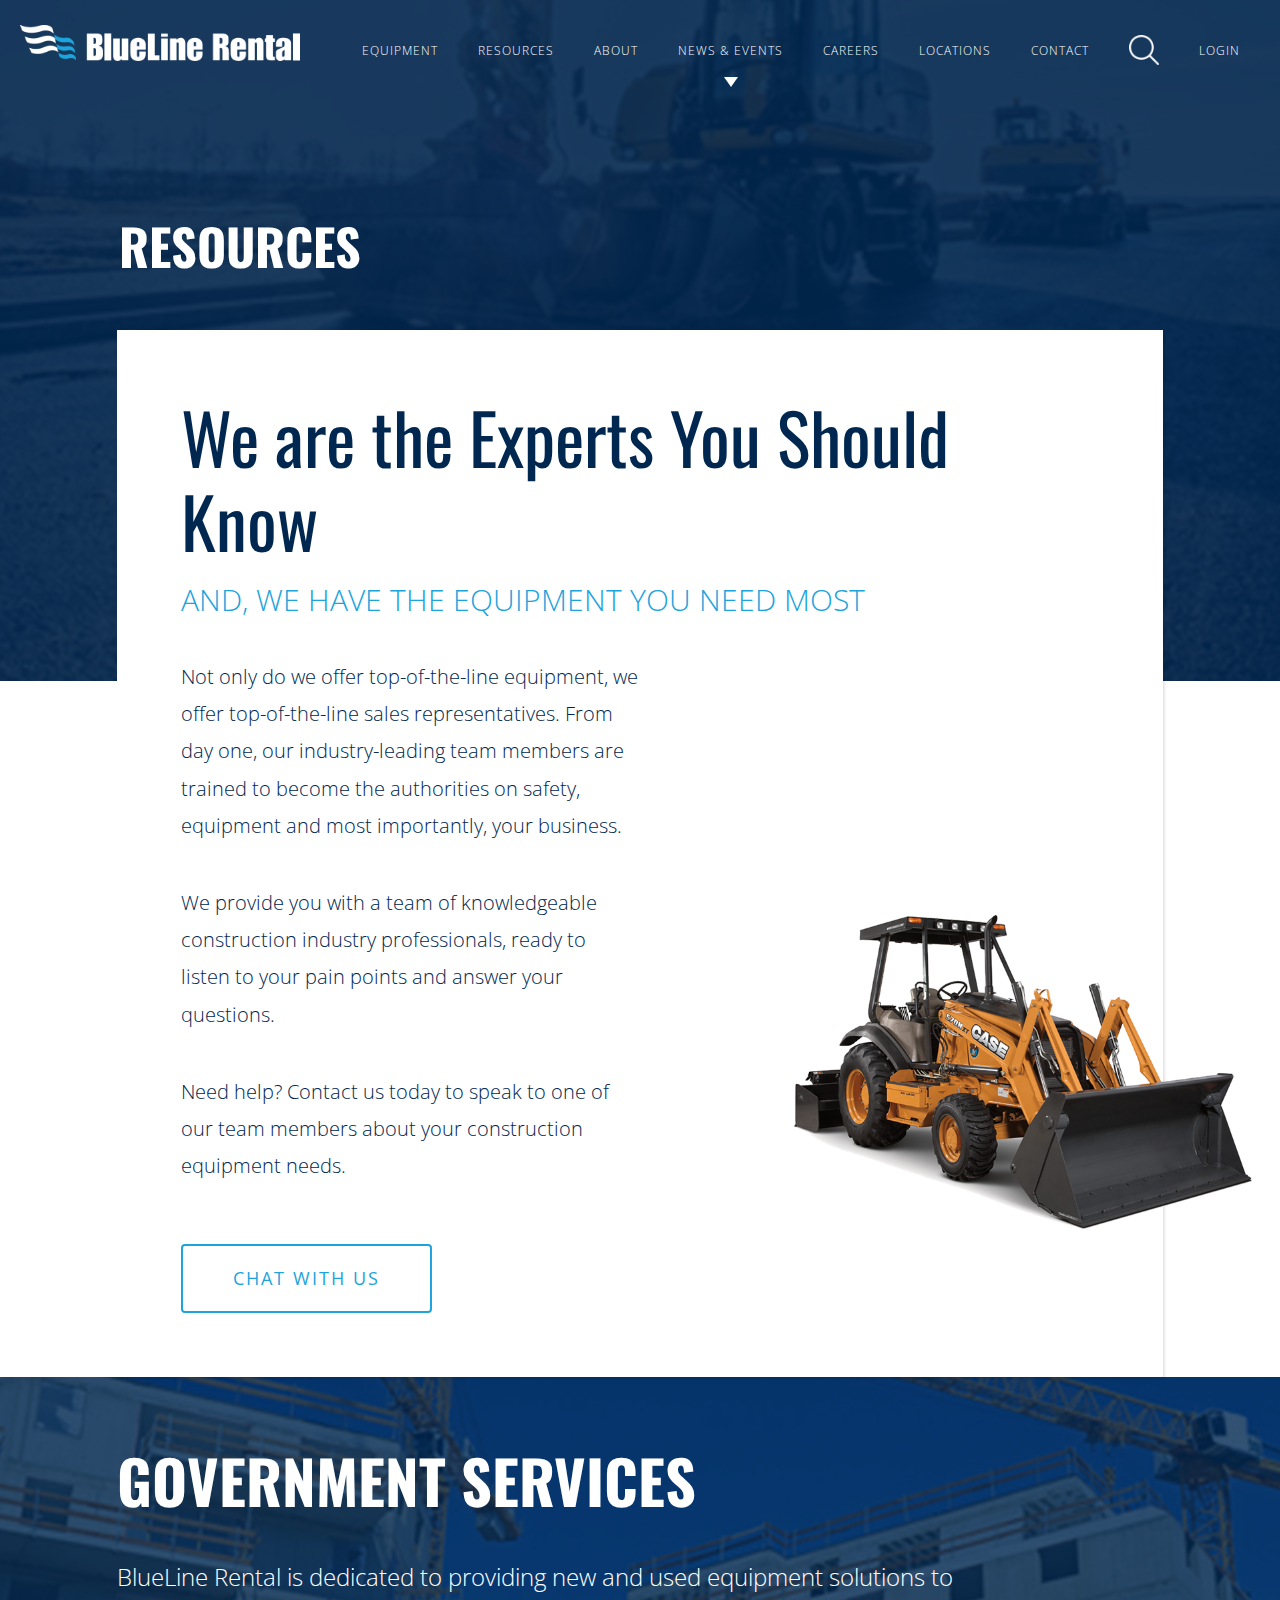
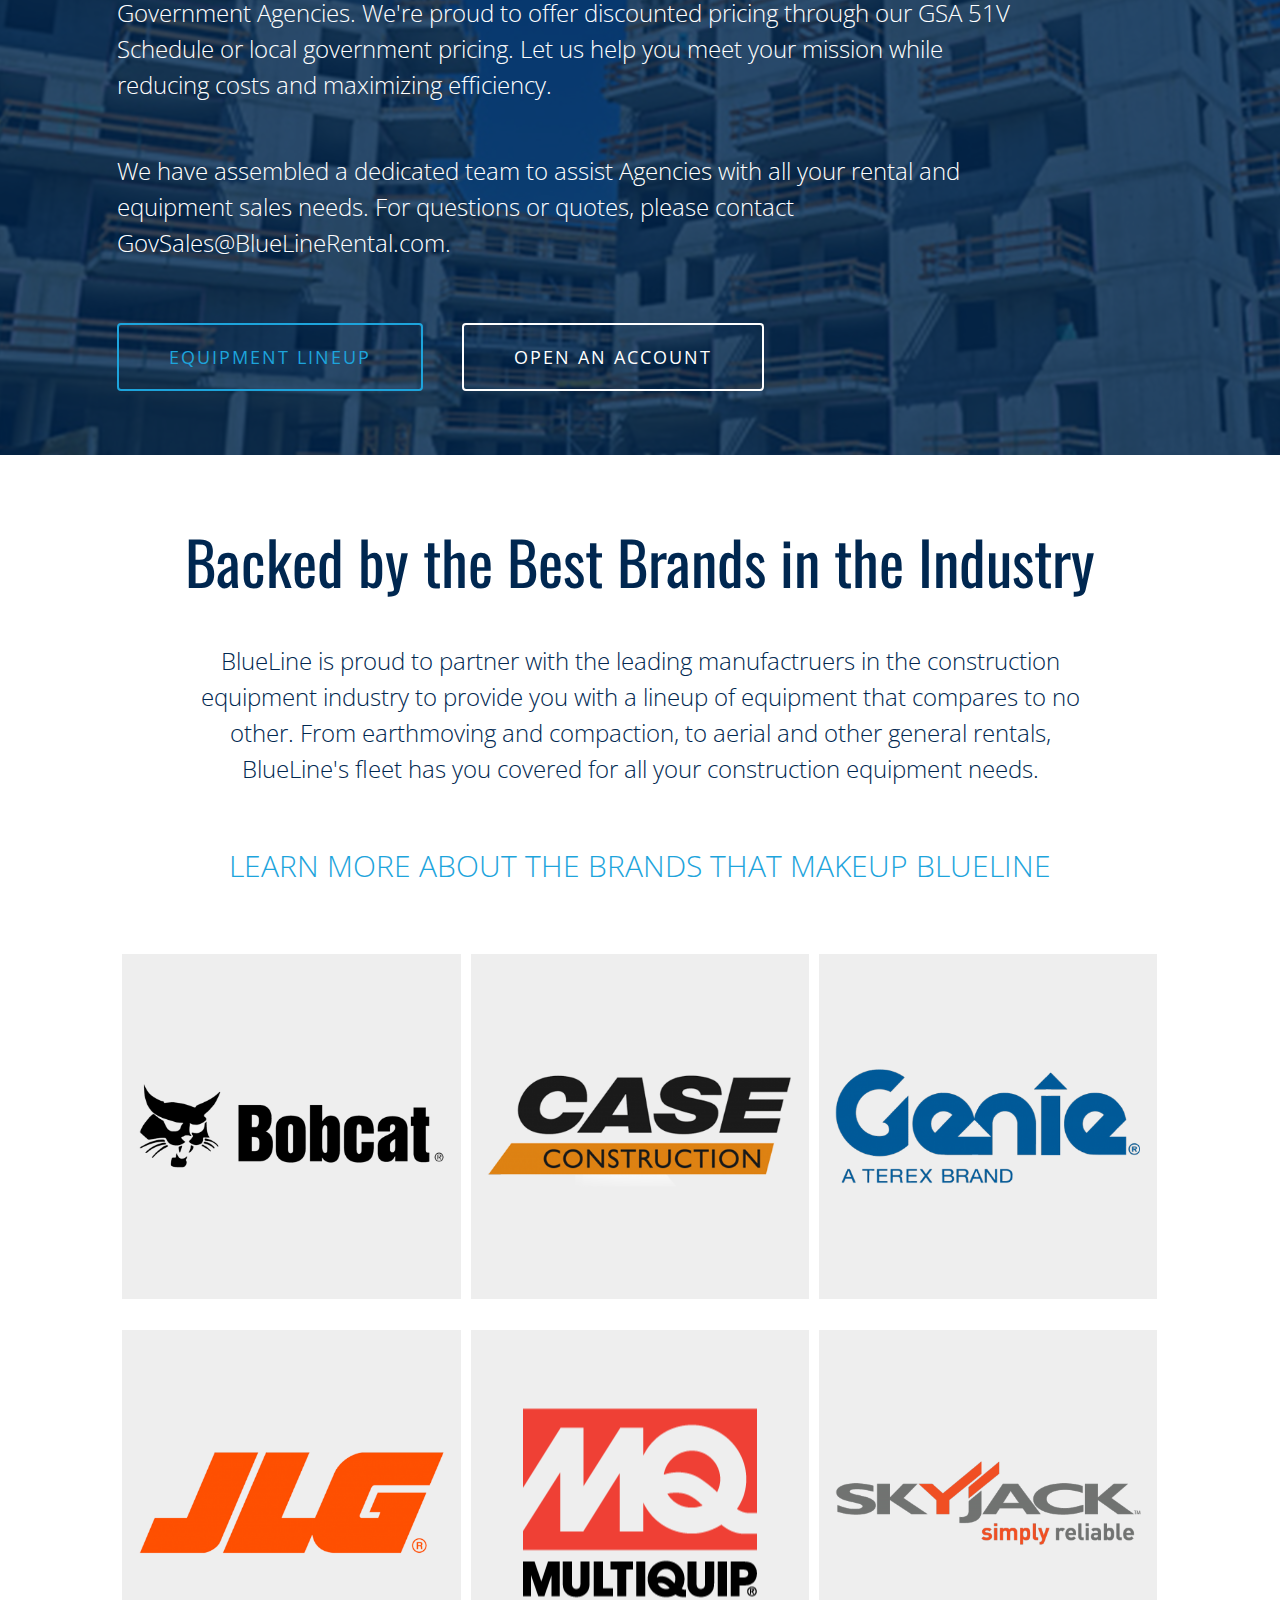
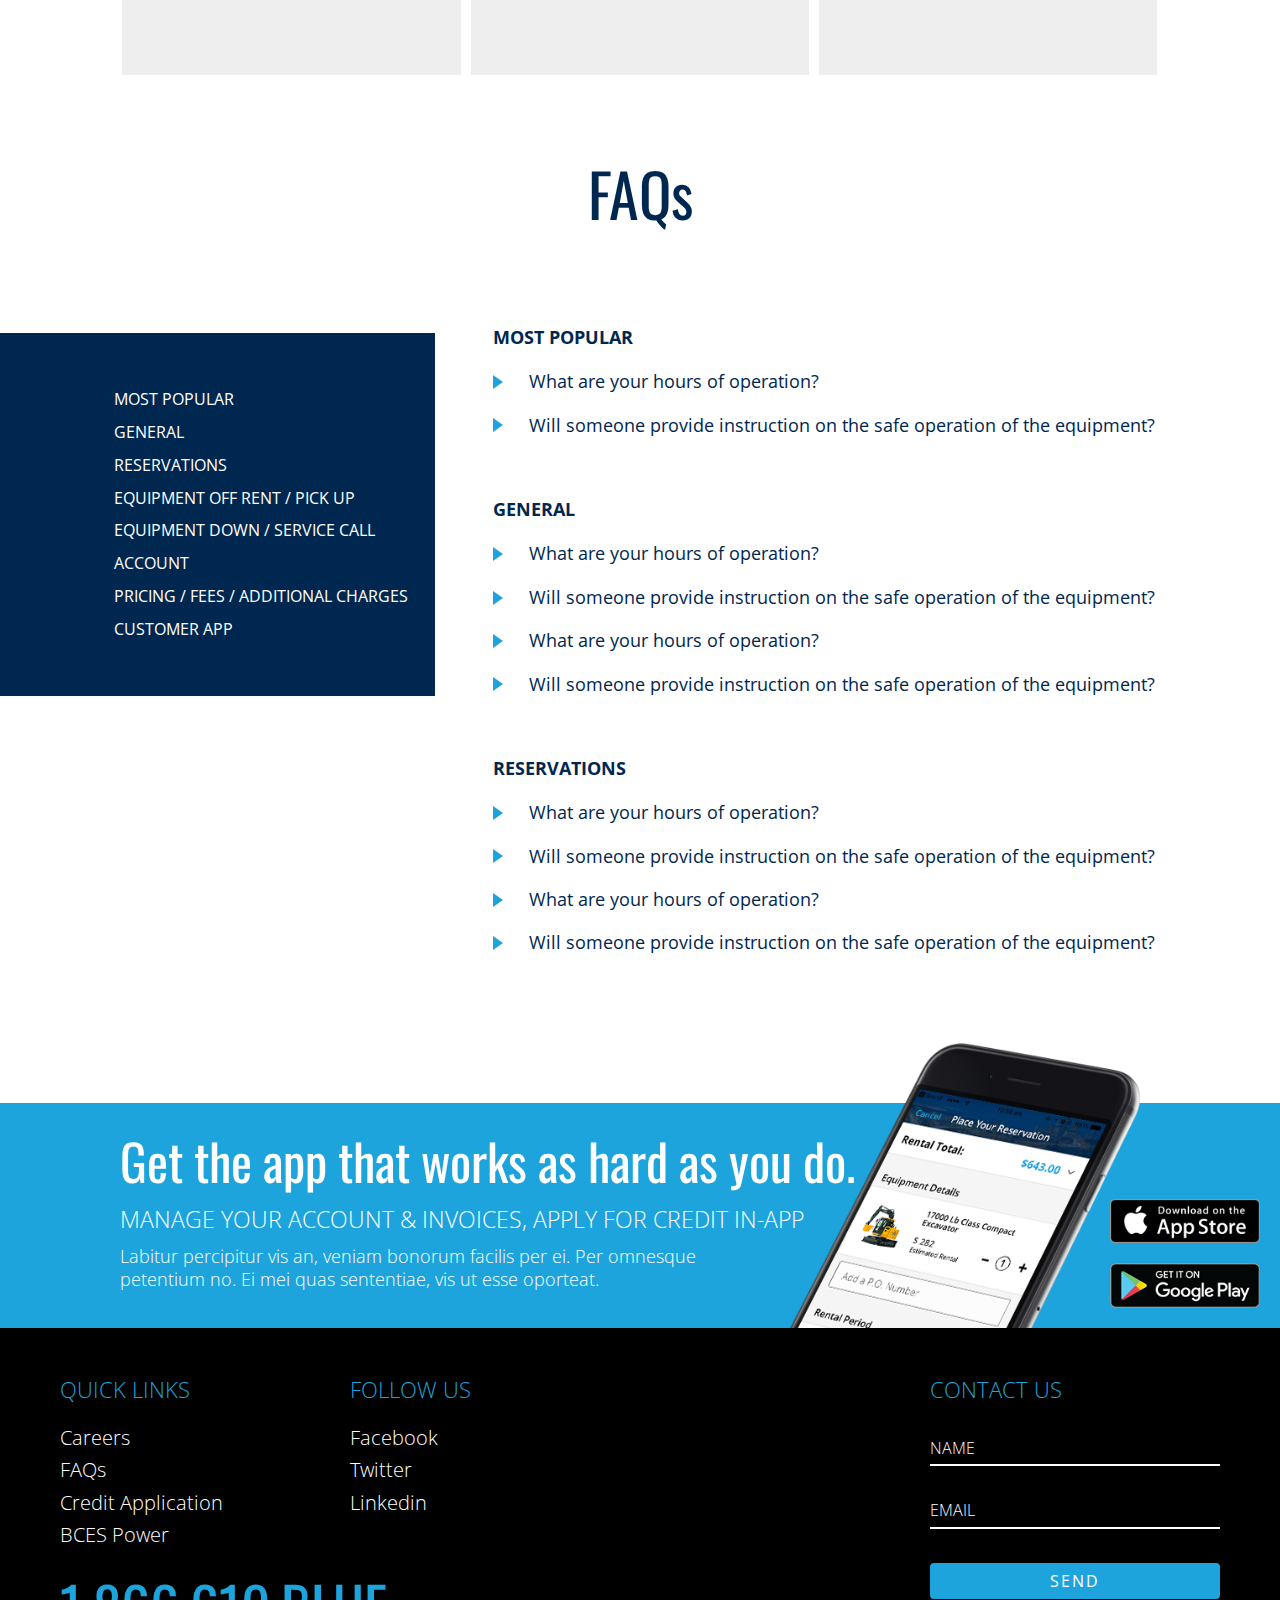
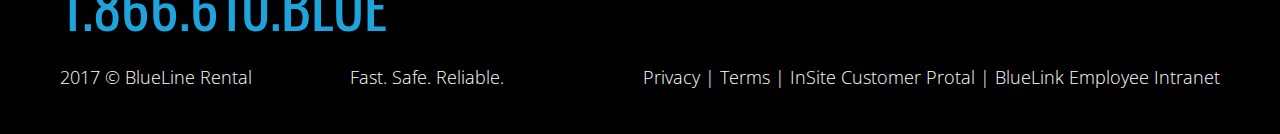
<file: resources.html>
<!DOCTYPE html>
<html lang="en">
<head>
    <meta charset="UTF-8">
    <title>BLR Genesis</title>
    <meta name="viewport" content="width=device-width, initial-scale=1.0">
    <link rel="stylesheet" href="style.css">
</head>
<body>

    <!-- menu on top of every page -->
    <div class="menu">

        <!-- logo -->
        <a href="index.html" class="pull-left logo"><img src="img/logo.png" alt="blr-logo"></a>

        <!-- menu -->
        <ul class="pull-right">
            <li><a href="landing-earth-movers.html">Equipment</a></li>
            <li><a href="">Resources</a></li>
            <li><a href="">About</a></li>
            <li><a href="news.html" class="active">News & events</a></li>
            <li><a href="">Careers</a></li>
            <li><a href="">Locations</a></li>
            <li><a href="">Contact</a></li>
            <li class="search"><a href=""><img src="img/search.png" style="height: 30px;"></a></li>
            <li class="login"><a href="">Login</a></li>
        </ul>
        <div class="clear"></div> <!-- please keep all .clear, they're very important! -->

    </div>

    <!-- resources header -->
    <div class="header header-resources" style="background-image: url('img/header-about.jpg')">

        <!-- resources title -->
        <h1 class="white-font-color">Resources</h1>

    </div>

    <!-- first white box -->
    <div class="resources-first-box white-bg">

        <!-- text -->
        <h2>We are the Experts You Should Know</h2>
        <h3>And, we have the equipment you need most</h3>
        <p>
            Not only do we offer top-of-the-line equipment, we offer top-of-the-line sales representatives. From day one, our industry-leading team members are trained to become the authorities on
             safety, equipment and most importantly, your business.
        </p>
        <p>
            We provide you with a team of knowledgeable construction industry professionals, ready to listen to your pain points and answer your questions.
        </p>
        <p>
            Need help? Contact us today to speak to one of our team members about your construction equipment needs.
        </p>
        <a href="" class="btn light-blue-btn dark-blue-hover-btn">Chat with us</a>

        <!-- image -->
        <img src="img/resources.png" alt="image-title">

    </div>

    <!-- services section -->
    <div class="resources-services" style="background-image: url('img/resources-services.jpg')">
        <div>
            <h2>Government Services</h2>
            <p>
                 BlueLine Rental is dedicated to providing new and used equipment solutions to Government Agencies. We're proud to offer discounted pricing through our GSA 51V Schedule or local
                 government pricing. Let us help you meet your mission while reducing costs and maximizing efficiency.
            </p>
            <p>
                We have assembled a dedicated team to assist Agencies with all your rental and equipment sales needs. For questions or quotes, please contact GovSales@BlueLineRental.com.
            </p>
            <a href="" class="btn light-blue-btn white-hover-btn">Equipment lineup</a>
            <a href="" class="btn white-btn light-blue-hover-btn">Open an account</a>
        </div>
    </div>

    <!-- brands section -->
    <div class="resources-brands">
        <div>

            <!-- text -->
            <h2>Backed by the Best Brands in the Industry</h2>
            <p>
                BlueLine is proud to partner with the leading manufactruers in the construction equipment industry to provide you with a lineup of equipment that compares to no other. From
                earthmoving and compaction, to aerial and other general rentals, BlueLine's fleet has you covered for all your construction equipment needs.
            </p>
            <h6>Learn More About the Brands That Makeup BlueLine</h6>

            <!-- logos -->
            <div class="resources-brands-logo">
                <img src="img/logo-bobcat.png" alt="image-title">
            </div>
            <div class="resources-brands-logo">
                <img src="img/logo-case.png" alt="image-title">
            </div>
            <div class="resources-brands-logo">
                <img src="img/logo-genie.png" alt="image-title">
            </div>
            <div class="resources-brands-logo">
                <img src="img/logo-jlg.png" alt="image-title">
            </div>
            <div class="resources-brands-logo">
                <img src="img/logo-multiquip.png" alt="image-title">
            </div>
            <div class="resources-brands-logo">
                <img src="img/logo-skyjack.png" alt="image-title">
            </div>

        </div>
    </div>

    <!-- FAQs -->
    <div class="resources-faq max-container">
        <h2>FAQs</h2>

        <!-- navigation -->
        <div class="resources-faq-navigation dark-blue-bg pull-left">
            <ul>
                <li><a href="#most-popular">Most popular</a></li>
                <li><a href="#general">General</a></li>
                <li><a href="#reservations">Reservations</a></li>
                <li><a href="">Equipment Off Rent / Pick Up</a></li>
                <li><a href="">Equipment Down / Service Call</a></li>
                <li><a href="">Account</a></li>
                <li><a href="">Pricing / Fees / Additional Charges</a></li>
                <li><a href="">Customer App</a></li>
            </ul>
        </div>

        <!-- questions -->
        <div class="resources-faq-questions pull-right">

            <!-- first section: most popular -->
            <div id="most-popular">

                <!-- section title -->
                <h5>Most popular</h5>

                <!-- question and answer -->
                <h6>What are your hours of operation?</h6>
                <p>Lorem ipsum</p>

                <!-- question and answer -->
                <h6>Will someone provide instruction on the safe operation of the equipment?</h6>
                <p>Yes, if instruction is needed, we will provide instruction on the safe operation of the equipment. The Operator's Manual should be consulted before operating the equipment.</p>

            </div>

            <!-- second section: general -->
            <div id="general">

                <!-- section title -->
                <h5>General</h5>

                <!-- question and answer -->
                <h6>What are your hours of operation?</h6>
                <p>Lorem ipsum</p>

                <!-- question and answer -->
                <h6>Will someone provide instruction on the safe operation of the equipment?</h6>
                <p>Yes, if instruction is needed, we will provide instruction on the safe operation of the equipment. The Operator's Manual should be consulted before operating the equipment.</p>

                <!-- question and answer -->
                <h6>What are your hours of operation?</h6>
                <p>Lorem ipsum</p>

                <!-- question and answer -->
                <h6>Will someone provide instruction on the safe operation of the equipment?</h6>
                <p>Yes, if instruction is needed, we will provide instruction on the safe operation of the equipment. The Operator's Manual should be consulted before operating the equipment.</p>

            </div>

            <!-- third section: reservations -->
            <div id="reservations">

                <!-- section title -->
                <h5>Reservations</h5>

                <!-- question and answer -->
                <h6>What are your hours of operation?</h6>
                <p>Lorem ipsum</p>

                <!-- question and answer -->
                <h6>Will someone provide instruction on the safe operation of the equipment?</h6>
                <p>Yes, if instruction is needed, we will provide instruction on the safe operation of the equipment. The Operator's Manual should be consulted before operating the equipment.</p>

                <!-- question and answer -->
                <h6>What are your hours of operation?</h6>
                <p>Lorem ipsum</p>

                <!-- question and answer -->
                <h6>Will someone provide instruction on the safe operation of the equipment?</h6>
                <p>Yes, if instruction is needed, we will provide instruction on the safe operation of the equipment. The Operator's Manual should be consulted before operating the equipment.</p>

            </div>

        </div>

        <div class="clear"></div>
    </div>

    <!-- bottom blue stripe -->
    <div class="landing-bottom-stripe light-blue-bg align-right">

        <!-- text -->
        <div>
            <h5 class="white-font-color">Get the app that works as hard as you do.</h5>
            <h6 class="white-font-color">manage your account & Invoices, apply for credit in-app</h6>
            <p class="white-font-color">Labitur percipitur vis an, veniam bonorum facilis per ei. Per omnesque petentium no. Ei mei quas sententiae, vis ut esse oporteat.</p>
        </div>

        <!-- phone image -->
        <div class="landing-bottom-phone">
            <img src="img/landing-bottom-stripe.png" alt="iphone">
        </div>

        <!-- app stores buttons -->
        <div class="landing-bottom-btns">
            <a href="" target="_blank"><img src="img/app-store-btn.png" alt="app-store"></a>
            <a href="" target="_blank"><img src="img/google-play-btn.png" alt="google-play"></a>
        </div>

    </div>

    <!-- footer -->
    <div class="footer">
        <div class="container">

            <!-- menu column -->
            <div class="col-3 pull-left">
                <p class="light-blue-font-color">Quick links</p>
                <ul>
                    <li><a href="">Careers</a></li>
                    <li><a href="">FAQs</a></li>
                    <li><a href="">Credit Application</a></li>
                    <li><a href="">BCES Power</a></li>
                </ul>
            </div>

            <!-- social column -->
            <div class="col-3 pull-left">
                <p class="light-blue-font-color">Follow us</p>
                <ul>
                    <li><a href="">Facebook</a></li>
                    <li><a href="">Twitter</a></li>
                    <li><a href="">Linkedin</a></li>
                </ul>
            </div>

            <!-- contact form -->
            <div class="col-3 pull-right contact-form">
                <p class="light-blue-font-color">Contact us</p>
                <form>
                    <label>Name</label>
                    <input type="text" placeholder="NAME">
                    <label>Email</label>
                    <input type="email" placeholder="EMAIL">
                    <button class="btn light-blue-btn">Send</button>
                </form>
            </div>

            <!-- phone number -->
            <a href="tel:1.866.610.BLUE" class="phone-number pull-left light-blue-font-color">1.866.610.BLUE</a>

            <div class="clear"></div>

            <!-- copyright -->
            <p class="copyright white-font-color">
                <span class="pull-left">2017 &copy; BlueLine Rental</span>
                <span class="pull-left">Fast. Safe. Reliable.</span>
                <span class="pull-right">
                    <a href="" target="_blank">Privacy</a> |
                    <a href="" target="_blank">Terms</a> |
                    <a href="" target="_blank">InSite Customer Protal</a> |
                    <a href="" target="_blank">BlueLink Employee Intranet</a>
                </span>
            </p>
            <div class="clear"></div>

        </div>
    </div>

    <!-- jQuery and custom scripts -->
    <script src="https://code.jquery.com/jquery-2.2.4.min.js" integrity="sha256-BbhdlvQf/xTY9gja0Dq3HiwQF8LaCRTXxZKRutelT44=" crossorigin="anonymous"></script>
    <script src="js/stiky-faq-navigation.js"></script>
    <script src="js/custom.js"></script>
</body>
</html>
</file>
<file: style.css>
@import url("https://fonts.googleapis.com/css?family=Open+Sans:300,400,700,800|Oswald:400,700");
/*! normalize.css v7.0.0 | MIT License | github.com/necolas/normalize.css */
/* Document
   ========================================================================== */
/**
 * 1. Correct the line height in all browsers.
 * 2. Prevent adjustments of font size after orientation changes in
 *    IE on Windows Phone and in iOS.
 */
html {
  line-height: 1.15;
  /* 1 */
  -ms-text-size-adjust: 100%;
  /* 2 */
  -webkit-text-size-adjust: 100%;
  /* 2 */ }

/* Sections
   ========================================================================== */
/**
 * Remove the margin in all browsers (opinionated).
 */
body {
  margin: 0; }

/**
 * Add the correct display in IE 9-.
 */
article,
aside,
footer,
header,
nav,
section {
  display: block; }

/**
 * Correct the font size and margin on `h1` elements within `section` and
 * `article` contexts in Chrome, Firefox, and Safari.
 */
h1 {
  font-size: 2em;
  margin: 0.67em 0; }

/* Grouping content
   ========================================================================== */
/**
 * Add the correct display in IE 9-.
 * 1. Add the correct display in IE.
 */
figcaption,
figure,
main {
  /* 1 */
  display: block; }

/**
 * Add the correct margin in IE 8.
 */
figure {
  margin: 1em 40px; }

/**
 * 1. Add the correct box sizing in Firefox.
 * 2. Show the overflow in Edge and IE.
 */
hr {
  box-sizing: content-box;
  /* 1 */
  height: 0;
  /* 1 */
  overflow: visible;
  /* 2 */ }

/**
 * 1. Correct the inheritance and scaling of font size in all browsers.
 * 2. Correct the odd `em` font sizing in all browsers.
 */
pre {
  font-family: monospace, monospace;
  /* 1 */
  font-size: 1em;
  /* 2 */ }

/* Text-level semantics
   ========================================================================== */
/**
 * 1. Remove the gray background on active links in IE 10.
 * 2. Remove gaps in links underline in iOS 8+ and Safari 8+.
 */
a {
  background-color: transparent;
  /* 1 */
  -webkit-text-decoration-skip: objects;
  /* 2 */ }

/**
 * 1. Remove the bottom border in Chrome 57- and Firefox 39-.
 * 2. Add the correct text decoration in Chrome, Edge, IE, Opera, and Safari.
 */
abbr[title] {
  border-bottom: none;
  /* 1 */
  text-decoration: underline;
  /* 2 */
  text-decoration: underline dotted;
  /* 2 */ }

/**
 * Prevent the duplicate application of `bolder` by the next rule in Safari 6.
 */
b,
strong {
  font-weight: inherit; }

/**
 * Add the correct font weight in Chrome, Edge, and Safari.
 */
b,
strong {
  font-weight: bolder; }

/**
 * 1. Correct the inheritance and scaling of font size in all browsers.
 * 2. Correct the odd `em` font sizing in all browsers.
 */
code,
kbd,
samp {
  font-family: monospace, monospace;
  /* 1 */
  font-size: 1em;
  /* 2 */ }

/**
 * Add the correct font style in Android 4.3-.
 */
dfn {
  font-style: italic; }

/**
 * Add the correct background and color in IE 9-.
 */
mark {
  background-color: #ff0;
  color: #000; }

/**
 * Add the correct font size in all browsers.
 */
small {
  font-size: 80%; }

/**
 * Prevent `sub` and `sup` elements from affecting the line height in
 * all browsers.
 */
sub,
sup {
  font-size: 75%;
  line-height: 0;
  position: relative;
  vertical-align: baseline; }

sub {
  bottom: -0.25em; }

sup {
  top: -0.5em; }

/* Embedded content
   ========================================================================== */
/**
 * Add the correct display in IE 9-.
 */
audio,
video {
  display: inline-block; }

/**
 * Add the correct display in iOS 4-7.
 */
audio:not([controls]) {
  display: none;
  height: 0; }

/**
 * Remove the border on images inside links in IE 10-.
 */
img {
  border-style: none; }

/**
 * Hide the overflow in IE.
 */
svg:not(:root) {
  overflow: hidden; }

/* Forms
   ========================================================================== */
/**
 * 1. Change the font styles in all browsers (opinionated).
 * 2. Remove the margin in Firefox and Safari.
 */
button,
input,
optgroup,
select,
textarea {
  font-family: sans-serif;
  /* 1 */
  font-size: 100%;
  /* 1 */
  line-height: 1.15;
  /* 1 */
  margin: 0;
  /* 2 */ }

/**
 * Show the overflow in IE.
 * 1. Show the overflow in Edge.
 */
button,
input {
  /* 1 */
  overflow: visible; }

/**
 * Remove the inheritance of text transform in Edge, Firefox, and IE.
 * 1. Remove the inheritance of text transform in Firefox.
 */
button,
select {
  /* 1 */
  text-transform: none; }

/**
 * 1. Prevent a WebKit bug where (2) destroys native `audio` and `video`
 *    controls in Android 4.
 * 2. Correct the inability to style clickable types in iOS and Safari.
 */
button,
html [type="button"],
[type="reset"],
[type="submit"] {
  -webkit-appearance: button;
  /* 2 */ }

/**
 * Remove the inner border and padding in Firefox.
 */
button::-moz-focus-inner,
[type="button"]::-moz-focus-inner,
[type="reset"]::-moz-focus-inner,
[type="submit"]::-moz-focus-inner {
  border-style: none;
  padding: 0; }

/**
 * Restore the focus styles unset by the previous rule.
 */
button:-moz-focusring,
[type="button"]:-moz-focusring,
[type="reset"]:-moz-focusring,
[type="submit"]:-moz-focusring {
  outline: 1px dotted ButtonText; }

/**
 * Correct the padding in Firefox.
 */
fieldset {
  padding: 0.35em 0.75em 0.625em; }

/**
 * 1. Correct the text wrapping in Edge and IE.
 * 2. Correct the color inheritance from `fieldset` elements in IE.
 * 3. Remove the padding so developers are not caught out when they zero out
 *    `fieldset` elements in all browsers.
 */
legend {
  box-sizing: border-box;
  /* 1 */
  color: inherit;
  /* 2 */
  display: table;
  /* 1 */
  max-width: 100%;
  /* 1 */
  padding: 0;
  /* 3 */
  white-space: normal;
  /* 1 */ }

/**
 * 1. Add the correct display in IE 9-.
 * 2. Add the correct vertical alignment in Chrome, Firefox, and Opera.
 */
progress {
  display: inline-block;
  /* 1 */
  vertical-align: baseline;
  /* 2 */ }

/**
 * Remove the default vertical scrollbar in IE.
 */
textarea {
  overflow: auto; }

/**
 * 1. Add the correct box sizing in IE 10-.
 * 2. Remove the padding in IE 10-.
 */
[type="checkbox"],
[type="radio"] {
  box-sizing: border-box;
  /* 1 */
  padding: 0;
  /* 2 */ }

/**
 * Correct the cursor style of increment and decrement buttons in Chrome.
 */
[type="number"]::-webkit-inner-spin-button,
[type="number"]::-webkit-outer-spin-button {
  height: auto; }

/**
 * 1. Correct the odd appearance in Chrome and Safari.
 * 2. Correct the outline style in Safari.
 */
[type="search"] {
  -webkit-appearance: textfield;
  /* 1 */
  outline-offset: -2px;
  /* 2 */ }

/**
 * Remove the inner padding and cancel buttons in Chrome and Safari on macOS.
 */
[type="search"]::-webkit-search-cancel-button,
[type="search"]::-webkit-search-decoration {
  -webkit-appearance: none; }

/**
 * 1. Correct the inability to style clickable types in iOS and Safari.
 * 2. Change font properties to `inherit` in Safari.
 */
::-webkit-file-upload-button {
  -webkit-appearance: button;
  /* 1 */
  font: inherit;
  /* 2 */ }

/* Interactive
   ========================================================================== */
/*
 * Add the correct display in IE 9-.
 * 1. Add the correct display in Edge, IE, and Firefox.
 */
details,
menu {
  display: block; }

/*
 * Add the correct display in all browsers.
 */
summary {
  display: list-item; }

/* Scripting
   ========================================================================== */
/**
 * Add the correct display in IE 9-.
 */
canvas {
  display: inline-block; }

/**
 * Add the correct display in IE.
 */
template {
  display: none; }

/* Hidden
   ========================================================================== */
/**
 * Add the correct display in IE 10-.
 */
[hidden] {
  display: none; }

* {
  -webkit-box-sizing: border-box;
  -moz-box-sizing: border-box;
  box-sizing: border-box;
  position: relative;
  z-index: 1; }

body, html {
  margin: 0;
  padding: 0;
  background: #fff;
  overflow-x: hidden; }

.pull-left {
  float: left; }

.pull-right {
  float: right; }

.clear {
  clear: both; }

.container {
  width: 100%;
  max-width: 1200px;
  padding-left: 20px;
  padding-right: 20px;
  margin-left: auto;
  margin-right: auto; }

@media (min-width: 2100px) {
  .max-container {
    width: calc(84% - 30px);
    max-width: none;
    margin-left: auto;
    margin-right: auto; } }

.col-2 {
  width: 50%; }

.col-3 {
  width: 33.3%; }

h1, h2, h3, h4, h5, h6, p, li, dt, dd, td, th, body, input, textarea {
  line-height: 140%;
  font-family: 'Open sans', sans-serif; }

p, li, dt, dd, body, input, textarea {
  color: #002750;
  font-weight: 300; }

a, a:hover, a:active, a:focus, input, input:focus, textarea, textarea:focus, button, button:active, button:focus {
  outline: none;
  text-decoration: none;
  transition: all 0.3s linear; }

a, button {
  cursor: pointer; }

.light-blue-font-color {
  color: #1da4dc; }

.dark-blue-font-color {
  color: #002750; }

.dark-blue-hover-font-color:hover {
  color: #002750; }

.white-font-color {
  color: #fff; }

.light-blue-bg {
  background-color: #1da4dc; }

.dark-blue-bg {
  background-color: #002750; }

.darker-light-blue-bg-hover:hover {
  background-color: #1782af; }

.white-bg {
  background-color: #fff; }

.light-grey-bg {
  background-color: #eee; }

.align-right {
  text-align: right; }

.align-center {
  text-align: center; }

.menu {
  position: absolute;
  top: 0;
  left: 0;
  right: 0;
  z-index: 2;
  font-size: 0;
  padding: 25px 20px; }
  @media (max-width: 1199px) {
    .menu {
      padding-top: 20px; } }
  .menu .logo {
    display: block; }
    .menu .logo img {
      display: block;
      padding-left: 77px;
      height: 42px; }
      @media (max-width: 1659px) {
        .menu .logo img {
          padding-left: 0; } }
      @media (max-width: 1309px) {
        .menu .logo img {
          height: 36px; } }
      @media (max-width: 1119px) {
        .menu .logo img {
          height: 31px; } }
      @media (max-width: 330px) {
        .menu .logo img {
          height: 28px; } }
    @media (max-width: 1199px) {
      .menu .logo {
        position: absolute;
        left: 20px;
        z-index: 2; } }
  .menu > ul {
    margin: 0;
    padding: 0; }
    .menu > ul ul {
      position: absolute;
      margin: 0;
      padding: 0;
      top: 35px;
      left: 50%;
      transform: translateX(-50%);
      border: 1px solid #fff;
      border-radius: 4px;
      opacity: 0;
      max-height: 0;
      min-width: 150px;
      transition: all 0.3s linear; }
      .menu > ul ul:before {
        content: '';
        border-bottom: 10px solid #fff;
        border-left: 7px solid transparent;
        border-right: 7px solid transparent;
        position: absolute;
        top: -10px;
        left: 50%;
        transform: translateX(-50%); }
      .menu > ul ul li {
        display: block;
        margin: 0;
        padding: 0; }
        .menu > ul ul li a {
          padding: 5px 10px;
          background: rgba(255, 255, 255, 0.2);
          color: #fff;
          font-family: "open sans";
          font-size: 13px;
          font-weight: 300;
          display: block;
          text-align: center;
          line-height: 150%;
          text-transform: uppercase; }
          .menu > ul ul li a:hover, .menu > ul ul li a.active {
            color: #1da4dc; }
        .menu > ul ul li:first-of-type a {
          padding-top: 10px; }
        .menu > ul ul li:last-of-type a {
          padding-bottom: 10px; }
    .menu > ul > li {
      display: inline-block;
      margin: 0;
      padding: 0;
      vertical-align: middle;
      opacity: 1;
      transition: opacity 0.3s linear; }
      .menu > ul > li > a {
        display: block;
        margin: 0;
        padding: 4px 34px 20px;
        font-family: "open sans";
        font-size: 13px;
        font-weight: 300;
        text-transform: uppercase;
        color: #fff;
        line-height: 100%;
        letter-spacing: 1px; }
        .menu > ul > li > a:hover {
          color: #1da4dc; }
        .menu > ul > li > a.active:after {
          content: '';
          position: absolute;
          bottom: 0;
          left: 50%;
          transform: translateX(-50%);
          border-top: 10px solid #fff;
          border-left: 7px solid transparent;
          border-right: 7px solid transparent; }
        @media (max-width: 1599px) {
          .menu > ul > li > a {
            padding: 4px 29px 20px; } }
        @media (max-width: 1505px) {
          .menu > ul > li > a {
            padding: 4px 24px 20px; } }
        @media (max-width: 1419px) {
          .menu > ul > li > a {
            padding: 10px 20px 20px;
            font-size: 12px; }
            .menu > ul > li > a.active:after {
              bottom: -10px; } }
        @media (max-width: 1249px) {
          .menu > ul > li > a {
            padding: 10px 15px 20px; } }
      .menu > ul > li:hover ul {
        opacity: 1;
        max-height: 400px; }
      .menu > ul > li.search {
        cursor: pointer;
        position: static; }
        .menu > ul > li.search > a {
          position: static; }
        .menu > ul > li.search .search-form {
          display: block;
          position: absolute;
          top: -100px;
          left: 15px;
          right: 5px;
          font-size: 0;
          text-align: center;
          transition: all 0.3s linear;
          visibility: hidden; }
          .menu > ul > li.search .search-form span {
            position: absolute;
            top: 50%;
            left: 20px;
            transform: translateY(-50%);
            font-size: 30px;
            font-weight: 400;
            transition: color 0.3s linear;
            cursor: pointer;
            display: block;
            z-index: 5; }
          .menu > ul > li.search .search-form input {
            -webkit-appearance: none;
            -moz-appearance: none;
            appearance: none;
            z-index: 4;
            display: inline-block;
            border: 0;
            border-radius: 0;
            vertical-align: middle; }
            .menu > ul > li.search .search-form input[type=text] {
              background: #fff;
              font-family: "open sans";
              font-size: 18px;
              font-weight: 300;
              box-shadow: 0 0 10px rgba(0, 0, 0, 0.2);
              width: calc(100% - 60px);
              margin: 0 15px 0 0;
              padding: 15px 15px 15px 50px;
              text-align: right; }
            .menu > ul > li.search .search-form input[type=submit] {
              cursor: pointer;
              background: url("img/search.png") no-repeat center;
              background-size: contain;
              padding: 0;
              width: 40px;
              height: 40px; }
        .menu > ul > li.search.active .search-form {
          top: 0;
          visibility: visible; }
    .menu > ul.hide > li {
      opacity: 0; }
      .menu > ul.hide > li.search {
        opacity: 1; }
    @media (max-width: 1199px) {
      .menu > ul {
        width: calc(100% + 40px);
        margin-left: -20px;
        margin-right: -20px;
        max-height: 50px;
        padding-top: 50px;
        overflow: hidden;
        transition: all 0.3s linear;
        cursor: pointer; }
        .menu > ul:before {
          content: '';
          position: absolute;
          top: 2px;
          right: 20px;
          z-index: 1;
          width: 35px;
          height: 30px;
          background: linear-gradient(#fff 5px, transparent 5px, transparent 10px, #fff 10px, #fff 15px, transparent 15px, transparent 20px, #fff 20px, #fff 25px, transparent 25px); }
        .menu > ul > li.search, .menu > ul > li.search a {
          position: relative; }
          .menu > ul > li.search .search-form, .menu > ul > li.search a .search-form {
            right: 20px;
            left: 20px;
            opacity: 0;
            visibility: visible;
            top: 7px; }
            .menu > ul > li.search .search-form input[type=text], .menu > ul > li.search a .search-form input[type=text] {
              padding: 10px 10px 10px 40px;
              text-align: center;
              font-size: 16px; }
            .menu > ul > li.search .search-form input[type=submit], .menu > ul > li.search a .search-form input[type=submit] {
              height: 30px; }
          .menu > ul > li.search.active .search-form, .menu > ul > li.search a.active .search-form {
            opacity: 1;
            top: 7px; }
        .menu > ul ul {
          position: relative;
          top: auto;
          left: auto;
          transform: none;
          border: 0;
          max-height: none;
          opacity: 1; }
          .menu > ul ul:before {
            display: none; }
          .menu > ul ul li a {
            background: #fff;
            color: #002750;
            font-size: 14px;
            padding: 10px 0; }
            .menu > ul ul li a:hover, .menu > ul ul li a.active {
              color: #1da4dc; }
          .menu > ul ul li:first-of-type a {
            padding-top: 20px; }
          .menu > ul ul li:last-of-type a {
            padding-bottom: 20px; }
        .menu > ul > li {
          width: 100%;
          background: rgba(255, 255, 255, 0.95);
          opacity: 0;
          transition: opacity 0.3s linear; }
          .menu > ul > li:first-of-type {
            padding-top: 13px; }
          .menu > ul > li:last-of-type {
            padding-bottom: 13px; }
          .menu > ul > li.search a {
            background: rgba(29, 164, 220, 0.3); }
          .menu > ul > li > a {
            text-align: center;
            padding: 0;
            font-size: 16px;
            transition: all 0.3s linear;
            overflow: hidden;
            opacity: 0;
            color: #002750;
            font-weight: 400; }
            .menu > ul > li > a.active {
              color: #1da4dc; }
              .menu > ul > li > a.active:after {
                display: none; }
        .menu > ul.active:before {
          position: fixed;
          top: 22px;
          right: 20px;
          z-index: 10;
          background: linear-gradient(#1da4dc 5px, transparent 5px, transparent 10px, #1da4dc 10px, #1da4dc 15px, transparent 15px, transparent 20px, #1da4dc 20px, #1da4dc 25px, transparent 25px); }
        .menu > ul.active {
          max-height: calc(100vh - 20px);
          overflow: auto;
          box-shadow: 0 5px 5px rgba(0, 0, 0, 0.2); }
          .menu > ul.active > li {
            opacity: 1; }
            .menu > ul.active > li > a {
              padding: 13px 0;
              opacity: 1; }
        .menu > ul.hide > li {
          opacity: 1; } }
    @media (max-width: 499px) {
      .menu > ul > li.search .search-form, .menu > ul > li.search.active .search-form {
        top: 10px; }
        .menu > ul > li.search .search-form input[type=text], .menu > ul > li.search.active .search-form input[type=text] {
          font-size: 14px; } }
  @media (min-width: 768px) {
    .menu {
      animation: opacity 1s ease-out; }
    @keyframes opacity {
      from {
        opacity: 0; }
      to {
        opacity: 1; } } }

.header {
  background-size: cover;
  background-repeat: no-repeat;
  background-position: center;
  padding-left: 20px;
  padding-right: 20px;
  padding-top: 100px; }
  .header:after {
    content: '';
    position: absolute;
    top: 0;
    left: 0;
    right: 0;
    bottom: 0;
    z-index: 0;
    background: rgba(0, 39, 80, 0.9); }
  @media (min-width: 768px) {
    .header {
      animation: padding-top 1s ease-out; }
      .header * {
        animation: header-elements 1s ease-out; }
    @keyframes padding-top {
      from {
        padding-top: 200px; }
      to {
        padding-top: 100px; } }
    @keyframes header-elements {
      from {
        opacity: 0; }
      to {
        opacity: 1; } } }

.header-homepage h1 {
  max-width: 860px;
  margin: 0 auto;
  padding: 118px 0 65px 0; }
  .header-homepage h1 span {
    display: block;
    line-height: 105%;
    text-transform: uppercase;
    font-family: "Oswald";
    font-size: 120px;
    font-weight: 700; }
  @media (max-width: 1199px) {
    .header-homepage h1 {
      padding: 60px 0; }
      .header-homepage h1 span {
        font-size: 110px; } }
  @media (max-width: 991px) {
    .header-homepage h1 {
      padding: 50px 0; }
      .header-homepage h1 span {
        font-size: 90px; } }
  @media (max-width: 767px) {
    .header-homepage h1 {
      padding: 30px 0; }
      .header-homepage h1 span {
        font-size: 80px; } }
  @media (max-width: 599px) {
    .header-homepage h1 {
      padding: 0 0 30px 0; }
      .header-homepage h1 span {
        font-size: 70px; } }
.header-homepage .homepage-searchbar {
  max-width: 860px;
  margin: 0 auto;
  padding-bottom: 86px;
  white-space: nowrap;
  overflow: visible; }
  @media (max-width: 991px) {
    .header-homepage .homepage-searchbar {
      padding-bottom: 70px; } }
  @media (max-width: 767px) {
    .header-homepage .homepage-searchbar {
      padding-bottom: 40px; } }
  @media (max-width: 599px) {
    .header-homepage .homepage-searchbar {
      white-space: normal; } }
  .header-homepage .homepage-searchbar input, .header-homepage .homepage-searchbar .btn {
    display: inline-block;
    vertical-align: top; }
  .header-homepage .homepage-searchbar input {
    background: #fff;
    border: 0;
    border-radius: 0;
    -webkit-appearance: none;
    -moz-appearance: none;
    appearance: none;
    font-size: 23px;
    padding: 17px 27px;
    margin: 0 25px 0 0;
    width: 85%; }
    @media (max-width: 1349px) {
      .header-homepage .homepage-searchbar input {
        width: 70%; } }
    @media (max-width: 1199px) {
      .header-homepage .homepage-searchbar input {
        font-size: 16px;
        padding: 15px;
        width: 60%; } }
    @media (max-width: 991px) {
      .header-homepage .homepage-searchbar input {
        width: 50%; } }
    @media (max-width: 767px) {
      .header-homepage .homepage-searchbar input {
        font-size: 14px; } }
    @media (max-width: 599px) {
      .header-homepage .homepage-searchbar input {
        width: 100%;
        margin-bottom: 30px; } }

.header-news {
  text-align: center;
  font-size: 0;
  margin-bottom: 50px; }
  @media (max-width: 1199px) {
    .header-news {
      margin-bottom: 20px; } }
  .header-news h1 {
    text-align: left;
    max-width: 1440px;
    margin: 0 auto;
    padding: 140px 0 37px 0;
    font-family: "Oswald";
    font-size: 62px;
    font-weight: 700;
    text-transform: uppercase; }
    @media (min-width: 2100px) {
      .header-news h1 {
        max-width: none;
        padding-left: 5px; } }
    @media (max-width: 1199px) {
      .header-news h1 {
        font-size: 58px;
        padding-top: 80px; } }
    @media (max-width: 991px) {
      .header-news h1 {
        font-size: 54px;
        padding: 30px 0; } }
    @media (max-width: 767px) {
      .header-news h1 {
        font-size: 50px;
        padding: 0 0 30px 0;
        font-weight: 400; } }
    @media (max-width: 599px) {
      .header-news h1 {
        font-size: 46px; } }
    @media (max-width: 400px) {
      .header-news h1 {
        font-size: 44px;
        text-align: center; } }

.header-news-inner {
  padding-bottom: 323px; }
  .header-news-inner h1, .header-news-inner h2 {
    margin: 0 auto;
    line-height: 100%;
    width: 84%;
    text-transform: uppercase; }
  .header-news-inner h2 {
    font-family: "oswald";
    font-size: 56px;
    font-weight: 700;
    padding-top: 153px; }
  .header-news-inner h1 {
    font-family: "oswald";
    font-size: 88px;
    font-weight: 700; }
  @media (max-width: 1499px) {
    .header-news-inner h2 {
      font-size: 50px;
      padding-top: 120px; }
    .header-news-inner h1 {
      font-size: 70px;
      line-height: 120%; } }
  @media (max-width: 1199px) {
    .header-news-inner {
      padding-bottom: 185px; }
      .header-news-inner h2 {
        font-size: 40px;
        padding-top: 50px;
        width: 100%; }
      .header-news-inner h1 {
        font-size: 56px;
        width: 100%; } }
  @media (max-width: 991px) {
    .header-news-inner h2 {
      font-size: 30px;
      padding-top: 30px; }
    .header-news-inner h1 {
      font-size: 40px; } }
  @media (max-width: 767px) {
    .header-news-inner {
      padding-bottom: 115px; }
      .header-news-inner h2 {
        padding-top: 10px; } }
  @media (max-width: 699px) {
    .header-news-inner h1 {
      font-size: 34px; } }
  @media (max-width: 400px) {
    .header-news-inner h2 {
      padding-top: 0;
      line-height: 120%; } }

.header-landing {
  border-bottom: 100px solid #002750; }
  .header-landing h1 {
    margin: 0;
    padding-top: 115px; }
    .header-landing h1 span {
      display: block;
      text-transform: uppercase;
      font-family: "oswald";
      font-size: 207px;
      font-weight: 700;
      padding-right: 33%;
      line-height: 100%;
      text-shadow: 0 0 10px rgba(0, 0, 0, 0.2); }
      .header-landing h1 span + span {
        transform: translateY(-25%);
        padding-right: 2%;
        letter-spacing: 5px; }
  .header-landing h2 {
    font-family: "oswald";
    font-size: 54px;
    font-weight: 400;
    margin: -25px 0 40px 0; }
  .header-landing .btn {
    margin-bottom: 94px;
    display: inline-block;
    font-size: 21px; }
    .header-landing .btn:hover {
      background: #1a93c5; }
  .header-landing.header-landing-cta {
    text-align: center; }
    .header-landing.header-landing-cta h1, .header-landing.header-landing-cta h2 {
      display: inline-block;
      margin: 0 auto;
      text-align: left; }
      @media (min-width: 1400px) {
        .header-landing.header-landing-cta h1, .header-landing.header-landing-cta h2 {
          min-width: 1345px; } }
    @media (min-width: 1400px) {
      .header-landing.header-landing-cta h1 {
        padding-top: 188px; } }
    .header-landing.header-landing-cta h1 span, .header-landing.header-landing-cta h1 span + span {
      transform: none;
      padding: 0;
      letter-spacing: 0; }
    .header-landing.header-landing-cta h1 span + span {
      font-size: 126px; }
    .header-landing.header-landing-cta h2 {
      margin-bottom: 35px;
      white-space: nowrap; }
    .header-landing.header-landing-cta .btn {
      display: block;
      max-width: 355px;
      margin-left: auto;
      margin-right: auto; }
  @media (max-width: 1499px) {
    .header-landing.header-landing-cta h1, .header-landing.header-landing-cta h2 {
      max-width: none; }
    .header-landing.header-landing-cta h1 span + span {
      font-size: 120px; } }
  @media (max-width: 1399px) {
    .header-landing {
      border-bottom-width: 80px; }
      .header-landing h1 {
        padding-top: 80px; }
        .header-landing h1 span {
          font-size: 180px; }
          .header-landing h1 span + span {
            letter-spacing: 0;
            padding-right: 0; }
      .header-landing h2 {
        font-size: 50px;
        margin-top: -10px; }
      .header-landing.header-landing-cta {
        text-align: left; }
        .header-landing.header-landing-cta h1 span + span {
          font-size: 100px; } }
  @media (max-width: 1199px) {
    .header-landing {
      border-bottom-width: 50px; }
      .header-landing h1 {
        padding-top: 30px; }
        .header-landing h1 span {
          font-size: 150px; }
      .header-landing h2 {
        font-size: 44px; }
      .header-landing .btn {
        margin-bottom: 60px; }
      .header-landing.header-landing-cta h1 span + span {
        font-size: 90px; } }
  @media (max-width: 1059px) {
    .header-landing.header-landing-cta h2 {
      white-space: normal;
      max-width: 670px;
      margin-left: 0;
      line-height: 120%;
      padding: 15px 0; } }
  @media (max-width: 991px) {
    .header-landing h1 {
      padding-top: 0; }
      .header-landing h1 span {
        font-size: 100px;
        padding-right: 25%; }
        .header-landing h1 span + span {
          transform: translateY(-30%); }
    .header-landing h2 {
      font-size: 38px; }
    .header-landing .btn {
      margin-bottom: 40px;
      font-size: 18px; }
    .header-landing.header-landing-cta h1 span + span {
      font-size: 60px;
      padding-top: 10px; }
    .header-landing.header-landing-cta h2 {
      max-width: 580px; } }
  @media (max-width: 767px) {
    .header-landing {
      border-bottom-width: 30px; }
      .header-landing h1 span {
        font-size: 80px; }
      .header-landing h2 {
        font-size: 30px;
        margin-top: 0; }
      .header-landing.header-landing-cta h1 span + span {
        font-size: 50px; } }
  @media (max-width: 599px) {
    .header-landing h1 span {
      padding-right: 35%; }
    .header-landing.header-landing-cta h1 span {
      font-size: 70px; }
      .header-landing.header-landing-cta h1 span + span {
        font-size: 44px; } }
  @media (max-width: 400px) {
    .header-landing .btn {
      font-size: 16px; }
    .header-landing.header-landing-cta h1 span {
      font-size: 57px; }
      .header-landing.header-landing-cta h1 span + span {
        font-size: 38px; } }

.header-careers {
  padding-bottom: 411px; }
  .header-careers h1 {
    margin: 0 auto;
    line-height: 100%;
    width: 84%;
    text-transform: uppercase;
    font-family: "oswald";
    font-size: 56px;
    font-weight: 700;
    padding-top: 153px; }
  @media (max-width: 1499px) {
    .header-careers h1 {
      font-size: 50px;
      padding-top: 120px; } }
  @media (max-width: 1199px) {
    .header-careers {
      padding-bottom: 185px; }
      .header-careers h1 {
        font-size: 40px;
        padding-top: 50px;
        width: 100%; } }
  @media (max-width: 991px) {
    .header-careers h1 {
      font-size: 30px;
      padding-top: 30px; } }
  @media (max-width: 767px) {
    .header-careers {
      padding-bottom: 115px; }
      .header-careers h1 {
        padding-top: 10px; } }
  @media (max-width: 400px) {
    .header-careers h1 {
      padding-top: 0;
      line-height: 120%; } }

.header-about {
  padding-bottom: 411px; }
  .header-about h1 {
    margin: 0 auto;
    line-height: 100%;
    width: 84%;
    text-transform: uppercase;
    font-family: "oswald";
    font-size: 56px;
    font-weight: 700;
    padding-top: 153px; }
  @media (max-width: 1499px) {
    .header-about h1 {
      font-size: 50px;
      padding-top: 120px; } }
  @media (max-width: 1199px) {
    .header-about {
      padding-bottom: 185px; }
      .header-about h1 {
        font-size: 40px;
        padding-top: 50px;
        width: 100%; } }
  @media (max-width: 991px) {
    .header-about h1 {
      font-size: 30px;
      padding-top: 30px; } }
  @media (max-width: 767px) {
    .header-about {
      padding-bottom: 115px; }
      .header-about h1 {
        padding-top: 10px; } }
  @media (max-width: 400px) {
    .header-about h1 {
      padding-top: 0;
      line-height: 120%; } }

.header-leadership {
  padding-bottom: 411px; }
  .header-leadership h1 {
    margin: 0 auto;
    line-height: 100%;
    width: 84%;
    text-transform: uppercase;
    font-family: "oswald";
    font-size: 56px;
    font-weight: 700;
    padding-top: 153px; }
  @media (max-width: 1499px) {
    .header-leadership h1 {
      font-size: 50px;
      padding-top: 120px; } }
  @media (max-width: 1199px) {
    .header-leadership {
      padding-bottom: 185px; }
      .header-leadership h1 {
        font-size: 40px;
        padding-top: 50px;
        width: 100%; } }
  @media (max-width: 991px) {
    .header-leadership h1 {
      font-size: 30px;
      padding-top: 30px; } }
  @media (max-width: 767px) {
    .header-leadership {
      padding-bottom: 115px; }
      .header-leadership h1 {
        padding-top: 10px; } }
  @media (max-width: 400px) {
    .header-leadership h1 {
      padding-top: 0;
      line-height: 120%; } }

.header-resources {
  padding-bottom: 411px; }
  .header-resources h1 {
    margin: 0 auto;
    line-height: 100%;
    width: 84%;
    text-transform: uppercase;
    font-family: "oswald";
    font-size: 56px;
    font-weight: 700;
    padding-top: 153px; }
  @media (max-width: 1499px) {
    .header-resources h1 {
      font-size: 50px;
      padding-top: 120px; } }
  @media (max-width: 1199px) {
    .header-resources {
      padding-bottom: 185px; }
      .header-resources h1 {
        font-size: 40px;
        padding-top: 50px;
        width: 100%; } }
  @media (max-width: 991px) {
    .header-resources h1 {
      font-size: 30px;
      padding-top: 30px; } }
  @media (max-width: 767px) {
    .header-resources {
      padding-bottom: 115px; }
      .header-resources h1 {
        padding-top: 10px; } }
  @media (max-width: 400px) {
    .header-resources h1 {
      padding-top: 0;
      line-height: 120%; } }

.btn {
  border: 2px solid;
  border-radius: 4px;
  text-transform: uppercase;
  letter-spacing: 2px;
  padding: 21px 50px;
  background: none;
  font-family: "open sans";
  font-size: 18px;
  font-weight: 400;
  text-align: center; }
  @media (max-width: 1199px) {
    .btn {
      letter-spacing: 0;
      font-size: 16px;
      padding: 15px 30px; } }
  @media (max-width: 767px) {
    .btn {
      padding: 15px 20px;
      font-size: 14px; } }
  .btn.light-blue-btn {
    color: #1da4dc;
    border-color: #1da4dc; }
  .btn.dark-blue-btn {
    color: #002750;
    border-color: #002750; }
  .btn.white-btn {
    color: #fff;
    border-color: #fff; }
  .btn.light-blue-bg-btn, .btn.dark-blue-bg-btn {
    border: none;
    color: #fff;
    padding: 15px 80px; }
    @media (max-width: 1199px) {
      .btn.light-blue-bg-btn, .btn.dark-blue-bg-btn {
        padding: 15px 60px; } }
    @media (max-width: 767px) {
      .btn.light-blue-bg-btn, .btn.dark-blue-bg-btn {
        padding: 12px 40px; } }
  .btn.light-blue-bg-btn {
    background: #1da4dc; }
    .btn.light-blue-bg-btn:hover {
      background: #1782af; }
  .btn.dark-blue-bg-btn {
    background: #002750; }
    .btn.dark-blue-bg-btn:hover {
      background: #004083; }
  .btn.white-hover-btn:hover {
    color: #fff;
    border-color: #fff; }
  .btn.light-blue-hover-btn:hover {
    color: #1da4dc;
    border-color: #1da4dc; }
  .btn.dark-blue-hover-btn:hover {
    color: #002750;
    border-color: #002750; }

.news-navigation-btns {
  margin-top: 100px;
  display: table;
  width: 100%; }
  @media (max-width: 599px) {
    .news-navigation-btns {
      margin-top: 50px;
      display: block; } }
  .news-navigation-btns .news-btn {
    display: table-cell;
    vertical-align: middle;
    background-repeat: no-repeat;
    background-position: center;
    background-size: cover;
    padding: 80px 55px; }
    .news-navigation-btns .news-btn:before, .news-navigation-btns .news-btn:after {
      content: '';
      position: absolute;
      left: 0;
      right: 0;
      bottom: 0; }
    .news-navigation-btns .news-btn:after {
      top: 0;
      z-index: 0;
      background: rgba(0, 39, 80, 0.9); }
    .news-navigation-btns .news-btn:before {
      top: 100%;
      z-index: 1;
      background: #1da4dc;
      transition: top 0.3s linear; }
    .news-navigation-btns .news-btn .left-arrow, .news-navigation-btns .news-btn .right-arrow, .news-navigation-btns .news-btn p {
      display: inline-block;
      vertical-align: middle; }
    .news-navigation-btns .news-btn p {
      margin: 0;
      max-width: 420px; }
      .news-navigation-btns .news-btn p span {
        display: block;
        font-family: "oswald";
        font-size: 32px;
        font-weight: 700;
        text-transform: uppercase;
        line-height: 130%; }
        .news-navigation-btns .news-btn p span + span {
          font-size: 44px;
          transition: color 0.3s linear; }
          .news-navigation-btns .news-btn p span + span + span {
            font-family: "open sans";
            font-size: 22px;
            font-weight: 300;
            text-transform: none;
            margin-left: auto;
            padding-top: 10px; }
    .news-navigation-btns .news-btn .left-arrow, .news-navigation-btns .news-btn .right-arrow {
      background-repeat: no-repeat;
      background-position: center;
      background-size: auto 100%;
      width: 85px;
      height: 122px;
      transition: all 0.3s linear; }
    .news-navigation-btns .news-btn .left-arrow {
      background-image: url("img/left-blue-arrow.png");
      margin-right: 58px; }
    .news-navigation-btns .news-btn .right-arrow {
      background-image: url("img/right-blue-arrow.png");
      margin-left: 83px; }
    .news-navigation-btns .news-btn:hover:before {
      top: 0; }
    .news-navigation-btns .news-btn:hover p span + span {
      color: #002750; }
      .news-navigation-btns .news-btn:hover p span + span + span {
        color: #fff; }
    .news-navigation-btns .news-btn:hover .left-arrow {
      background-image: url("img/left-white-arrow.png"); }
    .news-navigation-btns .news-btn:hover .right-arrow {
      background-image: url("img/right-white-arrow.png"); }
    @media (max-width: 1499px) {
      .news-navigation-btns .news-btn p {
        max-width: 400px; } }
    @media (max-width: 1399px) {
      .news-navigation-btns .news-btn {
        padding: 40px; }
        .news-navigation-btns .news-btn .left-arrow, .news-navigation-btns .news-btn .right-arrow {
          width: 50px; }
        .news-navigation-btns .news-btn .left-arrow {
          margin-right: 40px;
          height: 80px; }
        .news-navigation-btns .news-btn .right-arrow {
          margin-left: 40px;
          height: 80px; }
        .news-navigation-btns .news-btn p {
          max-width: 350px; }
          .news-navigation-btns .news-btn p span {
            font-size: 30px;
            font-weight: 400; }
            .news-navigation-btns .news-btn p span + span {
              font-size: 40px; }
              .news-navigation-btns .news-btn p span + span + span {
                font-size: 18px; } }
    @media (max-width: 1199px) {
      .news-navigation-btns .news-btn {
        padding: 40px 20px; }
        .news-navigation-btns .news-btn p span + span + span {
          font-size: 16px; } }
    @media (max-width: 991px) {
      .news-navigation-btns .news-btn {
        padding: 30px 20px; }
        .news-navigation-btns .news-btn .left-arrow {
          margin-right: 20px;
          height: 60px; }
        .news-navigation-btns .news-btn .right-arrow {
          margin-left: 20px;
          height: 60px; }
        .news-navigation-btns .news-btn p {
          max-width: 70%; }
          .news-navigation-btns .news-btn p span {
            font-size: 26px; }
            .news-navigation-btns .news-btn p span + span {
              font-size: 34px; } }
    @media (max-width: 767px) {
      .news-navigation-btns .news-btn {
        padding: 20px; }
        .news-navigation-btns .news-btn .left-arrow {
          margin-right: 20px;
          height: 50px;
          width: 32px; }
        .news-navigation-btns .news-btn .right-arrow {
          margin-left: 20px;
          height: 50px;
          width: 32px; }
        .news-navigation-btns .news-btn p {
          max-width: 80%; }
          .news-navigation-btns .news-btn p span {
            font-size: 22px; }
            .news-navigation-btns .news-btn p span + span {
              font-size: 30px; }
              .news-navigation-btns .news-btn p span + span + span {
                font-size: 14px; } }
    @media (max-width: 669px) {
      .news-navigation-btns .news-btn {
        width: 100%;
        display: block; } }
    @media (max-width: 400px) {
      .news-navigation-btns .news-btn .left-arrow {
        margin-right: 15px;
        height: 44px; }
      .news-navigation-btns .news-btn .right-arrow {
        margin-left: 15px;
        height: 44px; }
      .news-navigation-btns .news-btn p span {
        font-size: 20px; }
        .news-navigation-btns .news-btn p span + span {
          font-size: 28px; } }

.homepage-introduction {
  background: #eee;
  padding: 40px 0 32px 0; }
  .homepage-introduction h3 {
    font-family: "open sans";
    font-size: 33px;
    font-weight: 800;
    margin: 0 0 25px 0;
    padding-left: 12px; }
  .homepage-introduction p {
    font-family: "open sans";
    font-size: 25px;
    font-weight: 300;
    margin: 0;
    padding-left: 12px;
    line-height: 150%;
    max-width: 1070px; }
    .homepage-introduction p i {
      display: block;
      font-family: "open sans";
      font-size: 18px;
      font-weight: 300;
      padding-top: 13px; }
  @media (max-width: 1199px) {
    .homepage-introduction h3 {
      font-size: 28px;
      padding-left: 0; }
    .homepage-introduction p {
      font-size: 20px;
      padding-left: 0;
      max-width: none; }
      .homepage-introduction p i {
        font-size: 16px; } }
  @media (max-width: 991px) {
    .homepage-introduction {
      padding: 30px 0; }
      .homepage-introduction h3 {
        font-size: 26px;
        margin-bottom: 15px; }
      .homepage-introduction p {
        font-size: 18px; }
        .homepage-introduction p i {
          font-size: 14px; } }
  @media (max-width: 980px) {
    .homepage-introduction {
      margin-bottom: 20px; } }
  @media (max-width: 767px) {
    .homepage-introduction h3 {
      font-size: 22px; }
    .homepage-introduction p {
      font-size: 16px; } }

.homepage-boxes {
  display: block;
  background-repeat: no-repeat;
  background-position: center top;
  background-size: cover;
  padding: 488px 20px 45px 20px;
  width: calc(33.3% - 40px);
  margin: 30px 20px 0 20px; }
  .homepage-boxes:after {
    content: '';
    position: absolute;
    top: 56%;
    left: 0;
    right: 0;
    bottom: 0;
    background: rgba(0, 39, 80, 0.8);
    z-index: 0;
    transition: top 0.3s linear; }
  .homepage-boxes h6 {
    font-family: "Open sans";
    font-size: 46px;
    font-weight: 800;
    margin: 0 0 5px 0;
    white-space: nowrap; }
  .homepage-boxes p {
    font-family: "open sans";
    font-size: 30px;
    font-weight: 400;
    margin: 0 0 43px 0;
    text-transform: uppercase; }
  .homepage-boxes .btn {
    opacity: 0;
    visibility: hidden;
    display: inline-block;
    margin-left: 10px;
    transition: all 0.3s linear; }
  .homepage-boxes:hover:after {
    top: 0; }
  .homepage-boxes:hover .btn {
    opacity: 1;
    visibility: visible; }
  @media (max-width: 1729px) {
    .homepage-boxes h6 {
      font-weight: 700; } }
  @media (max-width: 1669px) {
    .homepage-boxes h6 {
      font-size: 42px; } }
  @media (max-width: 1529px) {
    .homepage-boxes {
      padding: 450px 20px 20px 20px; }
      .homepage-boxes h6 {
        font-size: 38px; }
      .homepage-boxes p {
        font-size: 28px; }
      .homepage-boxes .btn {
        margin-left: 0; } }
  @media (max-width: 1409px) {
    .homepage-boxes {
      padding-top: 400px; }
      .homepage-boxes h6 {
        font-size: 34px; }
      .homepage-boxes p {
        font-size: 24px; } }
  @media (max-width: 1309px) {
    .homepage-boxes {
      padding-top: 350px; }
      .homepage-boxes h6 {
        font-size: 30px; }
      .homepage-boxes p {
        font-size: 20px; } }
  @media (max-width: 1199px) {
    .homepage-boxes {
      padding-top: 300px; }
      .homepage-boxes h6 {
        font-size: 27px;
        margin-bottom: 10px; }
      .homepage-boxes p {
        font-size: 18px;
        margin-bottom: 20px; }
      .homepage-boxes .btn {
        opacity: 1;
        visibility: visible; } }
  @media (max-width: 1079px) {
    .homepage-boxes {
      padding-top: 320px; }
      .homepage-boxes h6 {
        font-size: 26px;
        font-weight: 400; }
      .homepage-boxes p {
        font-size: 17px; } }
  @media (max-width: 991px) {
    .homepage-boxes {
      padding-top: 300px; }
      .homepage-boxes h6 {
        font-size: 24px; }
      .homepage-boxes p {
        font-size: 16px; } }
  @media (max-width: 980px) {
    .homepage-boxes {
      width: calc(100% - 40px);
      margin-top: 0;
      margin-bottom: 20px; } }

.homepage-stripe {
  overflow: hidden;
  padding-top: 46px; }
  .homepage-stripe .stripe-btn {
    width: 50%;
    padding: 0 20px;
    max-height: 273px;
    white-space: nowrap;
    transition: all 0.3s linear; }
    .homepage-stripe .stripe-btn .stripe-block {
      display: inline-block;
      vertical-align: top; }
    .homepage-stripe .stripe-btn img.man-image {
      margin-left: 50px;
      margin-right: 25px;
      width: 33%;
      top: -36px; }
    .homepage-stripe .stripe-btn img.phone-image {
      width: 46%;
      margin: -22px 0 0 -85px; }
    .homepage-stripe .stripe-btn h5 {
      font-family: "oswald";
      font-size: 57px;
      font-weight: 400;
      margin: 0;
      padding: 20px 20px 0 20px;
      text-align: left;
      max-width: 400px;
      line-height: 116%; }
    .homepage-stripe .stripe-btn p {
      font-family: "open sans";
      font-size: 36px;
      font-weight: 300;
      margin: 0;
      padding: 5px 20px 20px 20px;
      line-height: 120%;
      text-align: left;
      text-transform: uppercase;
      max-width: 310px;
      white-space: normal; }
    .homepage-stripe .stripe-btn .store-btns {
      margin-left: -25px;
      margin-top: 4px;
      transform: translateY(100%); }
      .homepage-stripe .stripe-btn .store-btns img {
        display: block;
        width: 173px;
        margin: 0 0 15px 0; }
  @media (min-width: 2100px) {
    .homepage-stripe.max-container {
      width: calc(84% - 70px); } }
  @media (max-width: 1549px) {
    .homepage-stripe .stripe-btn h5 {
      font-size: 52px; }
    .homepage-stripe .stripe-btn p {
      font-size: 32px;
      padding-top: 10px; } }
  @media (max-width: 1509px) {
    .homepage-stripe .stripe-btn {
      max-height: 240px; }
      .homepage-stripe .stripe-btn h5 {
        font-size: 50px; }
      .homepage-stripe .stripe-btn p {
        font-size: 30px; }
      .homepage-stripe .stripe-btn img.phone-image {
        margin-left: -120px; }
      .homepage-stripe .stripe-btn .store-btns {
        margin-top: 0;
        transform: translateY(90%); }
        .homepage-stripe .stripe-btn .store-btns img {
          width: 160px; } }
  @media (max-width: 1319px) {
    .homepage-stripe .stripe-btn h5 {
      font-size: 46px;
      padding-left: 0;
      padding-right: 0; }
    .homepage-stripe .stripe-btn p {
      font-size: 26px;
      line-height: 130%;
      padding-left: 0;
      padding-right: 0;
      max-width: 270px; }
    .homepage-stripe .stripe-btn .store-btns {
      transform: translateY(100%); }
      .homepage-stripe .stripe-btn .store-btns img {
        width: 150px; } }
  @media (max-width: 1199px) {
    .homepage-stripe .stripe-btn {
      max-height: 200px; }
      .homepage-stripe .stripe-btn img.man-image {
        margin-left: 0; }
      .homepage-stripe .stripe-btn h5 {
        font-size: 40px; }
      .homepage-stripe .stripe-btn p {
        font-size: 22px;
        line-height: 130%;
        padding-left: 0;
        padding-right: 0;
        max-width: 245px; }
      .homepage-stripe .stripe-btn .store-btns {
        transform: translateY(70%); }
        .homepage-stripe .stripe-btn .store-btns img {
          width: 145px; } }
  @media (max-width: 1109px) {
    .homepage-stripe .stripe-btn img.phone-image {
      margin-left: -105px; } }
  @media (max-width: 1049px) {
    .homepage-stripe .stripe-btn {
      max-height: 180px; }
      .homepage-stripe .stripe-btn h5 {
        font-size: 36px; }
      .homepage-stripe .stripe-btn p {
        font-size: 20px;
        max-width: 225px; }
      .homepage-stripe .stripe-btn .store-btns {
        transform: translateY(55%); } }
  @media (max-width: 980px) {
    .homepage-stripe .stripe-btn {
      width: 100%;
      max-height: 205px; }
      .homepage-stripe .stripe-btn img.man-image {
        width: 24%; }
      .homepage-stripe .stripe-btn img.phone-image {
        margin-left: 0; }
      .homepage-stripe .stripe-btn h5 {
        font-size: 40px; }
      .homepage-stripe .stripe-btn p {
        font-size: 26px;
        max-width: 225px; }
      .homepage-stripe .stripe-btn .store-btns {
        margin-left: 10%;
        transform: translateY(75%); } }
  @media (max-width: 899px) {
    .homepage-stripe .stripe-btn {
      max-height: 220px; }
      .homepage-stripe .stripe-btn img.phone-image {
        margin-left: -10%; }
      .homepage-stripe .stripe-btn .store-btns {
        margin-left: 5%;
        transform: translateY(83%); } }
  @media (max-width: 767px) {
    .homepage-stripe .stripe-btn img.man-image {
      width: 180px; } }
  @media (max-width: 699px) {
    .homepage-stripe .stripe-btn .store-btns {
      margin-left: 0; } }
  @media (max-width: 629px) {
    .homepage-stripe .stripe-btn img.phone-image {
      display: none; }
    .homepage-stripe .stripe-btn .store-btns {
      transform: none;
      vertical-align: bottom;
      margin-bottom: 25px; }
      .homepage-stripe .stripe-btn .store-btns img {
        margin: 10px 0 0 0; } }
  @media (max-width: 489px) {
    .homepage-stripe .stripe-btn {
      max-height: 185px; }
      .homepage-stripe .stripe-btn img.man-image {
        width: 155px;
        margin-right: 20px; }
      .homepage-stripe .stripe-btn h5 {
        font-size: 36px; }
      .homepage-stripe .stripe-btn p {
        font-size: 22px; } }
  @media (max-width: 429px) {
    .homepage-stripe {
      padding-top: 2px; }
      .homepage-stripe .stripe-btn {
        max-height: none; }
        .homepage-stripe .stripe-btn .stripe-block {
          display: block; }
        .homepage-stripe .stripe-btn img.man-image {
          display: none; }
        .homepage-stripe .stripe-btn p {
          max-width: none; }
        .homepage-stripe .stripe-btn .store-btns {
          text-align: left; }
          .homepage-stripe .stripe-btn .store-btns img {
            display: inline-block;
            vertical-align: middle;
            margin: 2px;
            width: 134px; } }

.news-filter button {
  display: inline-block;
  vertical-align: top;
  margin: 10px 5px 0 5px;
  padding: 20px 0 20px 1.5%;
  text-transform: uppercase;
  letter-spacing: 0;
  border: 0;
  text-align: left;
  font-family: "open sans";
  font-size: 20px;
  font-weight: 400;
  line-height: 120%;
  width: calc(14% - 10px);
  white-space: nowrap;
  overflow: hidden;
  background: #eee;
  color: #1da4dc; }
  .news-filter button span {
    display: inline-block;
    border-left: 10px solid #1da4dc;
    border-top: 7px solid transparent;
    border-bottom: 7px solid transparent;
    margin-left: 15px;
    vertical-align: middle;
    top: -2px;
    transition: all 0.3s linear; }
  .news-filter button:hover {
    background: #1782af;
    color: #fff; }
    .news-filter button:hover span {
      border-left-color: #fff; }
  .news-filter button.active, .news-filter button.all-active {
    padding: 20px 50px;
    letter-spacing: 2px;
    background: #1da4dc;
    color: #fff;
    font-weight: 300; }
    .news-filter button.active span, .news-filter button.all-active span {
      border-left-color: #fff; }
    .news-filter button.active:hover, .news-filter button.all-active:hover {
      background: #1782af; }
  .news-filter button.all-active {
    width: calc(33.3% - 10px); }
  .news-filter button.active {
    width: calc(72% - 10px); }
    .news-filter button.active span {
      transform: rotate(90deg); }
  @media (max-width: 1499px) {
    .news-filter button {
      padding-left: 1%; } }
  @media (max-width: 1399px) {
    .news-filter button {
      font-size: 18px;
      padding-left: 10px; }
      .news-filter button.active, .news-filter button.all-active {
        padding: 20px 30px; } }
  @media (max-width: 1269px) {
    .news-filter button {
      font-size: 16px; }
      .news-filter button span {
        margin-left: 5px; } }
  @media (max-width: 1199px) {
    .news-filter button {
      width: calc(20% - 10px); }
      .news-filter button span {
        border-left-width: 7px;
        border-top-width: 5px;
        border-bottom-width: 5px; }
      .news-filter button.active, .news-filter button.all-active {
        letter-spacing: 1px; }
      .news-filter button.active {
        width: calc(60% - 10px); } }
  @media (max-width: 991px) {
    .news-filter button {
      width: calc(25% - 10px);
      padding: 15px 0 15px 10px; }
      .news-filter button.active {
        width: calc(50% - 10px); }
      .news-filter button.active, .news-filter button.all-active {
        padding: 15px 20px; } }
  @media (max-width: 767px) {
    .news-filter button {
      width: calc(30% - 10px); }
      .news-filter button.active {
        width: calc(40% - 10px); } }
  @media (max-width: 639px) {
    .news-filter button {
      width: calc(33.3% - 10px);
      padding: 15px 0 15px 10px;
      font-weight: 300; }
      .news-filter button.active, .news-filter button.all-active {
        letter-spacing: 0;
        padding: 15px 0 15px 10px;
        font-weight: 300; }
      .news-filter button.active {
        width: calc(33.3% - 10px);
        padding: 15px 0 15px 10px;
        font-weight: 300; } }
  @media (max-width: 559px) {
    .news-filter button {
      width: 100%;
      margin: 5px 0 0 0; }
      .news-filter button.active, .news-filter button.all-active {
        width: 100%; } }
  @media (max-width: 400px) {
    .news-filter button {
      font-size: 14px;
      padding: 12px;
      letter-spacing: 1px; }
      .news-filter button.active, .news-filter button.all-active {
        padding: 12px;
        letter-spacing: 1px; } }

.news-article {
  width: 33.33%;
  display: inline-block;
  vertical-align: top;
  padding: 30px;
  margin-bottom: 10px;
  transition: all 0.3s linear; }
  @media (max-width: 1199px) {
    .news-article {
      padding: 20px;
      margin-bottom: 0;
      width: 50%; } }
  @media (max-width: 767px) {
    .news-article {
      width: 100%; } }
  @media (max-width: 599px) {
    .news-article {
      padding: 10px 20px; } }
  .news-article .media-wrapper {
    min-height: 260px; }
    .news-article .media-wrapper > * {
      display: block;
      width: 100%; }
    @media (max-width: 1199px) {
      .news-article .media-wrapper {
        min-height: 200px; } }
    @media (max-width: 767px) {
      .news-article .media-wrapper {
        min-height: 160px; } }
    @media (max-width: 599px) {
      .news-article .media-wrapper {
        min-height: 180px; } }
  .news-article .news-text {
    width: calc(100% - 40px);
    border: 1px solid #eee;
    box-shadow: 0 0 5px #eee;
    padding: 20px 20px 45px 20px;
    margin-left: auto;
    margin-right: auto;
    margin-top: -33%; }
    @media (max-width: 1729px) {
      .news-article .news-text {
        padding-right: 20px; } }
    @media (max-width: 1199px) {
      .news-article .news-text {
        margin-top: -40%;
        width: calc(100% - 20px);
        padding: 20px; } }
    @media (max-width: 767px) {
      .news-article .news-text {
        margin-top: -30%; } }
    @media (max-width: 400px) {
      .news-article .news-text {
        margin-top: -45%; } }
  .news-article .news-type {
    text-transform: uppercase;
    font-family: "open sans";
    font-size: 16px;
    font-weight: 400;
    display: block; }
    @media (max-width: 1199px) {
      .news-article .news-type {
        font-size: 14px; } }
  .news-article .news-date {
    font-family: "open sans";
    font-size: 16px;
    font-weight: 300;
    display: block; }
    @media (max-width: 1199px) {
      .news-article .news-date {
        font-size: 14px; } }
  .news-article h3 {
    font-family: "oswald";
    font-size: 34px;
    font-weight: 400;
    line-height: 138%;
    margin: 20px 0 40px 0; }
    @media (max-width: 1449px) {
      .news-article h3 {
        font-size: 30px;
        margin: 20px 0 30px 0; } }
    @media (max-width: 1199px) {
      .news-article h3 {
        font-size: 26px;
        margin: 10px 0 20px 0; } }
    @media (max-width: 991px) {
      .news-article h3 {
        font-size: 24px; } }
    @media (max-width: 767px) {
      .news-article h3 {
        margin: 15px 0; } }
  .news-article p {
    font-family: "open sans";
    font-size: 20px;
    font-weight: 300;
    line-height: 150%;
    margin: 0 0 40px 0; }
    @media (max-width: 1449px) {
      .news-article p {
        font-size: 18px;
        margin-bottom: 30px; } }
    @media (max-width: 1199px) {
      .news-article p {
        font-size: 16px; } }
    @media (max-width: 767px) {
      .news-article p {
        font-size: 14px; } }
  .news-article .read-more {
    font-family: "open sans";
    font-size: 20px;
    font-weight: 400;
    color: #1da4dc;
    text-transform: uppercase;
    padding: 5px 0;
    line-height: 100%;
    display: block; }
    .news-article .read-more:hover {
      color: #002750; }
    @media (max-width: 1449px) {
      .news-article .read-more {
        font-size: 18px; } }
    @media (max-width: 1199px) {
      .news-article .read-more {
        font-size: 16px; } }
    @media (max-width: 767px) {
      .news-article .read-more {
        font-size: 14px; } }
  .news-article.event .news-text {
    margin: 0 auto;
    padding: 0; }
    @media (max-width: 1539px) {
      .news-article.event .news-text {
        width: 100%; } }
  .news-article.event .event-header, .news-article.event .event-text {
    padding: 23px 30px 20px 30px; }
    @media (max-width: 1449px) {
      .news-article.event .event-header, .news-article.event .event-text {
        padding: 20px; } }
  .news-article.event .news-type {
    font-size: 18px; }
    @media (max-width: 1199px) {
      .news-article.event .news-type {
        font-size: 14px; } }
  .news-article.event .news-date, .news-article.event .news-location {
    font-weight: 400;
    font-size: 25px; }
    @media (max-width: 1449px) {
      .news-article.event .news-date, .news-article.event .news-location {
        font-size: 20px; } }
    @media (max-width: 1199px) {
      .news-article.event .news-date, .news-article.event .news-location {
        font-size: 16px; } }
  .news-article.event h3 {
    font-size: 40px;
    margin: 10px 0 20px 0;
    line-height: 125%;
    padding-right: 0; }
    @media (max-width: 1449px) {
      .news-article.event h3 {
        font-size: 30px; } }
    @media (max-width: 1199px) {
      .news-article.event h3 {
        font-size: 26px; } }
    @media (max-width: 991px) {
      .news-article.event h3 {
        font-size: 24px; } }
    @media (max-width: 767px) {
      .news-article.event h3 {
        margin: 15px 0; } }
  .news-article.event .btn {
    display: block;
    width: 100%;
    border-width: 3px;
    border-radius: 2px; }

.news-container {
  font-size: 0; }

.news-inner-article {
  width: calc(84% - 30px);
  box-shadow: 2px 2px 2px rgba(0, 0, 0, 0.1);
  padding: 5% 8.3% 4% 8.3%;
  margin: -288px auto 80px auto; }
  .news-inner-article h3 {
    font-family: "oswald";
    font-size: 49px;
    font-weight: 400;
    margin: 0 0 78px 0;
    line-height: 120%; }
  .news-inner-article p {
    font-family: "open sans";
    font-size: 21px;
    font-weight: 300;
    line-height: 187%;
    margin: 0;
    padding: 0 0 40px 0;
    width: 85%; }
    .news-inner-article p.news-intro {
      font-family: "oswald";
      font-size: 28px;
      font-weight: 400;
      line-height: 140%;
      border-left: 12px solid #002750;
      padding: 5px 0 15px 40px;
      margin: 0 0 45px 0; }
  .news-inner-article .left-arrow, .news-inner-article .right-arrow {
    position: absolute;
    top: 70px;
    width: 85px;
    height: 136px;
    display: block;
    background-repeat: no-repeat;
    background-size: contain;
    cursor: pointer; }
  .news-inner-article .left-arrow {
    left: -120px;
    background-image: url("img/left-blue-arrow.png"); }
    .news-inner-article .left-arrow:hover {
      background-image: url("img/left-white-arrow.png"); }
  .news-inner-article .right-arrow {
    right: -120px;
    background-image: url("img/right-blue-arrow.png"); }
    .news-inner-article .right-arrow:hover {
      background-image: url("img/right-white-arrow.png"); }
  @media (max-width: 1399px) {
    .news-inner-article .left-arrow, .news-inner-article .right-arrow {
      width: 65px; }
    .news-inner-article .left-arrow {
      left: -85px; }
    .news-inner-article .right-arrow {
      right: -85px; } }
  @media (max-width: 1499px) {
    .news-inner-article {
      padding: 5% 5% 4% 5%; }
      .news-inner-article h3 {
        font-size: 40px;
        margin-bottom: 50px; }
      .news-inner-article p {
        width: 100%;
        font-size: 18px;
        padding-bottom: 30px;
        line-height: 170%; }
        .news-inner-article p.news-intro {
          font-size: 24px;
          padding: 5px 0 5px 20px; } }
  @media (max-width: 1199px) {
    .news-inner-article {
      padding: 4%;
      width: calc(100% - 40px);
      margin: -170px auto 50px auto; }
      .news-inner-article h3 {
        font-size: 34px;
        margin-bottom: 40px; }
      .news-inner-article p {
        font-size: 16px;
        padding-bottom: 20px;
        line-height: 150%; }
        .news-inner-article p.news-intro {
          font-size: 20px;
          border-left-width: 8px; }
      .news-inner-article .left-arrow, .news-inner-article .right-arrow {
        width: 20px;
        height: 35px;
        top: auto;
        bottom: 15px;
        border-radius: 6px; }
        .news-inner-article .left-arrow:active, .news-inner-article .right-arrow:active {
          background-color: #eee; }
      .news-inner-article .left-arrow {
        left: auto;
        right: 65px; }
        .news-inner-article .left-arrow:hover {
          background-image: url("img/left-blue-arrow.png"); }
      .news-inner-article .right-arrow {
        right: 20px; }
        .news-inner-article .right-arrow:hover {
          background-image: url("img/right-blue-arrow.png"); } }
  @media (max-width: 991px) {
    .news-inner-article {
      padding: 30px 30px 40px 30px; }
      .news-inner-article h3 {
        font-size: 30px; } }
  @media (max-width: 767px) {
    .news-inner-article {
      margin: -100px auto 50px auto; }
      .news-inner-article h3 {
        font-size: 26px;
        margin-bottom: 30px; }
      .news-inner-article p {
        font-size: 14px; }
        .news-inner-article p.news-intro {
          font-size: 18px;
          padding-left: 15px;
          margin-bottom: 25px; } }
  @media (max-width: 599px) {
    .news-inner-article {
      margin-bottom: 30px; } }
  @media (max-width: 400px) {
    .news-inner-article {
      padding: 20px 20px 40px 20px; }
      .news-inner-article h3 {
        font-size: 22px;
        margin-bottom: 20px;
        line-height: 140%; }
      .news-inner-article p {
        padding-bottom: 15px; }
        .news-inner-article p.news-intro {
          font-size: 16px;
          margin-bottom: 20px; } }

.news-inner-img {
  position: absolute;
  right: 0;
  z-index: 0;
  width: 46%;
  transform: translateY(-24%); }
  @media (max-width: 1199px) {
    .news-inner-img {
      transform: translateY(-28%); } }
  @media (max-width: 991px) {
    .news-inner-img {
      transform: translateY(-25%);
      width: 485px; } }
  @media (max-width: 699px) {
    .news-inner-img {
      transform: translateY(-20%);
      width: 80%; } }
  @media (max-width: 599px) {
    .news-inner-img {
      width: 90%; } }
  @media (max-width: 400px) {
    .news-inner-img {
      width: calc(100% - 40px);
      transform: translateY(25%); } }

.news-testimonials {
  width: calc(84% - 30px);
  padding: 80px 148px 65px;
  margin: 0 auto 80px auto; }
  .news-testimonials .quote-img {
    position: absolute;
    left: 46px;
    top: 92px; }
  .news-testimonials p {
    font-family: "open sans";
    font-size: 24px;
    font-weight: 400;
    line-height: 160%;
    margin: 0 0 15px 0; }
    .news-testimonials p i {
      font-family: "open sans";
      font-size: 18px;
      font-weight: 300; }
  .news-testimonials:before {
    content: '';
    position: absolute;
    top: 0;
    left: 0;
    right: 0;
    bottom: 0;
    z-index: 0;
    background: #002750;
    transform: translateX(-50%); }
  @media (max-width: 1499px) {
    .news-testimonials {
      padding: 5%; }
      .news-testimonials p {
        font-size: 20px; }
        .news-testimonials p i {
          font-size: 16px; }
      .news-testimonials .quote-img {
        top: auto;
        left: 0; } }
  @media (max-width: 1199px) {
    .news-testimonials {
      margin-bottom: 50px;
      width: calc(100% - 40px); }
      .news-testimonials p {
        font-size: 18px;
        font-weight: 300; }
        .news-testimonials p i {
          font-size: 14px; }
      .news-testimonials .quote-img {
        width: 35px; } }
  @media (max-width: 991px) {
    .news-testimonials {
      padding: 30px 30px 15px 50px; } }
  @media (max-width: 767px) {
    .news-testimonials p {
      font-size: 16px; } }
  @media (max-width: 699px) {
    .news-testimonials {
      padding-left: 45px; }
      .news-testimonials .quote-img {
        width: 30px; } }
  @media (max-width: 599px) {
    .news-testimonials {
      margin-bottom: 30px; } }
  @media (max-width: 400px) {
    .news-testimonials {
      padding: 20px 20px 25px 20px; }
      .news-testimonials .quote-img {
        display: block;
        position: relative;
        margin: 0 0 10px -20px; }
      .news-testimonials p {
        font-size: 14px; }
        .news-testimonials p i {
          font-size: 13px; } }

.news-box-with-images {
  width: calc(84% - 30px);
  box-shadow: 2px 2px 2px rgba(0, 0, 0, 0.1);
  padding: 10.4% 14% 25% 8.3%;
  margin: 0 auto 80px auto; }
  .news-box-with-images h3 {
    font-family: "oswald";
    font-size: 49px;
    font-weight: 400;
    margin: 0 0 30px 0;
    line-height: 120%; }
  .news-box-with-images h6 {
    font-family: "open sans";
    font-size: 31px;
    font-weight: 300;
    margin: 0 0 30px 0;
    line-height: 138%; }
  .news-box-with-images p {
    font-family: "open sans";
    font-size: 21px;
    font-weight: 300;
    line-height: 187%;
    margin: 0;
    padding: 0 0 40px 0;
    width: 85%; }
  .news-box-with-images .equipment-img {
    position: absolute;
    left: -110px;
    right: -50px;
    bottom: -30px;
    font-size: 0;
    white-space: nowrap; }
    .news-box-with-images .equipment-img img {
      display: inline-block;
      vertical-align: bottom;
      width: 30.3%;
      margin: 0 1.5%; }
      .news-box-with-images .equipment-img img:first-of-type {
        padding: 50px 130px 0 0; }
  @media (max-width: 1499px) {
    .news-box-with-images {
      padding: 5% 5% 20% 5%; }
      .news-box-with-images h3 {
        font-size: 40px; }
      .news-box-with-images h6 {
        font-size: 26px; }
      .news-box-with-images p {
        width: 100%;
        font-size: 18px;
        padding-bottom: 30px;
        line-height: 170%; }
        .news-box-with-images p.news-intro {
          font-size: 24px;
          padding: 5px 0 5px 20px; }
      .news-box-with-images .equipment-img {
        left: -50px; } }
  @media (max-width: 1199px) {
    .news-box-with-images {
      padding: 4% 4% 0 4%;
      width: calc(100% - 40px);
      margin: 0 auto 50px auto; }
      .news-box-with-images h3 {
        font-size: 34px; }
      .news-box-with-images h6 {
        font-size: 22px; }
      .news-box-with-images p {
        font-size: 16px;
        padding-bottom: 20px;
        line-height: 150%; }
        .news-box-with-images p.news-intro {
          font-size: 20px;
          border-left-width: 8px; }
      .news-box-with-images .equipment-img {
        position: relative;
        left: 0;
        right: 0;
        bottom: 0;
        margin-top: 50px; }
        .news-box-with-images .equipment-img img:first-of-type {
          padding: 0; } }
  @media (max-width: 991px) {
    .news-box-with-images {
      padding: 30px 30px 0 30px; }
      .news-box-with-images h3 {
        font-size: 30px; }
      .news-box-with-images h6 {
        font-size: 20px;
        margin-bottom: 20px; } }
  @media (max-width: 767px) {
    .news-box-with-images {
      margin: 0 auto 50px auto; }
      .news-box-with-images h3 {
        font-size: 26px;
        margin-bottom: 20px; }
      .news-box-with-images h6 {
        font-size: 18px;
        line-height: 150%; }
      .news-box-with-images p {
        font-size: 14px; }
        .news-box-with-images p.news-intro {
          font-size: 18px;
          padding-left: 15px;
          margin-bottom: 25px; }
      .news-box-with-images .equipment-img {
        margin-top: 20px; }
        .news-box-with-images .equipment-img img {
          margin: 0; }
          .news-box-with-images .equipment-img img:nth-child(2) {
            margin: 0 5%; } }
  @media (max-width: 599px) {
    .news-box-with-images {
      margin-bottom: 30px; } }
  @media (max-width: 400px) {
    .news-box-with-images {
      padding: 20px 20px 0 20px; }
      .news-box-with-images h3 {
        font-size: 22px;
        line-height: 140%; }
      .news-box-with-images h6 {
        font-size: 16px; }
      .news-box-with-images p {
        padding-bottom: 15px; }
        .news-box-with-images p.news-intro {
          font-size: 16px;
          margin-bottom: 20px; } }

.news-about-box {
  width: calc(84% - 30px);
  padding: 5.3% 10.5%;
  margin: 0 auto; }
  .news-about-box h3 {
    font-family: "oswald";
    font-size: 37px;
    font-weight: 400;
    margin: 0 0 42px 0; }
  .news-about-box p {
    font-family: "open sans";
    font-size: 21px;
    font-weight: 300;
    margin: 0;
    line-height: 180%;
    padding: 0 0 40px 0; }
    .news-about-box p strong {
      font-weight: 700;
      line-height: 130%;
      display: block; }
      .news-about-box p strong:first-of-type {
        padding-top: 10px; }
  @media (max-width: 1499px) {
    .news-about-box {
      padding: 5%; }
      .news-about-box h3 {
        font-size: 32px;
        margin-bottom: 35px; }
      .news-about-box p {
        font-size: 18px;
        padding-bottom: 30px;
        line-height: 170%; }
        .news-about-box p strong:first-of-type {
          padding-top: 0; } }
  @media (max-width: 1199px) {
    .news-about-box {
      padding: 4%;
      width: calc(100% - 40px); }
      .news-about-box h3 {
        font-size: 28px;
        margin-bottom: 25px; }
      .news-about-box p {
        font-size: 16px;
        padding-bottom: 20px;
        line-height: 150%; } }
  @media (max-width: 991px) {
    .news-about-box {
      padding: 30px; } }
  @media (max-width: 767px) {
    .news-about-box h3 {
      font-size: 24px;
      margin-bottom: 20px; }
    .news-about-box p {
      font-size: 14px;
      padding-bottom: 15px; } }
  @media (max-width: 400px) {
    .news-about-box {
      padding: 20px; }
      .news-about-box h3 {
        font-size: 22px; } }

.landing-items {
  padding: 100px 20px 116px;
  font-size: 0; }
  .landing-items h4 {
    font-family: "oswald";
    font-size: 54px;
    font-weight: 400;
    margin: 0; }
  .landing-items h6 {
    font-family: "open sans";
    font-size: 32px;
    font-weight: 300;
    margin: 0; }
  .landing-items .landing-block {
    display: inline-block;
    vertical-align: top;
    width: 28%;
    padding: 50px 20px;
    transition: all 0.3s linear;
    opacity: 0.5;
    transform: scale(0.75);
    cursor: default; }
    .landing-items .landing-block img {
      width: auto;
      height: 290px; }
    .landing-items .landing-block h5 {
      font-family: "oswald";
      font-size: 50px;
      font-weight: 400;
      margin: 10px 0 30px 0; }
    .landing-items .landing-block p {
      font-family: "open sans";
      font-size: 21px;
      font-weight: 300;
      margin: 0 0 45px 0; }
    .landing-items .landing-block .btn {
      display: inline-block;
      opacity: 0; }
    .landing-items .landing-block:hover {
      opacity: 1;
      transform: scale(1); }
      .landing-items .landing-block:hover .btn {
        opacity: 1; }
  @media (max-width: 1599px) {
    .landing-items .landing-block {
      width: 33%; } }
  @media (max-width: 1399px) {
    .landing-items {
      padding: 80px 20px; }
      .landing-items h4 {
        font-size: 50px; }
      .landing-items h6 {
        font-size: 28px;
        line-height: 150%; }
      .landing-items .landing-block {
        width: 33.33%;
        transform: scale(0.9); }
        .landing-items .landing-block img {
          width: auto;
          height: auto;
          max-height: 250px;
          max-width: 100%; }
        .landing-items .landing-block h5 {
          font-size: 44px;
          margin-bottom: 25px; }
        .landing-items .landing-block p {
          font-size: 20px; } }
  @media (max-width: 1199px) {
    .landing-items {
      padding: 50px 20px 70px; }
      .landing-items h4 {
        font-size: 46px; }
      .landing-items h6 {
        font-size: 24px; }
      .landing-items .landing-block {
        padding: 40px 15px 0;
        opacity: 1;
        transform: scale(1);
        vertical-align: bottom; }
        .landing-items .landing-block img {
          max-height: 200px; }
        .landing-items .landing-block h5 {
          font-size: 40px;
          margin-bottom: 20px; }
        .landing-items .landing-block p {
          font-size: 18px;
          margin-bottom: 25px; }
        .landing-items .landing-block .btn {
          opacity: 1; } }
  @media (max-width: 991px) {
    .landing-items {
      padding: 30px 20px 50px; }
      .landing-items h4 {
        font-size: 40px; }
      .landing-items h6 {
        font-size: 20px; }
      .landing-items .landing-block {
        padding: 20px 5px 0; }
        .landing-items .landing-block img {
          max-height: 170px; }
        .landing-items .landing-block h5 {
          font-size: 34px; }
        .landing-items .landing-block p {
          font-size: 16px; } }
  @media (max-width: 879px) {
    .landing-items h4 {
      font-size: 38px; }
    .landing-items .landing-block {
      width: 70%;
      padding: 40px 0; } }
  @media (max-width: 767px) {
    .landing-items h4 {
      font-size: 34px;
      line-height: 120%; }
    .landing-items h6 {
      font-size: 18px;
      padding-top: 10px; }
    .landing-items .landing-block {
      width: 80%; }
      .landing-items .landing-block h5 {
        font-size: 30px; }
      .landing-items .landing-block p {
        font-size: 14px; } }
  @media (max-width: 400px) {
    .landing-items .landing-block {
      width: 100%; } }

.landing-testimonials {
  margin-bottom: 86px; }
  .landing-testimonials .banner {
    padding: 60px 0;
    font-size: 0;
    white-space: nowrap; }
    .landing-testimonials .banner img, .landing-testimonials .banner h5, .landing-testimonials .banner p, .landing-testimonials .banner .btn {
      display: inline-block;
      vertical-align: middle; }
    .landing-testimonials .banner img {
      margin-right: 41px;
      margin-left: -30px; }
    .landing-testimonials .banner h5 {
      font-family: "oswald";
      font-size: 96px;
      font-weight: 400;
      line-height: 100%;
      margin: 0 55px 0 0;
      text-transform: uppercase; }
    .landing-testimonials .banner p {
      font-family: "open sans";
      font-size: 27px;
      font-weight: 300;
      margin: 0 82px 0 0;
      line-height: 120%; }
    .landing-testimonials .banner .btn {
      margin: 14px 0 0 0; }
      @media (min-width: 1655px) {
        .landing-testimonials .banner .btn {
          font-size: 22px; } }
    .landing-testimonials .banner .clear {
      display: none; }
  .landing-testimonials .testimonials-box {
    background: linear-gradient(#fff, #eee);
    width: calc(50% - 3px);
    padding: 160px 180px 130px; }
    .landing-testimonials .testimonials-box p {
      font-family: "open sans";
      font-size: 24px;
      font-weight: 700;
      line-height: 135%;
      margin: 0 0 15px 0; }
      .landing-testimonials .testimonials-box p i {
        font-weight: 300;
        font-size: 21px; }
    .landing-testimonials .testimonials-box.testimonials-cta {
      background-position: left center;
      background-color: #eee;
      background-repeat: no-repeat;
      background-size: auto 100%;
      width: 100%;
      padding: 13% 15% 13% 55%; }
  @media (max-width: 1654px) {
    .landing-testimonials .banner .btn {
      padding-left: 50px;
      padding-right: 50px; } }
  @media (max-width: 1565px) {
    .landing-testimonials .banner img {
      margin-right: 30px; }
    .landing-testimonials .banner h5, .landing-testimonials .banner p {
      margin-right: 40px; } }
  @media (max-width: 1499px) {
    .landing-testimonials .banner img, .landing-testimonials .banner h5, .landing-testimonials .banner p {
      margin-right: 20px; }
    .landing-testimonials .banner img {
      height: 80px; }
    .landing-testimonials .banner h5 {
      font-size: 88px; }
    .landing-testimonials .banner p {
      font-size: 24px; }
    .landing-testimonials .testimonials-box {
      padding: 100px; }
      .landing-testimonials .testimonials-box p {
        font-size: 20px; }
        .landing-testimonials .testimonials-box p i {
          font-size: 18px; }
      .landing-testimonials .testimonials-box.testimonials-cta {
        padding: 10% 10% 10% 50%; } }
  @media (max-width: 1349px) {
    .landing-testimonials .banner {
      padding: 40px 0; }
      .landing-testimonials .banner img {
        height: 70px; }
      .landing-testimonials .banner h5 {
        font-size: 78px; }
      .landing-testimonials .banner p {
        font-size: 22px; }
      .landing-testimonials .banner .btn {
        margin: 0; }
    .landing-testimonials .testimonials-box {
      padding: 80px 60px 65px; } }
  @media (max-width: 1239px) {
    .landing-testimonials .banner img {
      height: 60px; }
    .landing-testimonials .banner h5 {
      font-size: 76px; }
    .landing-testimonials .banner .btn {
      padding-left: 42px;
      padding-right: 42px; } }
  @media (max-width: 1199px) {
    .landing-testimonials {
      margin-bottom: 50px; }
      .landing-testimonials .banner {
        padding: 30px 0; }
        .landing-testimonials .banner img {
          height: 50px;
          margin-left: -20px; }
        .landing-testimonials .banner h5 {
          font-size: 68px; }
        .landing-testimonials .banner p {
          font-size: 20px; }
      .landing-testimonials .testimonials-box {
        padding: 50px 40px 35px; }
        .landing-testimonials .testimonials-box p {
          font-size: 18px; }
          .landing-testimonials .testimonials-box p i {
            font-size: 16px; } }
  @media (max-width: 1069px) {
    .landing-testimonials .banner h5 {
      font-size: 60px;
      letter-spacing: -1px; }
    .landing-testimonials .banner p {
      font-size: 19px; } }
  @media (max-width: 991px) {
    .landing-testimonials .banner {
      padding: 30px 10%;
      white-space: normal; }
      .landing-testimonials .banner img {
        margin-left: 0; }
      .landing-testimonials .banner h5 {
        letter-spacing: 0;
        margin-right: 0;
        font-size: 67px; }
      .landing-testimonials .banner p, .landing-testimonials .banner .btn {
        margin-top: 30px; }
      .landing-testimonials .banner .clear {
        display: block; }
    .landing-testimonials .testimonials-box {
      padding: 30px 30px 15px; }
      .landing-testimonials .testimonials-box p {
        font-size: 16px; }
        .landing-testimonials .testimonials-box p i {
          font-size: 14px; } }
  @media (max-width: 767px) {
    .landing-testimonials .banner h5 {
      font-size: 58px;
      padding: 10px 0; }
    .landing-testimonials .testimonials-box {
      width: 100%; }
      .landing-testimonials .testimonials-box.testimonials-cta {
        padding-left: 40%; } }
  @media (max-width: 609px) {
    .landing-testimonials .banner img {
      margin-top: 0; }
    .landing-testimonials .banner h5 {
      padding: 20px 0 0 0; }
    .landing-testimonials .banner p, .landing-testimonials .banner .btn {
      margin-top: 20px; }
    .landing-testimonials .banner p {
      display: block;
      margin-left: 0;
      margin-right: 0; }
    .landing-testimonials .testimonials-box.testimonials-cta {
      padding: 50px 30px 35px; }
      .landing-testimonials .testimonials-box.testimonials-cta:after {
        content: '';
        position: absolute;
        top: 0;
        left: 0;
        right: 0;
        bottom: 0;
        z-index: 0;
        background: #eee;
        opacity: 0.8; } }
  @media (max-width: 499px) {
    .landing-testimonials .banner {
      padding: 30px 0; }
      .landing-testimonials .banner h5, .landing-testimonials .banner p {
        display: block; }
      .landing-testimonials .banner h5 {
        font-size: 50px; } }
  @media (max-width: 400px) {
    .landing-testimonials .banner h5 {
      font-size: 44px; }
    .landing-testimonials .testimonials-box.testimonials-cta {
      padding-left: 20px;
      padding-right: 20px; } }

.landing-how-we-work {
  padding: 86px 20px 220px 9%;
  margin-bottom: 15px; }
  .landing-how-we-work img {
    position: absolute;
    z-index: 0; }
    .landing-how-we-work img.how-we-work-top {
      top: 0;
      right: 0;
      max-width: 26%; }
    .landing-how-we-work img.how-we-work-bottom {
      bottom: 0;
      left: 0;
      max-width: 44%; }
  .landing-how-we-work h2 {
    font-family: "oswald";
    font-size: 70px;
    font-weight: 400;
    line-height: 120%;
    margin: 0;
    text-transform: capitalize; }
  .landing-how-we-work h3 {
    font-family: "open sans";
    font-size: 34px;
    font-weight: 300;
    line-height: 130%;
    margin: 0;
    text-transform: uppercase; }
  .landing-how-we-work .how-we-work-block {
    margin-top: 50px; }
    .landing-how-we-work .how-we-work-block .how-we-work-number, .landing-how-we-work .how-we-work-block .how-we-work-text {
      display: inline-block;
      vertical-align: top; }
    .landing-how-we-work .how-we-work-block .how-we-work-number {
      font-family: "oswald";
      font-size: 202px;
      font-weight: 700;
      color: #eee;
      line-height: 100%;
      padding-right: 37px;
      text-align: right; }
    .landing-how-we-work .how-we-work-block .how-we-work-text {
      width: 40%;
      font-family: "open sans";
      font-size: 20px;
      font-weight: 300;
      margin: 0;
      line-height: 158%; }
      .landing-how-we-work .how-we-work-block .how-we-work-text > strong, .landing-how-we-work .how-we-work-block .how-we-work-text > span {
        display: block; }
      .landing-how-we-work .how-we-work-block .how-we-work-text > strong {
        font-family: "oswald";
        font-size: 60px;
        font-weight: 400;
        line-height: 120%; }
      .landing-how-we-work .how-we-work-block .how-we-work-text > span {
        font-family: "open sans";
        font-size: 27px;
        font-weight: 300;
        text-transform: uppercase;
        line-height: 170%; }
    .landing-how-we-work .how-we-work-block.first .how-we-work-number {
      letter-spacing: -10px;
      padding-right: 12px; }
    .landing-how-we-work .how-we-work-block.second {
      padding: 15px 0 45px; }
      .landing-how-we-work .how-we-work-block.second .how-we-work-number {
        margin-left: 18%; }
    .landing-how-we-work .how-we-work-block.third .how-we-work-number {
      margin-left: 36%; }
  @media (max-width: 1499px) {
    .landing-how-we-work {
      padding: 50px 20px 200px 6%; }
      .landing-how-we-work img.how-we-work-top {
        max-width: 30%; }
      .landing-how-we-work h2 {
        font-size: 60px; }
      .landing-how-we-work h3 {
        font-size: 30px; }
      .landing-how-we-work .how-we-work-block.first, .landing-how-we-work .how-we-work-block.second, .landing-how-we-work .how-we-work-block.third {
        margin: 40px 0 0 0;
        padding: 0; }
      .landing-how-we-work .how-we-work-block .how-we-work-text {
        line-height: 140%;
        font-size: 19px; }
        .landing-how-we-work .how-we-work-block .how-we-work-text > strong {
          font-size: 50px; }
        .landing-how-we-work .how-we-work-block .how-we-work-text > span {
          font-size: 24px;
          line-height: 200%; } }
  @media (max-width: 1199px) {
    .landing-how-we-work {
      padding: 20px 20px 100px; }
      .landing-how-we-work img.how-we-work-bottom {
        max-width: 40%; }
      .landing-how-we-work h2 {
        font-size: 50px; }
      .landing-how-we-work h3 {
        font-size: 26px;
        line-height: 150%; }
      .landing-how-we-work .how-we-work-block.first .how-we-work-number, .landing-how-we-work .how-we-work-block.second .how-we-work-number, .landing-how-we-work .how-we-work-block.third .how-we-work-number {
        font-size: 170px;
        letter-spacing: 0;
        padding-right: 20px; }
      .landing-how-we-work .how-we-work-block .how-we-work-text {
        font-size: 18px; }
        .landing-how-we-work .how-we-work-block .how-we-work-text > strong {
          font-size: 40px; }
        .landing-how-we-work .how-we-work-block .how-we-work-text > span {
          font-size: 20px; } }
  @media (max-width: 991px) {
    .landing-how-we-work {
      margin-bottom: 0; }
      .landing-how-we-work img {
        opacity: 0.2; }
        .landing-how-we-work img.how-we-work-top {
          max-width: 45%; }
        .landing-how-we-work img.how-we-work-bottom {
          display: none; }
      .landing-how-we-work h2 {
        font-size: 40px; }
      .landing-how-we-work h3 {
        font-size: 22px; }
      .landing-how-we-work .how-we-work-block.first, .landing-how-we-work .how-we-work-block.second, .landing-how-we-work .how-we-work-block.third {
        padding-left: 170px; }
        .landing-how-we-work .how-we-work-block.first .how-we-work-number, .landing-how-we-work .how-we-work-block.second .how-we-work-number, .landing-how-we-work .how-we-work-block.third .how-we-work-number {
          position: absolute;
          left: 0;
          top: -12px;
          font-size: 140px;
          padding-right: 0;
          margin-left: 0; }
      .landing-how-we-work .how-we-work-block .how-we-work-text {
        width: 100%; }
        .landing-how-we-work .how-we-work-block .how-we-work-text > strong {
          font-size: 38px; } }
  @media (max-width: 767px) {
    .landing-how-we-work .how-we-work-block.first, .landing-how-we-work .how-we-work-block.second, .landing-how-we-work .how-we-work-block.third {
      padding-left: 160px; }
      .landing-how-we-work .how-we-work-block.first .how-we-work-number, .landing-how-we-work .how-we-work-block.second .how-we-work-number, .landing-how-we-work .how-we-work-block.third .how-we-work-number {
        font-size: 130px;
        top: -10px; }
    .landing-how-we-work .how-we-work-block .how-we-work-text {
      font-size: 16px; }
      .landing-how-we-work .how-we-work-block .how-we-work-text > strong {
        font-size: 36px; } }
  @media (max-width: 599px) {
    .landing-how-we-work {
      padding: 0 20px 70px; }
      .landing-how-we-work img.how-we-work-top {
        max-width: 55%; }
      .landing-how-we-work h2 {
        font-size: 38px; }
      .landing-how-we-work h3 {
        font-size: 20px; }
      .landing-how-we-work .how-we-work-block.first, .landing-how-we-work .how-we-work-block.second, .landing-how-we-work .how-we-work-block.third {
        padding-left: 0; }
        .landing-how-we-work .how-we-work-block.first .how-we-work-number, .landing-how-we-work .how-we-work-block.second .how-we-work-number, .landing-how-we-work .how-we-work-block.third .how-we-work-number {
          font-size: 100px;
          top: -15px; }
      .landing-how-we-work .how-we-work-block .how-we-work-text > strong, .landing-how-we-work .how-we-work-block .how-we-work-text > span {
        padding-left: 125px; }
      .landing-how-we-work .how-we-work-block .how-we-work-text > span {
        line-height: 270%; } }
  @media (max-width: 499px) {
    .landing-how-we-work .how-we-work-block.first .how-we-work-number, .landing-how-we-work .how-we-work-block.second .how-we-work-number, .landing-how-we-work .how-we-work-block.third .how-we-work-number {
      top: 0; }
    .landing-how-we-work .how-we-work-block .how-we-work-text {
      font-size: 14px; }
      .landing-how-we-work .how-we-work-block .how-we-work-text > strong, .landing-how-we-work .how-we-work-block .how-we-work-text > span {
        padding-left: 120px; }
      .landing-how-we-work .how-we-work-block .how-we-work-text > span {
        font-size: 18px;
        line-height: 130%;
        padding-top: 10px;
        padding-bottom: 10px;
        width: 290px; } }

.landing-bottom-stripe {
  white-space: nowrap;
  font-size: 0;
  padding: 0 20px; }
  .landing-bottom-stripe > div {
    display: inline-block;
    vertical-align: top;
    text-align: left;
    white-space: normal; }
    .landing-bottom-stripe > div img {
      display: block; }
  .landing-bottom-stripe h5 {
    font-family: "oswald";
    font-size: 68px;
    font-weight: 400;
    line-height: 120%;
    margin: 27px 0 0 0; }
  .landing-bottom-stripe h6 {
    font-family: "open sans";
    font-size: 34px;
    font-weight: 300;
    text-transform: uppercase;
    line-height: 152%;
    margin: 0; }
  .landing-bottom-stripe p {
    font-family: "open sans";
    font-size: 20px;
    font-weight: 300;
    line-height: 130%;
    margin: 0;
    width: 40vw; }
  .landing-bottom-stripe .landing-bottom-phone {
    margin: -60px -20px 0 -20px; }
    .landing-bottom-stripe .landing-bottom-phone img {
      max-width: 380px; }
  .landing-bottom-stripe .landing-bottom-btns {
    vertical-align: bottom; }
    .landing-bottom-stripe .landing-bottom-btns img {
      margin: 0 37px 30px 0;
      width: 170px; }
  @media (min-width: 1900px) {
    .landing-bottom-stripe {
      text-align: center; } }
  @media (max-width: 1559px) {
    .landing-bottom-stripe h5 {
      font-size: 64px; }
    .landing-bottom-stripe h6 {
      font-size: 30px;
      line-height: 170%; }
    .landing-bottom-stripe .landing-bottom-phone {
      margin-left: -60px; } }
  @media (max-width: 1469px) {
    .landing-bottom-stripe h5 {
      font-size: 60px;
      line-height: 150%; }
    .landing-bottom-stripe h6 {
      font-size: 27px; }
    .landing-bottom-stripe p {
      font-size: 19px;
      width: 45vw; }
    .landing-bottom-stripe .landing-bottom-phone {
      margin-right: -30px;
      margin-left: -65px; } }
  @media (max-width: 1399px) {
    .landing-bottom-stripe h5 {
      margin-top: 20px;
      font-size: 50px;
      line-height: 150%; }
    .landing-bottom-stripe h6 {
      font-size: 23px;
      line-height: 140%;
      padding-top: 5px; }
    .landing-bottom-stripe p {
      font-size: 18px;
      padding-top: 10px; }
    .landing-bottom-stripe .landing-bottom-phone {
      margin-right: -30px;
      margin-left: -65px; }
      .landing-bottom-stripe .landing-bottom-phone img {
        max-width: 350px; }
    .landing-bottom-stripe .landing-bottom-btns img {
      margin: 0 0 20px 0;
      width: 150px; } }
  @media (max-width: 1199px) {
    .landing-bottom-stripe > div {
      vertical-align: bottom; }
    .landing-bottom-stripe h5 {
      font-size: 40px; }
    .landing-bottom-stripe h6 {
      font-size: 19px; }
    .landing-bottom-stripe p {
      font-size: 17px;
      width: 40vw;
      padding-bottom: 20px; }
    .landing-bottom-stripe .landing-bottom-phone {
      margin-right: -30px;
      margin-left: -40px; }
      .landing-bottom-stripe .landing-bottom-phone img {
        max-width: 300px; }
    .landing-bottom-stripe .landing-bottom-btns img {
      margin: 0 0 10px 0;
      width: 145px; } }
  @media (max-width: 1029px) {
    .landing-bottom-stripe .landing-bottom-phone img {
      max-width: 275px; } }
  @media (max-width: 991px) {
    .landing-bottom-stripe {
      text-align: left; }
      .landing-bottom-stripe .landing-bottom-phone {
        display: none; }
      .landing-bottom-stripe .landing-bottom-btns img {
        display: inline-block;
        margin: 0 0 15px 10px; } }
  @media (max-width: 959px) {
    .landing-bottom-stripe .landing-bottom-btns img {
      display: block; } }
  @media (max-width: 802px) {
    .landing-bottom-stripe {
      padding: 0; }
      .landing-bottom-stripe > div {
        padding: 0 10px 0 20px;
        width: calc(100% - 170px); }
      .landing-bottom-stripe h5 {
        font-size: 37px;
        line-height: 120%; }
      .landing-bottom-stripe h6 {
        font-size: 18px;
        padding-top: 15px; }
      .landing-bottom-stripe p {
        width: 100%;
        font-size: 16px; }
      .landing-bottom-stripe .landing-bottom-btns {
        width: auto;
        padding: 0; }
        .landing-bottom-stripe .landing-bottom-btns img {
          margin-left: 0; } }
  @media (max-width: 767px) {
    .landing-bottom-stripe h5 {
      font-size: 36px; }
    .landing-bottom-stripe h6 {
      font-size: 17px; }
    .landing-bottom-stripe p {
      width: 100%;
      font-size: 15px; }
    .landing-bottom-stripe .landing-bottom-btns img {
      width: 134px; } }
  @media (max-width: 599px) {
    .landing-bottom-stripe {
      white-space: normal; }
      .landing-bottom-stripe > div {
        width: 100%;
        padding-right: 20px; }
      .landing-bottom-stripe .landing-bottom-btns {
        padding: 0 0 10px 20px; }
        .landing-bottom-stripe .landing-bottom-btns img {
          display: inline-block;
          margin: 0 10px 0 0; } }
  @media (max-width: 400px) {
    .landing-bottom-stripe h5 {
      font-size: 34px; }
    .landing-bottom-stripe h6 {
      font-size: 16px; }
    .landing-bottom-stripe p {
      font-size: 14px; }
    .landing-bottom-stripe .landing-bottom-btns {
      text-align: center; }
      .landing-bottom-stripe .landing-bottom-btns img {
        margin-right: 5px; } }
  @media (max-width: 330px) {
    .landing-bottom-stripe h5 {
      font-size: 33px; } }

.careers-first-box {
  width: calc(84% - 30px);
  box-shadow: 2px 2px 2px rgba(0, 0, 0, 0.1);
  padding: 5.9% 8.3% 20px 8.3%;
  margin: -351px auto 0 auto; }
  .careers-first-box h2 {
    font-family: "oswald";
    font-size: 81px;
    font-weight: 400;
    margin: 0;
    line-height: 120%; }
  .careers-first-box h3 {
    font-family: "open sans";
    font-size: 37px;
    font-weight: 300;
    text-transform: uppercase;
    line-height: 120%;
    padding: 20px 0 40px 0;
    margin: 0; }
  .careers-first-box p {
    font-family: "open sans";
    font-size: 21px;
    font-weight: 300;
    width: 60%;
    line-height: 186%;
    margin: 0 0 40px 0; }
  .careers-first-box .btn {
    margin: 0 0 40px 0;
    float: left;
    display: block; }
  .careers-first-box img {
    position: absolute;
    right: -45px;
    bottom: 0;
    z-index: 0;
    max-width: 30%;
    max-height: 100%;
    width: auto;
    height: auto; }
  @media (max-width: 1759px) {
    .careers-first-box img {
      max-width: 25%; } }
  @media (max-width: 1499px) {
    .careers-first-box {
      padding: 5% 5% 20px 5%; }
      .careers-first-box h2 {
        font-size: 70px; }
      .careers-first-box h3 {
        font-size: 30px; }
      .careers-first-box p {
        font-size: 20px; } }
  @media (max-width: 1199px) {
    .careers-first-box {
      padding: 4% 4% 0 4%;
      width: calc(100% - 40px);
      margin: -170px auto 0 auto; }
      .careers-first-box h2 {
        font-size: 50px; }
      .careers-first-box h3 {
        font-size: 25px;
        padding-bottom: 20px; }
      .careers-first-box p {
        font-size: 18px;
        margin-bottom: 30px; }
      .careers-first-box .btn {
        margin-bottom: 30px; }
      .careers-first-box img {
        right: -20px; } }
  @media (max-width: 991px) {
    .careers-first-box {
      padding: 30px 30px 10px 30px; }
      .careers-first-box h2 {
        font-size: 40px; }
      .careers-first-box h3 {
        font-size: 22px; }
      .careers-first-box p {
        font-size: 16px; }
      .careers-first-box img {
        max-width: 30%; } }
  @media (max-width: 767px) {
    .careers-first-box {
      margin: -100px auto 0 auto; }
      .careers-first-box h2 {
        font-size: 34px; }
      .careers-first-box h3 {
        font-size: 20px; }
      .careers-first-box img {
        max-width: 35%; } }
  @media (max-width: 599px) {
    .careers-first-box p {
      width: 100%; }
    .careers-first-box img {
      max-width: 50%;
      opacity: 0.1; } }
  @media (max-width: 400px) {
    .careers-first-box {
      padding: 20px 20px 0 20px; }
      .careers-first-box h2 {
        font-size: 30px; }
      .careers-first-box h3 {
        font-size: 18px; }
      .careers-first-box p {
        font-size: 14px; }
      .careers-first-box img {
        max-width: 80%; } }

.careers-hot-jobs {
  margin-bottom: 130px;
  font-size: 0; }
  .careers-hot-jobs img, .careers-hot-jobs .careers-hot-jobs-text {
    display: inline-block;
    vertical-align: middle; }
  .careers-hot-jobs img {
    max-width: 40%;
    transform: scale(1.05);
    margin: -20px 40px -18px 35px; }
  .careers-hot-jobs .careers-hot-jobs-text {
    width: 47%; }
    .careers-hot-jobs .careers-hot-jobs-text h4 {
      font-family: "open sans";
      font-size: 38px;
      font-weight: 700;
      margin: 0 0 30px 0;
      line-height: 100%;
      text-transform: uppercase; }
    .careers-hot-jobs .careers-hot-jobs-text p {
      font-family: "open sans";
      font-size: 27px;
      font-weight: 300;
      margin: 0 0 30px 0;
      line-height: 150%; }
    .careers-hot-jobs .careers-hot-jobs-text .btn {
      display: inline-block; }
  @media (max-width: 1499px) {
    .careers-hot-jobs {
      padding: 30px 0; }
      .careers-hot-jobs .careers-hot-jobs-text p {
        font-size: 20px; } }
  @media (max-width: 1199px) {
    .careers-hot-jobs {
      margin-bottom: 80px; }
      .careers-hot-jobs .careers-hot-jobs-text h4 {
        font-size: 34px; }
      .careers-hot-jobs .careers-hot-jobs-text p {
        font-size: 18px;
        line-height: 170%; } }
  @media (max-width: 991px) {
    .careers-hot-jobs .careers-hot-jobs-text h4 {
      font-size: 30px;
      margin: 0 0 20px 0; }
    .careers-hot-jobs .careers-hot-jobs-text p {
      font-size: 16px;
      margin: 0 0 20px 0; } }
  @media (max-width: 767px) {
    .careers-hot-jobs {
      padding: 30px 50px; }
      .careers-hot-jobs img, .careers-hot-jobs .careers-hot-jobs-text {
        display: block; }
      .careers-hot-jobs img {
        position: absolute;
        bottom: -50px;
        left: -50px;
        z-index: 0;
        opacity: 0.1;
        max-width: 69%;
        transform: none;
        margin: 0; }
      .careers-hot-jobs .careers-hot-jobs-text {
        width: 100%; }
        .careers-hot-jobs .careers-hot-jobs-text h4 {
          font-size: 26px; } }
  @media (max-width: 400px) {
    .careers-hot-jobs {
      padding: 20px 40px; }
      .careers-hot-jobs img {
        max-width: 100%;
        bottom: -35px; }
      .careers-hot-jobs .careers-hot-jobs-text h4 {
        font-size: 20px; }
      .careers-hot-jobs .careers-hot-jobs-text p {
        font-size: 14px; } }

.careers-boxes {
  font-size: 0;
  width: calc(84% - 24px);
  margin: 0 auto 45px auto; }
  .careers-boxes h2 {
    font-family: "oswald";
    font-size: 72px;
    font-weight: 400;
    margin: 0 0 98px 0;
    line-height: 100%; }
  .careers-boxes .careers-box {
    display: inline-block;
    width: calc(33.33% - 6px);
    margin: 0 3px 20px 3px;
    height: 0;
    padding-bottom: 32.7%;
    cursor: pointer;
    background-repeat: no-repeat;
    background-size: cover;
    background-position: center; }
    .careers-boxes .careers-box:after {
      content: '';
      position: absolute;
      top: 43%;
      left: 0;
      right: 0;
      bottom: 0;
      z-index: 0;
      background: rgba(0, 39, 80, 0.8);
      transition: top 0.3s linear; }
    .careers-boxes .careers-box div {
      padding: 0 30px 10px;
      position: absolute;
      bottom: 0;
      left: 0;
      right: 0; }
      .careers-boxes .careers-box div h5 {
        font-family: "open sans";
        font-size: 44px;
        font-weight: 700;
        margin: 0 0 10px 0; }
      .careers-boxes .careers-box div p {
        font-family: "open sans";
        font-size: 27px;
        font-weight: 300;
        line-height: 120%;
        margin: 0;
        max-height: 65px;
        overflow: hidden; }
      .careers-boxes .careers-box div .btn {
        display: inline-block;
        opacity: 0;
        max-height: 0;
        visibility: hidden;
        transition: all 0.3s linear;
        padding-top: 0;
        padding-bottom: 0;
        margin: 0; }
    .careers-boxes .careers-box:hover:after {
      top: 0; }
    .careers-boxes .careers-box:hover div .btn {
      opacity: 1;
      visibility: visible;
      max-height: 400px;
      padding-top: 20px;
      padding-bottom: 20px;
      margin: 40px 0 30px 0; }
  @media (max-width: 1499px) {
    .careers-boxes h2 {
      font-size: 60px; }
    .careers-boxes:after {
      top: 35%; }
    .careers-boxes .careers-box div h5 {
      font-size: 38px;
      line-height: 120%; }
    .careers-boxes .careers-box div p {
      font-size: 24px;
      max-height: 57px; } }
  @media (max-width: 1199px) {
    .careers-boxes {
      width: calc(100% - 40px); }
      .careers-boxes h2 {
        font-size: 50px;
        margin-bottom: 60px; }
      .careers-boxes .careers-box:after {
        top: 0; }
      .careers-boxes .careers-box div {
        padding: 0 20px; }
        .careers-boxes .careers-box div h5 {
          font-size: 30px;
          line-height: 120%; }
        .careers-boxes .careers-box div p {
          font-size: 20px;
          max-height: 50px; }
        .careers-boxes .careers-box div .btn {
          padding-top: 15px;
          padding-bottom: 15px;
          margin: 20px 0;
          opacity: 1;
          max-height: none;
          visibility: visible; }
      .careers-boxes .careers-box:hover div .btn {
        padding-top: 15px;
        padding-bottom: 15px;
        margin: 20px 0; } }
  @media (max-width: 991px) {
    .careers-boxes h2 {
      font-size: 44px; }
    .careers-boxes .careers-box {
      margin-bottom: 10px; }
      .careers-boxes .careers-box div h5 {
        font-size: 28px; }
      .careers-boxes .careers-box div p {
        font-size: 18px;
        max-height: 44px; } }
  @media (max-width: 767px) {
    .careers-boxes h2 {
      font-size: 38px;
      margin-bottom: 40px; }
    .careers-boxes .careers-box {
      width: 100%;
      margin: 0 0 20px 0;
      display: block;
      padding-bottom: 0;
      height: auto; }
      .careers-boxes .careers-box div {
        position: relative;
        left: 0;
        right: 0;
        bottom: 0;
        padding: 30px 30px 10px; }
        .careers-boxes .careers-box div p {
          max-height: none; } }
  @media (max-width: 400px) {
    .careers-boxes h2 {
      font-size: 34px;
      margin-bottom: 30px;
      line-height: 140%;
      padding: 0 20px; }
    .careers-boxes .careers-box div {
      padding: 20px 20px 0; }
      .careers-boxes .careers-box div h5 {
        font-size: 26px; }
      .careers-boxes .careers-box div p {
        font-size: 16px;
        line-height: 140%; } }

.careers-rewards {
  padding: 3.5% 0 7.5% 8.3%;
  width: calc(84% - 30px);
  box-shadow: 2px 2px 2px rgba(0, 0, 0, 0.1);
  margin: 0 auto 80px auto;
  font-size: 0; }
  .careers-rewards h2, .careers-rewards p {
    padding-right: 13%; }
  .careers-rewards h2 {
    font-family: "oswald";
    font-size: 72px;
    font-weight: 400;
    margin: 0 0 50px 0;
    line-height: 100%; }
  .careers-rewards p {
    font-family: "open sans";
    font-size: 30px;
    font-weight: 300;
    line-height: 130%;
    margin: 0 0 50px 0; }
    .careers-rewards p strong {
      font-size: 34px;
      line-height: 150%; }
  .careers-rewards .careers-medal {
    display: inline-block;
    vertical-align: top;
    width: 43%;
    margin: 28px 7% 0 0; }
    .careers-rewards .careers-medal img, .careers-rewards .careers-medal ul {
      display: inline-block;
      vertical-align: middle;
      margin: 0;
      padding: 0; }
    .careers-rewards .careers-medal img {
      border: 20px solid #fff;
      border-radius: 0 50% 50% 0;
      height: 215px;
      width: auto;
      margin: -20px 0 -20px -20px;
      background: #fff; }
    .careers-rewards .careers-medal ul {
      width: calc(100% - 215px); }
      .careers-rewards .careers-medal ul li {
        display: block;
        margin: 0;
        padding: 5px 15px;
        font-family: "open sans";
        font-size: 22px;
        font-weight: 300;
        line-height: 140%;
        color: #fff; }
  @media (max-width: 1499px) {
    .careers-rewards {
      padding: 5% 0 5% 5%; }
      .careers-rewards h2, .careers-rewards p {
        padding-right: 5%; }
      .careers-rewards h2 {
        font-size: 60px; }
      .careers-rewards p {
        font-size: 24px;
        line-height: 150%; }
        .careers-rewards p strong {
          font-size: 30px; }
      .careers-rewards .careers-medal {
        width: 44%;
        margin-right: 6%; }
        .careers-rewards .careers-medal ul li {
          font-size: 20px; } }
  @media (max-width: 1199px) {
    .careers-rewards {
      padding: 4% 0 4% 4%;
      width: calc(100% - 40px); }
      .careers-rewards h2, .careers-rewards p {
        padding-right: 4%; }
      .careers-rewards h2 {
        font-size: 50px;
        margin-bottom: 40px; }
      .careers-rewards p {
        font-size: 20px;
        margin-bottom: 30px; }
        .careers-rewards p strong {
          font-size: 24px; }
      .careers-rewards .careers-medal {
        margin-top: 10px;
        width: 46%;
        margin-right: 4%; }
        .careers-rewards .careers-medal img {
          height: 200px; }
        .careers-rewards .careers-medal ul li {
          font-size: 18px; } }
  @media (max-width: 991px) {
    .careers-rewards {
      padding: 30px 0 30px 30px;
      margin-bottom: 30px; }
      .careers-rewards h2, .careers-rewards p {
        padding-right: 30px; }
      .careers-rewards h2 {
        font-size: 44px; }
      .careers-rewards p {
        font-size: 18px; }
        .careers-rewards p strong {
          font-size: 20px; }
      .careers-rewards .careers-medal {
        width: calc(50% - 30px);
        margin-right: 30px; }
        .careers-rewards .careers-medal img {
          height: 180px;
          border-width: 10px;
          margin: -10px 0 -10px -10px; }
        .careers-rewards .careers-medal ul {
          width: calc(100% - 180px); }
          .careers-rewards .careers-medal ul li {
            font-size: 16px;
            padding-right: 0; } }
  @media (max-width: 879px) {
    .careers-rewards .careers-medal img {
      height: 150px; }
    .careers-rewards .careers-medal ul {
      width: calc(100% - 150px); } }
  @media (max-width: 767px) {
    .careers-rewards h2 {
      font-size: 38px; }
    .careers-rewards p {
      font-size: 16px; }
      .careers-rewards p strong {
        font-size: 18px; }
    .careers-rewards .careers-medal {
      width: calc(100% - 30px);
      margin-right: 30px; }
      .careers-rewards .careers-medal ~ .careers-medal {
        margin-top: 20px; } }
  @media (max-width: 499px) {
    .careers-rewards .careers-medal img {
      height: 130px; }
    .careers-rewards .careers-medal ul {
      width: calc(100% - 130px); }
      .careers-rewards .careers-medal ul li {
        font-size: 14px;
        padding: 2px 0 2px 10px; } }
  @media (max-width: 400px) {
    .careers-rewards {
      padding: 20px 0 20px 20px; }
      .careers-rewards h2, .careers-rewards p {
        padding-right: 20px; }
      .careers-rewards h2 {
        font-size: 34px; }
      .careers-rewards p {
        font-size: 14px; }
        .careers-rewards p strong {
          font-size: 16px; }
      .careers-rewards .careers-medal {
        width: calc(100% - 20px);
        margin-right: 20px; } }
  @media (max-width: 330px) {
    .careers-rewards .careers-medal ul li {
      font-size: 12px; } }

.careers-search-open-positions {
  background-position: center;
  background-repeat: no-repeat;
  background-size: cover; }
  .careers-search-open-positions > div {
    padding: 11.8% 0 9.5%;
    width: calc(84% - 30px);
    margin: 0 auto; }
  .careers-search-open-positions h2 {
    font-family: "oswald";
    font-size: 80px;
    font-weight: 700;
    margin: 0 0 43px 0;
    line-height: 130%;
    text-transform: uppercase;
    width: 68%; }
  .careers-search-open-positions p {
    font-family: "open sans";
    font-size: 30px;
    font-weight: 300;
    line-height: 130%;
    margin: 0 0 65px 0;
    width: 78%; }
  .careers-search-open-positions .btn {
    display: inline-block; }
  @media (max-width: 1699px) {
    .careers-search-open-positions h2 {
      width: 78%; }
    .careers-search-open-positions p {
      width: 88%; } }
  @media (max-width: 1499px) {
    .careers-search-open-positions > div {
      padding: 5% 0; }
    .careers-search-open-positions h2 {
      font-size: 60px;
      margin-bottom: 40px; }
    .careers-search-open-positions p {
      font-size: 24px;
      line-height: 150%;
      margin-bottom: 50px; } }
  @media (max-width: 1199px) {
    .careers-search-open-positions > div {
      padding: 4% 0;
      width: calc(100% - 40px); }
    .careers-search-open-positions h2 {
      font-size: 50px;
      margin-bottom: 30px; }
    .careers-search-open-positions p {
      font-size: 20px;
      margin-bottom: 40px; } }
  @media (max-width: 991px) {
    .careers-search-open-positions > div {
      padding: 30px 0; }
    .careers-search-open-positions h2 {
      font-size: 44px; }
    .careers-search-open-positions p {
      font-size: 18px; } }
  @media (max-width: 767px) {
    .careers-search-open-positions h2 {
      font-size: 38px;
      width: 100%;
      margin-bottom: 20px; }
    .careers-search-open-positions p {
      font-size: 16px;
      width: 100%;
      margin-bottom: 30px; } }
  @media (max-width: 699px) {
    .careers-search-open-positions h2 {
      font-size: 36px;
      font-weight: 400; } }
  @media (max-width: 400px) {
    .careers-search-open-positions > div {
      padding: 20px 0; }
    .careers-search-open-positions h2 {
      font-size: 32px; }
    .careers-search-open-positions p {
      font-size: 14px; } }

.about-first-box {
  width: calc(84% - 30px);
  box-shadow: 2px 2px 2px rgba(0, 0, 0, 0.1);
  padding: 5.9% 8.3% 4%;
  margin: -351px auto 0 auto;
  z-index: 2; }
  .about-first-box h2 {
    font-family: "oswald";
    font-size: 81px;
    font-weight: 400;
    margin: 0;
    line-height: 120%; }
  .about-first-box h3 {
    font-family: "open sans";
    font-size: 37px;
    font-weight: 300;
    text-transform: uppercase;
    line-height: 120%;
    padding: 20px 0 40px 0;
    margin: 0;
    color: #1da4dc; }
  .about-first-box p {
    font-family: "open sans";
    font-size: 21px;
    font-weight: 300;
    width: 50%;
    line-height: 186%;
    margin: 0 0 40px 0; }
    .about-first-box p.about-intro {
      width: 75%;
      font-size: 25px;
      line-height: 158%;
      margin-bottom: 57px; }
  .about-first-box .btn {
    margin: 0 0 40px 0;
    float: left;
    display: block; }
  .about-first-box img {
    position: absolute;
    right: -80px;
    bottom: -20px;
    z-index: 0;
    max-width: 53%;
    max-height: 670px;
    width: auto;
    height: auto; }
  @media (max-width: 1499px) {
    .about-first-box {
      padding: 5% 5% 20px 5%; }
      .about-first-box h2 {
        font-size: 70px; }
      .about-first-box h3 {
        font-size: 30px; }
      .about-first-box p {
        font-size: 20px; }
        .about-first-box p.about-intro {
          width: 80%;
          font-size: 22px;
          line-height: 160%;
          margin-bottom: 40px; } }
  @media (max-width: 1199px) {
    .about-first-box {
      padding: 4% 4% 3% 4%;
      width: calc(100% - 40px);
      margin: -170px auto 0 auto; }
      .about-first-box h2 {
        font-size: 50px; }
      .about-first-box h3 {
        font-size: 25px;
        padding-bottom: 20px; }
      .about-first-box p {
        font-size: 18px;
        margin-bottom: 30px; }
        .about-first-box p.about-intro {
          width: 100%;
          font-size: 20px;
          margin-bottom: 30px; }
      .about-first-box .btn {
        margin-bottom: 30px; }
      .about-first-box img {
        right: -20px;
        max-height: 455px;
        max-width: 50%; } }
  @media (max-width: 991px) {
    .about-first-box {
      padding: 30px 30px 10px 30px; }
      .about-first-box h2 {
        font-size: 40px; }
      .about-first-box h3 {
        font-size: 22px; }
      .about-first-box p {
        font-size: 16px; }
        .about-first-box p.about-intro {
          font-size: 18px; } }
  @media (max-width: 767px) {
    .about-first-box {
      margin: -100px auto 0 auto; }
      .about-first-box h2 {
        font-size: 34px; }
      .about-first-box h3 {
        font-size: 20px; }
      .about-first-box p {
        width: 100%; }
      .about-first-box img {
        max-width: 70%;
        max-height: 100%;
        opacity: 0.1;
        bottom: 0;
        right: 0; } }
  @media (max-width: 400px) {
    .about-first-box {
      padding: 20px 20px 10px 20px; }
      .about-first-box h2 {
        font-size: 30px; }
      .about-first-box h3 {
        font-size: 18px; }
      .about-first-box p {
        font-size: 14px;
        margin-bottom: 20px; }
        .about-first-box p.about-intro {
          font-size: 16px;
          margin-bottom: 20px; }
      .about-first-box img {
        max-width: 100%; } }

.about-stats p {
  font-family: "open sans";
  font-size: 36px;
  font-weight: 300;
  color: #fff;
  line-height: 120%;
  display: inline-block;
  padding: 1.5% 6% 3%;
  margin: 0;
  text-transform: uppercase; }
  .about-stats p strong {
    display: block;
    font-family: "oswald";
    font-size: 98px;
    font-weight: 700;
    line-height: 150%; }
@media (max-width: 1499px) {
  .about-stats p {
    font-size: 30px; }
    .about-stats p strong {
      font-size: 80px; } }
@media (max-width: 1199px) {
  .about-stats p {
    font-size: 22px; }
    .about-stats p strong {
      font-size: 70px; } }
@media (max-width: 991px) {
  .about-stats p {
    font-size: 20px;
    padding-top: 2.5%;
    padding-bottom: 4%; }
    .about-stats p strong {
      font-size: 60px; } }
@media (max-width: 767px) {
  .about-stats p {
    font-size: 18px;
    padding-left: 3%;
    padding-right: 3%; }
    .about-stats p strong {
      font-size: 50px; } }
@media (max-width: 499px) {
  .about-stats p {
    font-size: 14px;
    padding-left: 2%;
    padding-right: 2%;
    line-height: 150%; }
    .about-stats p strong {
      font-size: 40px; } }
@media (max-width: 400px) {
  .about-stats p strong {
    font-size: 32px; } }

.about-mission {
  background-position: center;
  background-repeat: no-repeat;
  background-size: cover; }
  .about-mission:after {
    content: '';
    position: absolute;
    top: 0;
    left: 0;
    right: 0;
    bottom: 0;
    z-index: 0;
    background: rgba(0, 39, 80, 0.8); }
  .about-mission > div {
    padding: 6.7% 0 5%;
    width: calc(84% - 30px);
    margin: 0 auto; }
  .about-mission h2 {
    font-family: "oswald";
    font-size: 80px;
    font-weight: 700;
    margin: 0 0 43px 0;
    line-height: 130%;
    text-transform: uppercase;
    width: 68%;
    color: #fff; }
  .about-mission p {
    font-family: "open sans";
    font-size: 30px;
    font-weight: 300;
    line-height: 130%;
    margin: 0 0 40px 0;
    width: 78%;
    color: #fff; }
    .about-mission p.about-mission-intro {
      text-transform: uppercase;
      font-size: 32px; }
    .about-mission p strong {
      text-transform: uppercase;
      font-weight: 700; }
  @media (max-width: 1699px) {
    .about-mission h2 {
      width: 78%; }
    .about-mission p {
      width: 88%; } }
  @media (max-width: 1499px) {
    .about-mission > div {
      padding: 5% 0 4%; }
    .about-mission h2 {
      font-size: 60px;
      margin-bottom: 40px; }
    .about-mission p {
      font-size: 24px;
      line-height: 150%;
      margin-bottom: 30px; }
      .about-mission p.about-mission-intro {
        font-size: 26px; } }
  @media (max-width: 1199px) {
    .about-mission > div {
      padding: 4% 0 3%;
      width: calc(100% - 40px); }
    .about-mission h2 {
      font-size: 50px;
      margin-bottom: 30px; }
    .about-mission p {
      font-size: 20px; }
      .about-mission p.about-mission-intro {
        font-size: 22px; } }
  @media (max-width: 991px) {
    .about-mission > div {
      padding: 30px 30px 20px; }
    .about-mission h2 {
      font-size: 44px; }
    .about-mission p {
      font-size: 18px; }
      .about-mission p.about-mission-intro {
        font-size: 20px; } }
  @media (max-width: 767px) {
    .about-mission h2 {
      font-size: 38px;
      width: 100%;
      margin-bottom: 20px; }
    .about-mission p {
      font-size: 16px;
      width: 100%;
      margin-bottom: 20px; }
      .about-mission p.about-mission-intro {
        font-size: 18px; } }
  @media (max-width: 699px) {
    .about-mission h2 {
      font-size: 36px;
      font-weight: 400; } }
  @media (max-width: 400px) {
    .about-mission > div {
      padding: 25px 20px 10px; }
    .about-mission h2 {
      font-size: 32px; }
    .about-mission p {
      font-size: 14px; }
      .about-mission p.about-mission-intro {
        font-size: 16px; } }

.about-values {
  width: calc(84% - 30px);
  box-shadow: 2px 2px 2px rgba(0, 0, 0, 0.1);
  margin: 0 auto;
  padding: 4.8% 5.9% 7.5%; }
  .about-values img {
    position: absolute;
    z-index: 0; }
    .about-values img.about-values-top {
      top: 16%;
      right: -68px;
      max-width: 45%; }
    .about-values img.about-values-bottom {
      bottom: 25px;
      left: -75px;
      max-width: 45%; }
  .about-values h2 {
    font-family: "oswald";
    font-size: 70px;
    font-weight: 400;
    line-height: 120%;
    margin: 0;
    text-transform: capitalize; }
  .about-values h3 {
    font-family: "open sans";
    font-size: 34px;
    font-weight: 300;
    line-height: 130%;
    margin: 0;
    text-transform: uppercase; }
  .about-values .about-values-block {
    margin-top: 30px; }
    .about-values .about-values-block .about-values-number, .about-values .about-values-block .about-values-text {
      display: inline-block;
      vertical-align: top; }
    .about-values .about-values-block .about-values-number {
      font-family: "oswald";
      font-size: 202px;
      font-weight: 700;
      color: #eee;
      line-height: 100%;
      padding-right: 37px;
      text-align: right; }
    .about-values .about-values-block .about-values-text {
      width: 40%;
      font-family: "open sans";
      font-size: 20px;
      font-weight: 300;
      margin: 0;
      line-height: 158%; }
      .about-values .about-values-block .about-values-text > strong, .about-values .about-values-block .about-values-text > span {
        display: block; }
      .about-values .about-values-block .about-values-text > strong {
        font-family: "oswald";
        font-size: 60px;
        font-weight: 400;
        line-height: 120%; }
      .about-values .about-values-block .about-values-text > span {
        font-family: "open sans";
        font-size: 27px;
        font-weight: 300;
        text-transform: uppercase;
        line-height: 170%; }
    .about-values .about-values-block.first .about-values-number {
      letter-spacing: -10px;
      padding-right: 12px; }
    .about-values .about-values-block.second {
      padding: 15px 0 45px; }
      .about-values .about-values-block.second .about-values-number {
        margin-left: 18%; }
    .about-values .about-values-block.third .about-values-number {
      margin-left: 36%; }
  @media (max-width: 1499px) {
    .about-values {
      padding: 4% 4% 4% 0; }
      .about-values img.about-values-top {
        max-width: 40%; }
      .about-values img.about-values-bottom {
        left: -15%; }
      .about-values h2 {
        font-size: 60px; }
      .about-values h3 {
        font-size: 30px; }
      .about-values .about-values-block.first, .about-values .about-values-block.second, .about-values .about-values-block.third {
        padding: 0; }
      .about-values .about-values-block .about-values-text {
        line-height: 140%;
        font-size: 19px; }
        .about-values .about-values-block .about-values-text > strong {
          font-size: 50px; }
        .about-values .about-values-block .about-values-text > span {
          font-size: 24px;
          line-height: 200%; } }
  @media (max-width: 1399px) {
    .about-values .about-values-block .about-values-text, .about-values .about-values-block .about-values-number {
      vertical-align: middle; }
    .about-values .about-values-block .about-values-text {
      padding-right: 20px;
      width: 35%; } }
  @media (max-width: 1199px) {
    .about-values {
      width: calc(100% - 40px); }
      .about-values img.about-values-top {
        right: -20px; }
      .about-values img.about-values-bottom {
        max-width: 40%;
        left: -13%; }
      .about-values h2 {
        font-size: 50px; }
      .about-values h3 {
        font-size: 26px;
        line-height: 150%; }
      .about-values .about-values-block.first .about-values-number, .about-values .about-values-block.second .about-values-number, .about-values .about-values-block.third .about-values-number {
        font-size: 170px;
        letter-spacing: 0;
        padding-right: 20px; }
      .about-values .about-values-block .about-values-text {
        font-size: 18px; }
        .about-values .about-values-block .about-values-text > strong {
          font-size: 40px; }
        .about-values .about-values-block .about-values-text > span {
          font-size: 20px; } }
  @media (max-width: 991px) {
    .about-values {
      padding: 30px; }
      .about-values img {
        opacity: 0.1; }
        .about-values img.about-values-top {
          max-width: 50%; }
        .about-values img.about-values-bottom {
          display: none; }
      .about-values h2 {
        font-size: 40px; }
      .about-values h3 {
        font-size: 22px; }
      .about-values .about-values-block.first, .about-values .about-values-block.second, .about-values .about-values-block.third {
        padding-left: 170px; }
        .about-values .about-values-block.first .about-values-number, .about-values .about-values-block.second .about-values-number, .about-values .about-values-block.third .about-values-number {
          position: absolute;
          left: 0;
          top: -12px;
          font-size: 140px;
          padding-right: 0;
          margin-left: 0; }
      .about-values .about-values-block .about-values-text {
        width: 100%; }
        .about-values .about-values-block .about-values-text > strong {
          font-size: 38px; } }
  @media (max-width: 767px) {
    .about-values .about-values-block.first, .about-values .about-values-block.second, .about-values .about-values-block.third {
      padding-left: 160px; }
      .about-values .about-values-block.first .about-values-number, .about-values .about-values-block.second .about-values-number, .about-values .about-values-block.third .about-values-number {
        font-size: 130px;
        top: -10px; }
    .about-values .about-values-block .about-values-text {
      font-size: 16px; }
      .about-values .about-values-block .about-values-text > strong {
        font-size: 36px; } }
  @media (max-width: 599px) {
    .about-values {
      padding: 0 20px 70px; }
      .about-values img.about-values-top {
        max-width: 100%; }
      .about-values h2 {
        font-size: 38px; }
      .about-values h3 {
        font-size: 20px; }
      .about-values .about-values-block.first, .about-values .about-values-block.second, .about-values .about-values-block.third {
        padding-left: 0; }
        .about-values .about-values-block.first .about-values-number, .about-values .about-values-block.second .about-values-number, .about-values .about-values-block.third .about-values-number {
          font-size: 100px;
          top: -15px; }
      .about-values .about-values-block .about-values-text > strong, .about-values .about-values-block .about-values-text > span {
        padding-left: 125px; }
      .about-values .about-values-block .about-values-text > span {
        line-height: 270%; } }
  @media (max-width: 499px) {
    .about-values .about-values-block.first .about-values-number, .about-values .about-values-block.second .about-values-number, .about-values .about-values-block.third .about-values-number {
      top: 0;
      text-shadow: 2px 2px 0 #fff; }
    .about-values .about-values-block .about-values-text {
      font-size: 14px; }
      .about-values .about-values-block .about-values-text > strong, .about-values .about-values-block .about-values-text > span {
        padding-left: 120px; }
      .about-values .about-values-block .about-values-text > span {
        font-size: 18px;
        line-height: 130%;
        padding-top: 10px;
        padding-bottom: 10px;
        width: 290px; } }
  @media (max-width: 400px) {
    .about-values {
      padding: 20px; } }

.about-articles {
  font-size: 0; }
  .about-articles a {
    display: inline-block;
    vertical-align: top;
    padding: 25px 45px;
    cursor: pointer;
    background-position: center;
    background-size: cover;
    background-repeat: no-repeat;
    width: 33.33%; }
    .about-articles a:after {
      content: '';
      position: absolute;
      top: 0;
      left: 0;
      right: 0;
      bottom: 0;
      z-index: 0;
      transition: background 0.3s linear; }
    .about-articles a h5 {
      font-family: "oswald";
      font-size: 40px;
      font-weight: 400;
      text-transform: uppercase;
      margin: 0 0 12px 0; }
    .about-articles a p {
      font-family: "open sans";
      font-size: 27px;
      font-weight: 300;
      line-height: 144%;
      margin: 0 0 55px 0;
      height: 115px;
      overflow: hidden; }
    .about-articles a .btn {
      display: inline-block;
      transition: all 0.3s linear; }
    .about-articles a.light:after {
      background: rgba(255, 255, 255, 0.8); }
    .about-articles a.light:hover:after {
      background: rgba(255, 255, 255, 0.95); }
    .about-articles a.light h5, .about-articles a.light p {
      color: #002750; }
    .about-articles a.light .btn {
      color: #002750;
      border-color: #002750; }
      .about-articles a.light .btn:hover {
        color: #1da4dc;
        border-color: #1da4dc; }
    .about-articles a.middle:after {
      background: rgba(29, 164, 220, 0.8); }
    .about-articles a.middle:hover:after {
      background: rgba(29, 164, 220, 0.95); }
    .about-articles a.middle h5, .about-articles a.middle p {
      color: #fff; }
    .about-articles a.middle .btn {
      color: #fff;
      border-color: #fff; }
      .about-articles a.middle .btn:hover {
        color: #002750;
        border-color: #002750; }
    .about-articles a.dark:after {
      background: rgba(0, 39, 80, 0.8); }
    .about-articles a.dark:hover:after {
      background: rgba(0, 39, 80, 0.95); }
    .about-articles a.dark h5, .about-articles a.dark p {
      color: #fff; }
    .about-articles a.dark .btn {
      color: #fff;
      border-color: #fff; }
      .about-articles a.dark .btn:hover {
        color: #1da4dc;
        border-color: #1da4dc; }
    @media (max-width: 1499px) {
      .about-articles a {
        padding: 25px; }
        .about-articles a h5 {
          font-size: 34px; }
        .about-articles a p {
          height: 58px;
          font-size: 20px;
          margin-bottom: 40px; } }
    @media (max-width: 1199px) {
      .about-articles a {
        padding: 20px; }
        .about-articles a h5 {
          font-size: 30px; }
        .about-articles a p {
          height: 77px;
          font-size: 18px;
          margin-bottom: 30px; } }
    @media (max-width: 991px) {
      .about-articles a h5 {
        font-size: 26px; }
      .about-articles a p {
        height: 70px;
        font-size: 16px;
        margin-bottom: 30px; } }
    @media (max-width: 767px) {
      .about-articles a {
        width: 100%;
        padding: 40px; }
        .about-articles a p {
          height: auto; } }
    @media (max-width: 400px) {
      .about-articles a {
        padding: 30px 40px; }
        .about-articles a h5 {
          font-size: 24px; }
        .about-articles a p {
          font-size: 14px; } }

.about-safety {
  background-position: center;
  background-repeat: no-repeat;
  background-size: cover; }
  .about-safety:after {
    content: '';
    position: absolute;
    top: 0;
    left: 0;
    right: 0;
    bottom: 0;
    z-index: 0;
    background: rgba(0, 39, 80, 0.8); }
  .about-safety > div {
    padding: 6.4% 0;
    width: calc(84% - 30px);
    margin: 0 auto; }
  .about-safety .pull-left {
    padding-right: 8%; }
  .about-safety h2, .about-safety p, .about-safety li {
    color: #fff; }
  .about-safety h2 {
    font-family: "oswald";
    font-size: 80px;
    font-weight: 700;
    margin: 0 0 43px 0;
    line-height: 130%;
    text-transform: uppercase;
    width: 68%; }
  .about-safety h5 {
    font-family: "open sans";
    font-size: 42px;
    font-weight: 300;
    color: #1da4dc;
    margin: 30px 0;
    text-transform: uppercase; }
  .about-safety p {
    font-family: "open sans";
    font-size: 21px;
    font-weight: 300;
    line-height: 180%;
    margin: 0 0 40px 0; }
    .about-safety p.safety-intro {
      font-size: 30px;
      line-height: 130%;
      font-weight: 300;
      display: block; }
    .about-safety p i {
      font-size: 16px; }
  .about-safety ul {
    margin: 0;
    padding: 0 30px 0 40px; }
    .about-safety ul li {
      margin: 0;
      padding: 5px 0;
      line-height: 150%;
      font-family: "open sans";
      font-size: 20px;
      font-weight: 300; }
  .about-safety .btn {
    display: inline-block; }
  @media (max-width: 1699px) {
    .about-safety h2 {
      width: 78%; } }
  @media (max-width: 1499px) {
    .about-safety > div {
      padding: 5% 0; }
    .about-safety .pull-left {
      padding-right: 30px; }
    .about-safety h2 {
      font-size: 60px;
      margin-bottom: 40px; }
    .about-safety h5 {
      font-size: 32px; }
    .about-safety p {
      font-size: 20px; }
      .about-safety p.safety-intro {
        font-size: 26px;
        line-height: 140%; } }
  @media (max-width: 1199px) {
    .about-safety > div {
      padding: 4% 0;
      width: calc(100% - 40px); }
    .about-safety h2 {
      font-size: 50px; }
    .about-safety h5 {
      font-size: 30px;
      margin-bottom: 20px; }
    .about-safety p {
      font-size: 18px;
      line-height: 150%;
      margin-bottom: 30px; }
      .about-safety p.safety-intro {
        font-size: 20px; }
      .about-safety p i {
        font-size: 14px; }
    .about-safety ul {
      margin-bottom: 20px; }
      .about-safety ul li {
        font-size: 18px; } }
  @media (max-width: 991px) {
    .about-safety > div {
      padding: 30px 0; }
    .about-safety .col-2 {
      width: 100%; }
    .about-safety .pull-left {
      padding-right: 0; }
    .about-safety h2 {
      font-size: 44px; }
    .about-safety p {
      font-size: 16px; }
      .about-safety p.safety-intro {
        font-size: 18px; }
    .about-safety ul li {
      font-size: 16px; } }
  @media (max-width: 767px) {
    .about-safety > div {
      padding: 30px 20px; }
    .about-safety h2 {
      font-size: 38px;
      width: 100%;
      margin-bottom: 30px; }
    .about-safety p, .about-safety ul {
      margin-bottom: 20px; }
    .about-safety .btn {
      margin-top: 15px; } }
  @media (max-width: 699px) {
    .about-safety > div {
      padding-right: 10px; }
    .about-safety h2 {
      font-size: 36px;
      font-weight: 400; }
    .about-safety ul {
      padding-left: 20px;
      margin-top: 15px; } }
  @media (max-width: 400px) {
    .about-safety h2 {
      font-size: 32px; }
    .about-safety h5 {
      font-size: 26px; }
    .about-safety p {
      font-size: 14px; }
      .about-safety p.safety-intro {
        font-size: 16px; }
    .about-safety ul li {
      font-size: 14px; } }

.leadership-first-box {
  width: calc(84% - 30px);
  box-shadow: 2px 2px 2px rgba(0, 0, 0, 0.1);
  padding: 5.9% 8.3% 2%;
  margin: -351px auto 105px auto;
  z-index: 2; }
  .leadership-first-box h2 {
    font-family: "oswald";
    font-size: 81px;
    font-weight: 400;
    margin: 0;
    line-height: 120%; }
  .leadership-first-box h3 {
    font-family: "open sans";
    font-size: 37px;
    font-weight: 300;
    text-transform: uppercase;
    line-height: 120%;
    padding: 20px 0 40px 0;
    margin: 0;
    color: #1da4dc; }
  .leadership-first-box p {
    font-family: "open sans";
    font-size: 21px;
    font-weight: 300;
    width: 50%;
    line-height: 186%;
    margin: 0 0 40px 0; }
  .leadership-first-box img {
    position: absolute;
    right: 0;
    bottom: 0;
    z-index: 0;
    max-width: 46%;
    width: auto;
    height: auto; }
  @media (max-width: 1499px) {
    .leadership-first-box {
      padding: 5% 5% 20px 5%; }
      .leadership-first-box h2 {
        font-size: 70px; }
      .leadership-first-box h3 {
        font-size: 30px; }
      .leadership-first-box p {
        font-size: 20px; } }
  @media (max-width: 1199px) {
    .leadership-first-box {
      padding: 4% 4% 3% 4%;
      width: calc(100% - 40px);
      margin: -170px auto 80px auto; }
      .leadership-first-box h2 {
        font-size: 50px; }
      .leadership-first-box h3 {
        font-size: 25px;
        padding-bottom: 20px; }
      .leadership-first-box p {
        font-size: 18px;
        margin-bottom: 30px; }
      .leadership-first-box .btn {
        margin-bottom: 30px; } }
  @media (max-width: 991px) {
    .leadership-first-box {
      padding: 30px 30px 10px 30px; }
      .leadership-first-box h2 {
        font-size: 40px; }
      .leadership-first-box h3 {
        font-size: 22px; }
      .leadership-first-box p {
        font-size: 16px; } }
  @media (max-width: 767px) {
    .leadership-first-box {
      margin: -100px auto 50px auto; }
      .leadership-first-box h2 {
        font-size: 34px; }
      .leadership-first-box h3 {
        font-size: 20px; }
      .leadership-first-box p {
        width: 100%; }
      .leadership-first-box img {
        max-width: 100%;
        max-height: 100%;
        opacity: 0.2;
        bottom: 0;
        right: 0; } }
  @media (max-width: 400px) {
    .leadership-first-box {
      padding: 20px 20px 10px 20px; }
      .leadership-first-box h2 {
        font-size: 30px; }
      .leadership-first-box h3 {
        font-size: 18px; }
      .leadership-first-box p {
        font-size: 14px;
        margin-bottom: 20px; } }

.leadership-members {
  font-size: 0;
  padding: 0 15px 35px; }
  .leadership-members .leadership-member {
    display: inline-block;
    vertical-align: top;
    background-repeat: no-repeat;
    background-position: center top;
    background-size: cover;
    width: calc(33.33% - 40px);
    margin: 0 20px 30px;
    height: 0;
    padding-bottom: 44%;
    cursor: pointer;
    overflow: hidden; }
    .leadership-members .leadership-member:after {
      content: '';
      position: absolute;
      top: 50%;
      left: 0;
      right: 0;
      bottom: 0;
      z-index: 0;
      background: rgba(0, 39, 80, 0.8);
      transition: top 0.3s linear; }
    .leadership-members .leadership-member > div {
      position: absolute;
      left: 0;
      right: 0;
      bottom: 0;
      padding: 0 30px 60px; }
    .leadership-members .leadership-member h5 {
      font-family: "open sans";
      font-size: 45px;
      font-weight: 700;
      color: #fff;
      margin: 0; }
    .leadership-members .leadership-member h6 {
      font-family: "open sans";
      font-size: 30px;
      font-weight: 300;
      color: #1da4dc;
      margin: 5px 0 20px 0;
      text-transform: uppercase; }
    .leadership-members .leadership-member p {
      font-family: "open sans";
      font-size: 22px;
      font-weight: 300;
      color: #fff;
      margin: 0;
      line-height: 155%;
      opacity: 0;
      max-height: 75px;
      overflow: hidden;
      transition: all 0.3s linear; }
    .leadership-members .leadership-member:hover:after {
      top: 0; }
    .leadership-members .leadership-member:hover p {
      max-height: 550px;
      opacity: 1; }
  @media (min-width: 2100px) {
    .leadership-members {
      padding-left: 0;
      padding-right: 0; }
      .leadership-members.max-container {
        width: calc(84% + 10px); } }
  @media (max-width: 1499px) {
    .leadership-members {
      padding-left: 0;
      padding-right: 0; }
      .leadership-members .leadership-member > div {
        padding-bottom: 30px; }
      .leadership-members .leadership-member h5 {
        font-size: 38px;
        line-height: 120%; }
      .leadership-members .leadership-member h6 {
        font-size: 26px;
        line-height: 120%; }
      .leadership-members .leadership-member p {
        font-size: 18px; } }
  @media (max-width: 1199px) {
    .leadership-members .leadership-member > div {
      padding: 20px; }
    .leadership-members .leadership-member h5 {
      font-size: 30px; }
    .leadership-members .leadership-member h6 {
      font-size: 20px; }
    .leadership-members .leadership-member p {
      font-size: 16px;
      max-height: 95px;
      opacity: 1; } }
  @media (max-width: 1079px) {
    .leadership-members .leadership-member:after {
      top: 40%; } }
  @media (max-width: 991px) {
    .leadership-members .leadership-member {
      width: calc(50% - 40px); } }
  @media (max-width: 829px) {
    .leadership-members .leadership-member p {
      max-height: 75px; } }
  @media (max-width: 767px) {
    .leadership-members .leadership-member {
      padding-bottom: 50%; }
      .leadership-members .leadership-member:after {
        top: 60%; }
      .leadership-members .leadership-member h5 {
        font-size: 26px; }
      .leadership-members .leadership-member h6 {
        font-size: 18px;
        margin: 10px 0 0 0; }
      .leadership-members .leadership-member p, .leadership-members .leadership-member:hover p {
        max-height: 0; } }
  @media (max-width: 699px) {
    .leadership-members .leadership-member:after {
      top: 50%; } }
  @media (max-width: 549px) {
    .leadership-members .leadership-member {
      width: calc(100% - 40px);
      padding-bottom: 100%; }
      .leadership-members .leadership-member:after {
        display: none; }
      .leadership-members .leadership-member > div:after {
        content: '';
        position: absolute;
        top: 0;
        left: 0;
        right: 0;
        bottom: 0;
        z-index: 0;
        background: rgba(0, 39, 80, 0.8); } }
  @media (max-width: 400px) {
    .leadership-members .leadership-member h5 {
      font-size: 24px; } }

.leadership-contact {
  background-position: center;
  background-repeat: no-repeat;
  background-size: cover;
  padding: 7.2% 8.5%; }
  .leadership-contact:after {
    content: '';
    position: absolute;
    top: 0;
    left: 0;
    right: 0;
    bottom: 0;
    z-index: 0;
    background: rgba(0, 39, 80, 0.8); }
  .leadership-contact h2, .leadership-contact h3, .leadership-contact a {
    color: #fff; }
  .leadership-contact h2 {
    font-family: "oswald";
    font-size: 80px;
    font-weight: 700;
    margin: 0 0 80px 0;
    line-height: 130%;
    text-transform: uppercase; }
  .leadership-contact h3 {
    font-family: "open sans";
    font-size: 30px;
    font-weight: 300;
    margin: 0 0 35px 0;
    line-height: 138%; }
  .leadership-contact p {
    margin: 0 0 55px 0; }
    .leadership-contact p strong {
      font-family: "open sans";
      font-size: 22px;
      font-weight: 700;
      color: #1da4dc;
      text-transform: uppercase;
      display: block;
      line-height: 100%;
      margin-bottom: 20px; }
    .leadership-contact p a {
      font-family: "open sans";
      font-size: 21px;
      font-weight: 300;
      display: inline-block;
      line-height: 100%; }
      .leadership-contact p a:hover {
        color: #1da4dc; }
    .leadership-contact p:last-of-type {
      margin-bottom: 25px; }
  .leadership-contact .btn {
    display: inline-block; }
  @media (max-width: 1499px) {
    .leadership-contact {
      padding: 5% 8%; }
      .leadership-contact h2 {
        font-size: 60px;
        margin-bottom: 40px; } }
  @media (max-width: 1199px) {
    .leadership-contact h2 {
      font-size: 50px; }
    .leadership-contact h3 {
      font-size: 26px; } }
  @media (max-width: 991px) {
    .leadership-contact {
      padding: 50px; }
      .leadership-contact h2 {
        font-size: 44px; } }
  @media (max-width: 767px) {
    .leadership-contact {
      padding: 50px 20px; }
      .leadership-contact h2 {
        font-size: 38px;
        margin-bottom: 30px; }
      .leadership-contact h3 {
        font-size: 22px; }
      .leadership-contact p {
        margin-bottom: 30px; }
        .leadership-contact p a {
          font-size: 18px; } }
  @media (max-width: 699px) {
    .leadership-contact h2 {
      font-size: 36px;
      font-weight: 400; } }
  @media (max-width: 400px) {
    .leadership-contact h2 {
      font-size: 32px; }
    .leadership-contact h3 {
      font-size: 20px; }
    .leadership-contact p a {
      font-size: 16px; } }

.resources-first-box {
  width: calc(84% - 30px);
  box-shadow: 2px 2px 2px rgba(0, 0, 0, 0.1);
  padding: 5.9% 8.3% 3.8%;
  margin: -351px auto 0 auto;
  z-index: 2; }
  .resources-first-box h2 {
    font-family: "oswald";
    font-size: 81px;
    font-weight: 400;
    margin: 0;
    line-height: 120%; }
  .resources-first-box h3 {
    font-family: "open sans";
    font-size: 37px;
    font-weight: 300;
    text-transform: uppercase;
    line-height: 120%;
    padding: 20px 0 40px 0;
    margin: 0;
    color: #1da4dc; }
  .resources-first-box p {
    font-family: "open sans";
    font-size: 21px;
    font-weight: 300;
    width: 50%;
    line-height: 186%;
    margin: 0 0 40px 0; }
  .resources-first-box .btn {
    display: inline-block;
    margin-top: 20px; }
  .resources-first-box img {
    position: absolute;
    right: -90px;
    bottom: 14%;
    z-index: 0;
    max-width: 44%;
    width: auto;
    height: auto; }
  @media (max-width: 1499px) {
    .resources-first-box {
      padding: 5%; }
      .resources-first-box h2 {
        font-size: 70px; }
      .resources-first-box h3 {
        font-size: 30px; }
      .resources-first-box p {
        font-size: 20px; } }
  @media (max-width: 1199px) {
    .resources-first-box {
      padding: 4%;
      width: calc(100% - 40px);
      margin: -170px auto 0 auto; }
      .resources-first-box h2 {
        font-size: 50px; }
      .resources-first-box h3 {
        font-size: 25px;
        padding-bottom: 20px; }
      .resources-first-box p {
        font-size: 18px;
        margin-bottom: 30px; }
      .resources-first-box img {
        right: 0; } }
  @media (max-width: 991px) {
    .resources-first-box {
      padding: 30px; }
      .resources-first-box h2 {
        font-size: 40px; }
      .resources-first-box h3 {
        font-size: 22px; }
      .resources-first-box p {
        font-size: 16px; } }
  @media (max-width: 767px) {
    .resources-first-box {
      margin: -100px auto 0 auto; }
      .resources-first-box h2 {
        font-size: 34px; }
      .resources-first-box h3 {
        font-size: 20px; }
      .resources-first-box p {
        width: 100%; }
      .resources-first-box .btn {
        margin-top: 0; }
      .resources-first-box img {
        max-width: 80%;
        max-height: 100%;
        opacity: 0.1;
        bottom: 0; } }
  @media (max-width: 400px) {
    .resources-first-box {
      padding: 20px 20px 30px; }
      .resources-first-box h2 {
        font-size: 30px; }
      .resources-first-box h3 {
        font-size: 18px; }
      .resources-first-box p {
        font-size: 14px;
        margin-bottom: 20px; }
      .resources-first-box img {
        max-width: 100%; } }

.resources-services {
  background-position: center;
  background-repeat: no-repeat;
  background-size: cover; }
  .resources-services:after {
    content: '';
    position: absolute;
    top: 0;
    left: 0;
    right: 0;
    bottom: 0;
    z-index: 0;
    background: rgba(0, 39, 80, 0.8); }
  .resources-services > div {
    padding: 11.4% 0 9.5%;
    width: calc(84% - 30px);
    margin: 0 auto; }
  .resources-services h2 {
    font-family: "oswald";
    font-size: 80px;
    font-weight: 700;
    margin: 0 0 43px 0;
    line-height: 130%;
    text-transform: uppercase;
    width: 68%;
    color: #fff; }
  .resources-services p {
    font-family: "open sans";
    font-size: 30px;
    font-weight: 300;
    line-height: 130%;
    margin: 0 0 40px 0;
    width: 78%;
    color: #fff; }
  .resources-services .btn {
    display: inline-block;
    margin: 12px 35px 0 0; }
  @media (max-width: 1699px) {
    .resources-services h2 {
      width: 78%; }
    .resources-services p {
      width: 88%; } }
  @media (max-width: 1499px) {
    .resources-services > div {
      padding: 5% 0; }
    .resources-services h2 {
      font-size: 60px;
      margin-bottom: 40px; }
    .resources-services p {
      font-size: 24px;
      line-height: 150%;
      margin-bottom: 50px; } }
  @media (max-width: 1199px) {
    .resources-services > div {
      padding: 4% 0;
      width: calc(100% - 40px); }
    .resources-services h2 {
      font-size: 50px;
      margin-bottom: 30px; }
    .resources-services p {
      font-size: 20px;
      margin-bottom: 40px; } }
  @media (max-width: 991px) {
    .resources-services > div {
      padding: 30px 0; }
    .resources-services h2 {
      font-size: 44px; }
    .resources-services p {
      font-size: 18px; } }
  @media (max-width: 767px) {
    .resources-services h2 {
      font-size: 38px;
      width: 100%;
      margin-bottom: 20px; }
    .resources-services p {
      font-size: 16px;
      width: 100%;
      margin-bottom: 30px; } }
  @media (max-width: 699px) {
    .resources-services h2 {
      font-size: 36px;
      font-weight: 400; } }
  @media (max-width: 400px) {
    .resources-services h2 {
      font-size: 32px; }
    .resources-services p {
      font-size: 14px; } }

.resources-brands {
  font-size: 0; }
  .resources-brands > div {
    padding: 5.5% 0 0;
    width: calc(84% - 30px);
    margin: 0 auto; }
  .resources-brands h2, .resources-brands h6, .resources-brands p {
    text-align: center; }
  .resources-brands h2 {
    font-family: "oswald";
    font-size: 74px;
    font-weight: 400;
    margin: 0 0 43px 0;
    line-height: 140%; }
  .resources-brands h6 {
    font-family: "open sans";
    font-size: 34px;
    font-weight: 300;
    line-height: 195%;
    color: #1da4dc;
    text-transform: uppercase;
    margin: 0 0 58px 0; }
  .resources-brands p {
    font-family: "open sans";
    font-size: 30px;
    font-weight: 300;
    line-height: 130%;
    margin: 0 auto 40px auto;
    width: 71%; }
  .resources-brands .resources-brands-logo {
    display: inline-block;
    width: calc(33.33% - 10px);
    margin: 0 5px 20px;
    height: 0;
    padding-bottom: 33%;
    background: #eee; }
    .resources-brands .resources-brands-logo img {
      position: absolute;
      top: 50%;
      left: 50%;
      transform: translate(-50%, -50%);
      max-width: 90%; }
  @media (max-width: 1699px) {
    .resources-brands p {
      width: 88%; } }
  @media (max-width: 1499px) {
    .resources-brands > div {
      padding: 5% 0 0; }
    .resources-brands h2 {
      font-size: 60px;
      margin-bottom: 40px; }
    .resources-brands h6 {
      font-size: 30px; }
    .resources-brands p {
      font-size: 24px;
      line-height: 150%;
      margin-bottom: 50px; } }
  @media (max-width: 1199px) {
    .resources-brands > div {
      padding: 4% 0 0;
      width: calc(100% - 30px); }
    .resources-brands h2 {
      font-size: 50px;
      margin-bottom: 30px; }
    .resources-brands h6 {
      font-size: 26px; }
    .resources-brands p {
      font-size: 20px;
      margin-bottom: 30px; } }
  @media (max-width: 991px) {
    .resources-brands > div {
      padding: 30px 0 0; }
    .resources-brands h2 {
      font-size: 44px; }
    .resources-brands h6 {
      font-size: 24px;
      margin-bottom: 40px;
      line-height: 150%; }
    .resources-brands p {
      font-size: 18px; } }
  @media (max-width: 767px) {
    .resources-brands h2 {
      font-size: 38px;
      width: 100%;
      margin-bottom: 20px; }
    .resources-brands h6 {
      font-size: 20px; }
    .resources-brands p {
      font-size: 16px;
      width: 100%;
      margin-bottom: 30px; } }
  @media (max-width: 699px) {
    .resources-brands h2 {
      font-size: 36px;
      font-weight: 400; } }
  @media (max-width: 599px) {
    .resources-brands .resources-brands-logo {
      width: calc(50% - 10px);
      margin-bottom: 0; }
      .resources-brands .resources-brands-logo img {
        max-height: 90%; } }
  @media (max-width: 400px) {
    .resources-brands h2 {
      font-size: 32px; }
    .resources-brands p {
      font-size: 14px; } }

.resources-faq {
  padding: 3.5% 0 10%; }
  .resources-faq h2 {
    font-family: "oswald";
    font-size: 74px;
    font-weight: 400;
    margin: 0 0 43px 0;
    text-align: center; }
  .resources-faq .resources-faq-navigation {
    margin-top: 55px;
    width: 34%;
    padding: 50px 20px 50px 8.9%;
    position: -webkit-sticky;
    position: sticky;
    top: 0; }
    .resources-faq .resources-faq-navigation ul {
      margin: 0;
      padding: 0; }
      .resources-faq .resources-faq-navigation ul li {
        margin: 0;
        padding: 0;
        display: block; }
        .resources-faq .resources-faq-navigation ul li a {
          font-family: "open sans";
          font-size: 20px;
          font-weight: 400;
          color: #fff;
          text-transform: uppercase;
          line-height: 130%;
          padding: 6px 0;
          cursor: pointer;
          display: block; }
          .resources-faq .resources-faq-navigation ul li a:hover, .resources-faq .resources-faq-navigation ul li a.active {
            color: #1da4dc; }
  .resources-faq .resources-faq-questions {
    width: 61.5%;
    margin-top: 7px;
    padding-right: 8%; }
    .resources-faq .resources-faq-questions h5 {
      font-family: "open sans";
      font-size: 20px;
      font-weight: 700;
      margin: 0 0 20px 0;
      text-transform: uppercase;
      padding-top: 40px; }
    .resources-faq .resources-faq-questions p {
      font-family: "open sans";
      font-size: 20px;
      font-weight: 300;
      margin: 0 0 20px 0;
      padding-left: 36px;
      line-height: 130%;
      max-height: 0;
      opacity: 0;
      overflow: hidden;
      visibility: hidden;
      transition: all 0.3s linear; }
    .resources-faq .resources-faq-questions h6 {
      font-family: "open sans";
      font-size: 19px;
      font-weight: 400;
      margin: 0;
      padding-left: 36px;
      line-height: 130%;
      cursor: pointer;
      transition: color 0.3s linear; }
      .resources-faq .resources-faq-questions h6:hover {
        color: #1da4dc; }
      .resources-faq .resources-faq-questions h6:before {
        content: '';
        position: absolute;
        left: 0;
        top: 50%;
        margin-top: -7px;
        transform: rotate(0deg);
        border-left: 10px solid #1da4dc;
        border-top: 7px solid transparent;
        border-bottom: 7px solid transparent;
        transition: transform 0.3s linear; }
      .resources-faq .resources-faq-questions h6.active:before {
        transform: rotate(90deg); }
      .resources-faq .resources-faq-questions h6.active + p {
        max-height: 400px;
        opacity: 1;
        visibility: visible;
        overflow: visible;
        margin: 20px 0; }
  @media (max-width: 1499px) {
    .resources-faq h2 {
      font-size: 60px; }
    .resources-faq .resources-faq-navigation ul li a {
      font-size: 16px; }
    .resources-faq .resources-faq-questions h5 {
      font-size: 18px; }
    .resources-faq .resources-faq-questions h6, .resources-faq .resources-faq-questions p {
      font-size: 18px; } }
  @media (max-width: 1199px) {
    .resources-faq h2 {
      font-size: 50px; }
    .resources-faq .resources-faq-navigation {
      padding: 20px;
      margin-top: 20px; }
    .resources-faq .resources-faq-questions {
      margin-top: 0;
      padding-top: 20px;
      padding-right: 20px; }
      .resources-faq .resources-faq-questions h6, .resources-faq .resources-faq-questions p {
        font-size: 17px; } }
  @media (max-width: 991px) {
    .resources-faq h2 {
      font-size: 44px; }
    .resources-faq .resources-faq-navigation ul li a {
      font-size: 14px; }
    .resources-faq .resources-faq-questions h5 {
      font-size: 16px; }
    .resources-faq .resources-faq-questions h6, .resources-faq .resources-faq-questions p {
      padding-left: 25px;
      font-size: 16px;
      line-height: 140%; } }
  @media (max-width: 767px) {
    .resources-faq {
      padding: 30px 0; }
      .resources-faq h2 {
        font-size: 38px; }
      .resources-faq .resources-faq-navigation, .resources-faq .resources-faq-questions {
        width: 100%;
        padding-left: 20px;
        padding-right: 20px; }
      .resources-faq .resources-faq-navigation {
        margin-top: 0; }
        .resources-faq .resources-faq-navigation ul {
          -webkit-column-count: 2;
          -moz-column-count: 2;
          column-count: 2; }
      .resources-faq .resources-faq-questions h5 {
        padding-top: 20px; }
      .resources-faq .resources-faq-questions h6:before {
        margin-top: -5px;
        border-left-width: 7px;
        border-top-width: 5px;
        border-bottom-width: 5px; }
      .resources-faq .resources-faq-questions h6.active + p {
        margin: 10px 0 30px 0; } }
  @media (max-width: 699px) {
    .resources-faq h2 {
      font-size: 36px;
      font-weight: 400; } }
  @media (max-width: 400px) {
    .resources-faq h2 {
      font-size: 32px; }
    .resources-faq .resources-faq-navigation ul li a {
      font-size: 13px; }
    .resources-faq .resources-faq-questions h5 {
      padding-top: 10px; }
    .resources-faq .resources-faq-questions h6, .resources-faq .resources-faq-questions p {
      padding-left: 20px;
      font-size: 14px; }
    .resources-faq .resources-faq-questions p {
      margin-bottom: 15px; }
    .resources-faq .resources-faq-questions h6.active + p {
      margin-bottom: 20px; } }

.footer {
  background: #000;
  padding: 46px 0; }
  @media (max-width: 1199px) {
    .footer {
      padding: 40px 0; } }
  .footer .col-3 {
    width: 25%; }
    @media (max-width: 980px) {
      .footer .col-3 {
        width: 33.33%; } }
    @media (max-width: 599px) {
      .footer .col-3 {
        width: 50%; } }
    .footer .col-3 p {
      font-family: "open sans";
      font-size: 22px;
      font-weight: 300;
      margin: 0 0 17px 0;
      text-transform: uppercase; }
      @media (max-width: 1199px) {
        .footer .col-3 p {
          font-size: 18px;
          margin-bottom: 10px; } }
      @media (max-width: 767px) {
        .footer .col-3 p {
          font-size: 16px; } }
    .footer .col-3 ul {
      margin: 0;
      padding: 0;
      list-style-type: none; }
      .footer .col-3 ul li {
        margin: 0;
        padding: 0;
        display: block; }
        .footer .col-3 ul li a {
          display: block;
          color: #fff;
          font-family: "open sans";
          font-size: 20px;
          font-weight: 300;
          padding: 5px 10px 5px 0; }
          @media (max-width: 1199px) {
            .footer .col-3 ul li a {
              font-size: 16px; } }
          @media (max-width: 767px) {
            .footer .col-3 ul li a {
              font-size: 14px; } }
  @media (max-width: 599px) {
    .footer .contact-form {
      width: 100%;
      margin: 30px 0 10px 0; } }
  .footer .contact-form form {
    display: block; }
    .footer .contact-form form label {
      font-family: "open sans";
      font-size: 12px;
      font-weight: 300;
      color: #fff;
      text-transform: uppercase;
      line-height: 150%;
      display: none; }
    .footer .contact-form form input {
      color: #fff;
      border: 0;
      border-bottom: 2px solid #fff;
      padding: 15px 0 5px 0;
      margin: 0 0 18px 0;
      width: 100%;
      display: block;
      background: none;
      font-family: "open sans";
      font-size: 16px;
      font-weight: 300; }
      @media (max-width: 767px) {
        .footer .contact-form form input {
          font-size: 14px; } }
      .footer .contact-form form input:focus {
        border-bottom-color: #1da4dc; }
      .footer .contact-form form input::-webkit-input-placeholder {
        color: #fff; }
      .footer .contact-form form input::-moz-placeholder {
        color: #fff; }
      .footer .contact-form form input::placeholder {
        color: #fff; }
      .footer .contact-form form input:-ms-input-placeholder {
        color: #fff; }
    .footer .contact-form form .btn {
      display: inline-block;
      background: #1da4dc;
      color: #fff;
      padding: 7px;
      width: 100%;
      margin-top: 16px;
      font-size: 16px; }
      .footer .contact-form form .btn:hover {
        background: #1782af; }
  .footer .phone-number {
    font-family: "oswald";
    font-size: 57px;
    font-weight: 400;
    display: block;
    padding: 42px 0 50px 0;
    clear: left; }
    @media (max-width: 1199px) {
      .footer .phone-number {
        font-size: 50px; } }
    @media (max-width: 767px) {
      .footer .phone-number {
        font-size: 40px; } }
    @media (max-width: 400px) {
      .footer .phone-number {
        text-align: center;
        width: 100%; } }
    .footer .phone-number:hover {
      color: #fff; }
  .footer .copyright {
    float: left;
    width: 100%;
    margin: 0; }
    .footer .copyright span, .footer .copyright a {
      font-family: "open sans";
      font-size: 18px;
      font-weight: 300;
      color: #fff; }
      @media (max-width: 1199px) {
        .footer .copyright span, .footer .copyright a {
          font-size: 14px; } }
      @media (max-width: 767px) {
        .footer .copyright span, .footer .copyright a {
          font-size: 12px; } }
    .footer .copyright span:first-of-type {
      width: 25%; }
    @media (max-width: 980px) {
      .footer .copyright span:first-of-type {
        width: 33.33%; }
      .footer .copyright span.pull-right {
        width: 100%;
        padding-top: 15px; } }
    @media (max-width: 599px) {
      .footer .copyright span:first-of-type {
        width: 50%; } }
    @media (max-width: 400px) {
      .footer .copyright span:first-of-type {
        width: auto; }
      .footer .copyright span:nth-child(2) {
        float: right; } }

/*# sourceMappingURL=style.css.map */
</file>
